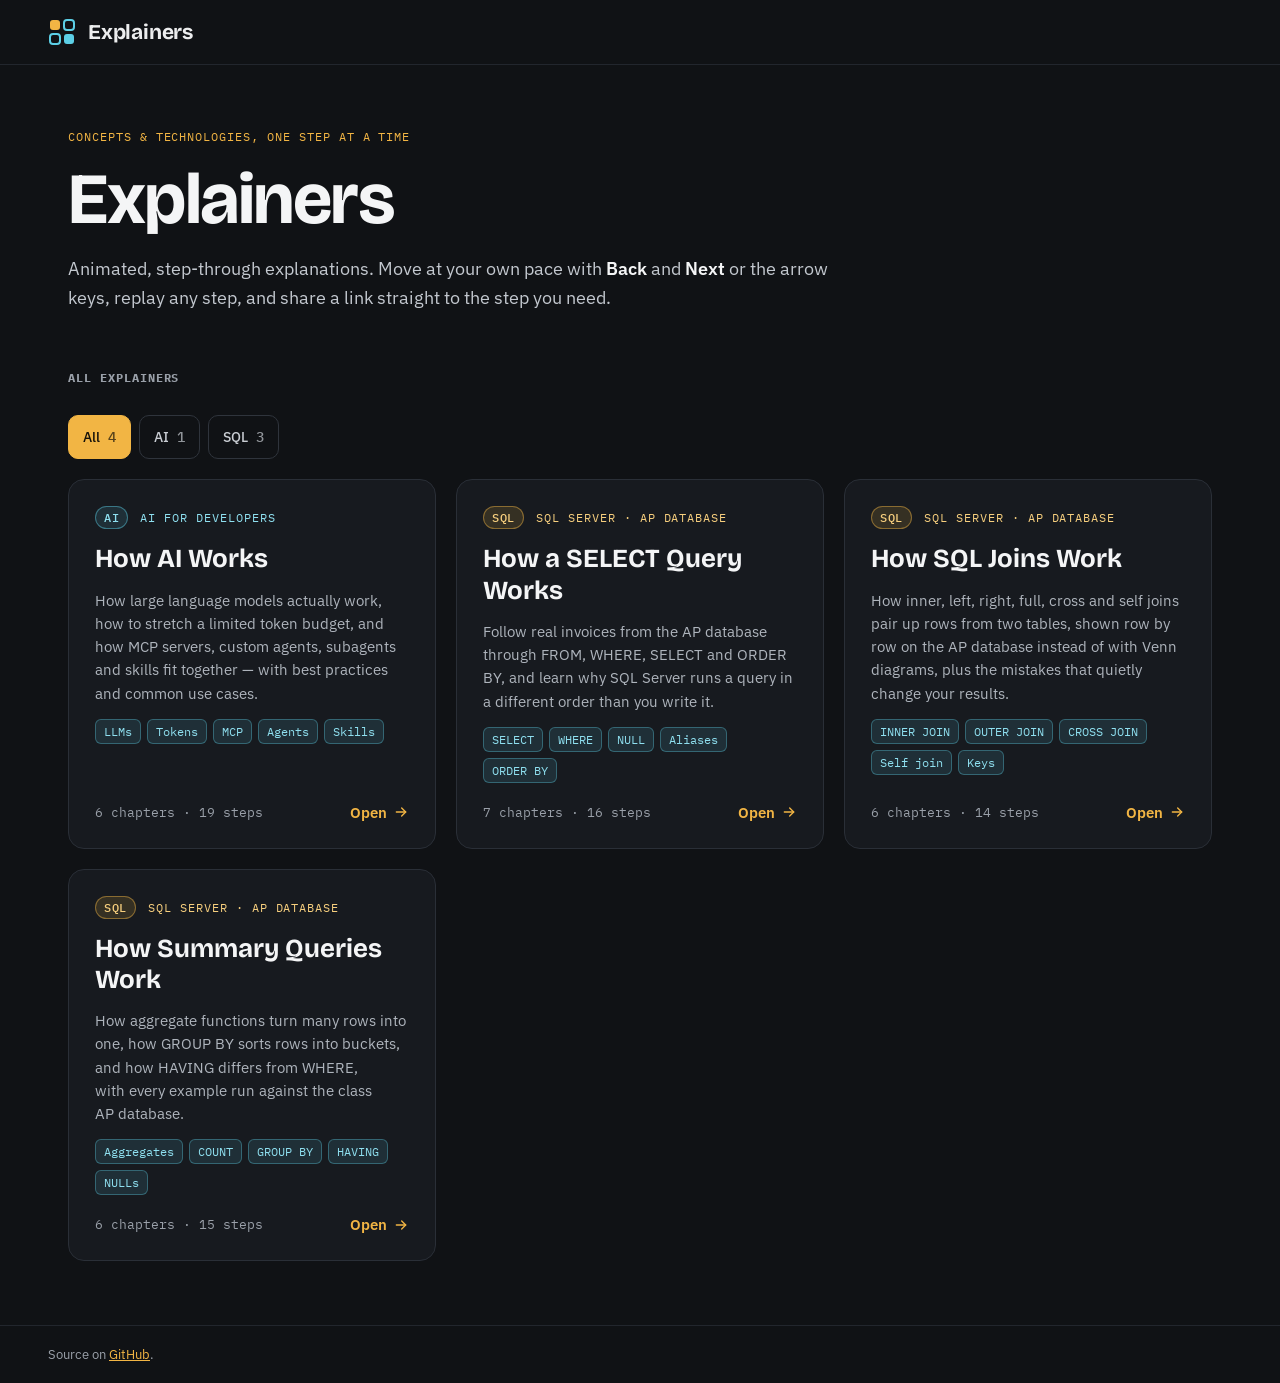
<file: index.html>
<!doctype html>
<html lang="en">
<head>
<meta charset="utf-8">
<meta name="viewport" content="width=device-width, initial-scale=1">
<title>Explainers</title>
<meta name="description" content="Step-through animated explainers for concepts and technologies.">
<link rel="preconnect" href="https://fonts.googleapis.com">
<link rel="preconnect" href="https://fonts.gstatic.com" crossorigin>
<link rel="stylesheet" href="https://fonts.googleapis.com/css2?family=Bricolage+Grotesque:opsz,wght@12..96,500;12..96,700&amp;family=IBM+Plex+Mono:wght@400;500&amp;family=IBM+Plex+Sans:wght@400;500;600&amp;display=swap">
<link rel="stylesheet" href="assets/explainer.css">
</head>
<body>
<div class="shell">

<header class="topbar">
<a class="brand" href="./">
<svg width="28" height="28" viewBox="0 0 28 28" aria-hidden="true" style="flex: 0 0 auto"><rect x="2" y="2" width="10" height="10" rx="3" fill="#F2B544"></rect><rect x="16" y="2" width="10" height="10" rx="3" fill="none" stroke="#5CCFE6" stroke-width="2"></rect><rect x="2" y="16" width="10" height="10" rx="3" fill="none" stroke="#5CCFE6" stroke-width="2"></rect><rect x="16" y="16" width="10" height="10" rx="3" fill="#5CCFE6"></rect></svg>
<span class="brand-name">Explainers</span>
</a>
</header>

<main class="stage" style="gap: 48px; padding-top: 64px">
<section class="hero rise">
<div class="lbl" style="color: #F2B544">Concepts &amp; technologies, one step at a time</div>
<h1 class="h2" style="font-size: clamp(40px, 6vw, 72px)">Explainers</h1>
<p class="p">Animated, step-through explanations. Move at your own pace with <b>Back</b> and <b>Next</b> or the arrow keys, replay any step, and share a link straight to the step you need.</p>
</section>

<section aria-labelledby="all-explainers" style="display: flex; flex-direction: column; gap: 20px">
<h2 id="all-explainers" class="lbl">All explainers</h2>

<!-- Topic filter (assets/catalog.js). Hidden until the script runs, so without JS every card shows.
     A topic with no explainers yet gets no button. Add a button here when you add a new topic. -->
<div class="filter" role="group" aria-label="Filter by topic" data-filter hidden>
<button type="button" class="tab" data-topic-filter="all" aria-pressed="true"><span data-label>All</span><span class="mono" style="opacity: 0.7" data-count></span></button>
<button type="button" class="tab" data-topic-filter="ai" aria-pressed="false"><span data-label>AI</span><span class="mono" style="opacity: 0.7" data-count></span></button>
<button type="button" class="tab" data-topic-filter="sql" aria-pressed="false"><span data-label>SQL</span><span class="mono" style="opacity: 0.7" data-count></span></button>
</div>
<p class="sr-only" aria-live="polite" data-filter-status></p>

<div class="catalog">

<!-- One card per explainer. Copy this <article> to add a new one; set data-topic and the badge to
     match a filter button above (topic-ai, topic-sql). -->
<article class="explainer-card rise" style="animation-delay: .1s" data-topic="ai">
<div class="card-head"><span class="topic topic-ai">AI</span><span class="lbl" style="color: #8FE0F0">AI for developers</span></div>
<h3 class="h3" style="font-size: 26px"><a href="how-ai-works/">How AI Works</a></h3>
<p class="small">How large language models actually work, how to stretch a limited token budget, and how MCP servers, custom agents, subagents and skills fit together — with best practices and common use cases.</p>
<div class="chips"><span class="chip">LLMs</span><span class="chip">Tokens</span><span class="chip">MCP</span><span class="chip">Agents</span><span class="chip">Skills</span></div>
<div class="card-foot"><span class="mono" style="font-size: 13px; color: #9AA0A9">6 chapters · 19 steps</span><span class="open" aria-hidden="true">Open <svg width="16" height="16" viewBox="0 0 24 24" fill="none" stroke="currentColor" stroke-width="2" stroke-linecap="round" stroke-linejoin="round"><path d="M5 12h14"></path><path d="M13 6l6 6-6 6"></path></svg></span></div>
</article>

<article class="explainer-card rise" style="animation-delay: .2s" data-topic="sql">
<div class="card-head"><span class="topic topic-sql">SQL</span><span class="lbl" style="color: #F7CF7E">SQL Server · AP database</span></div>
<h3 class="h3" style="font-size: 26px"><a href="sql-select-basics/">How a SELECT Query Works</a></h3>
<p class="small">Follow real invoices from the AP database through FROM, WHERE, SELECT and ORDER BY, and learn why SQL Server runs a query in a different order than you write it.</p>
<div class="chips"><span class="chip">SELECT</span><span class="chip">WHERE</span><span class="chip">NULL</span><span class="chip">Aliases</span><span class="chip">ORDER BY</span></div>
<div class="card-foot"><span class="mono" style="font-size: 13px; color: #9AA0A9">7 chapters · 16 steps</span><span class="open" aria-hidden="true">Open <svg width="16" height="16" viewBox="0 0 24 24" fill="none" stroke="currentColor" stroke-width="2" stroke-linecap="round" stroke-linejoin="round"><path d="M5 12h14"></path><path d="M13 6l6 6-6 6"></path></svg></span></div>
</article>

<article class="explainer-card rise" style="animation-delay: .3s" data-topic="sql">
<div class="card-head"><span class="topic topic-sql">SQL</span><span class="lbl" style="color: #F7CF7E">SQL Server · AP database</span></div>
<h3 class="h3" style="font-size: 26px"><a href="sql-joins/">How SQL Joins Work</a></h3>
<p class="small">How inner, left, right, full, cross and self joins pair up rows from two tables, shown row by row on the AP database instead of with Venn diagrams, plus the mistakes that quietly change your results.</p>
<div class="chips"><span class="chip">INNER JOIN</span><span class="chip">OUTER JOIN</span><span class="chip">CROSS JOIN</span><span class="chip">Self join</span><span class="chip">Keys</span></div>
<div class="card-foot"><span class="mono" style="font-size: 13px; color: #9AA0A9">6 chapters · 14 steps</span><span class="open" aria-hidden="true">Open <svg width="16" height="16" viewBox="0 0 24 24" fill="none" stroke="currentColor" stroke-width="2" stroke-linecap="round" stroke-linejoin="round"><path d="M5 12h14"></path><path d="M13 6l6 6-6 6"></path></svg></span></div>
</article>

<article class="explainer-card rise" style="animation-delay: .4s" data-topic="sql">
<div class="card-head"><span class="topic topic-sql">SQL</span><span class="lbl" style="color: #F7CF7E">SQL Server · AP database</span></div>
<h3 class="h3" style="font-size: 26px"><a href="sql-summary-queries/">How Summary Queries Work</a></h3>
<p class="small">How aggregate functions turn many rows into one, how GROUP BY sorts rows into buckets, and how HAVING differs from WHERE, with every example run against the class AP database.</p>
<div class="chips"><span class="chip">Aggregates</span><span class="chip">COUNT</span><span class="chip">GROUP BY</span><span class="chip">HAVING</span><span class="chip">NULLs</span></div>
<div class="card-foot"><span class="mono" style="font-size: 13px; color: #9AA0A9">6 chapters · 15 steps</span><span class="open" aria-hidden="true">Open <svg width="16" height="16" viewBox="0 0 24 24" fill="none" stroke="currentColor" stroke-width="2" stroke-linecap="round" stroke-linejoin="round"><path d="M5 12h14"></path><path d="M13 6l6 6-6 6"></path></svg></span></div>
</article>

</div>
</section>
</main>

<footer class="site-foot">Source on <a href="https://github.com/CPTC-CPW/Explainer-Videos">GitHub</a>.</footer>

</div>
<script src="assets/catalog.js"></script>
</body>
</html>
</file>
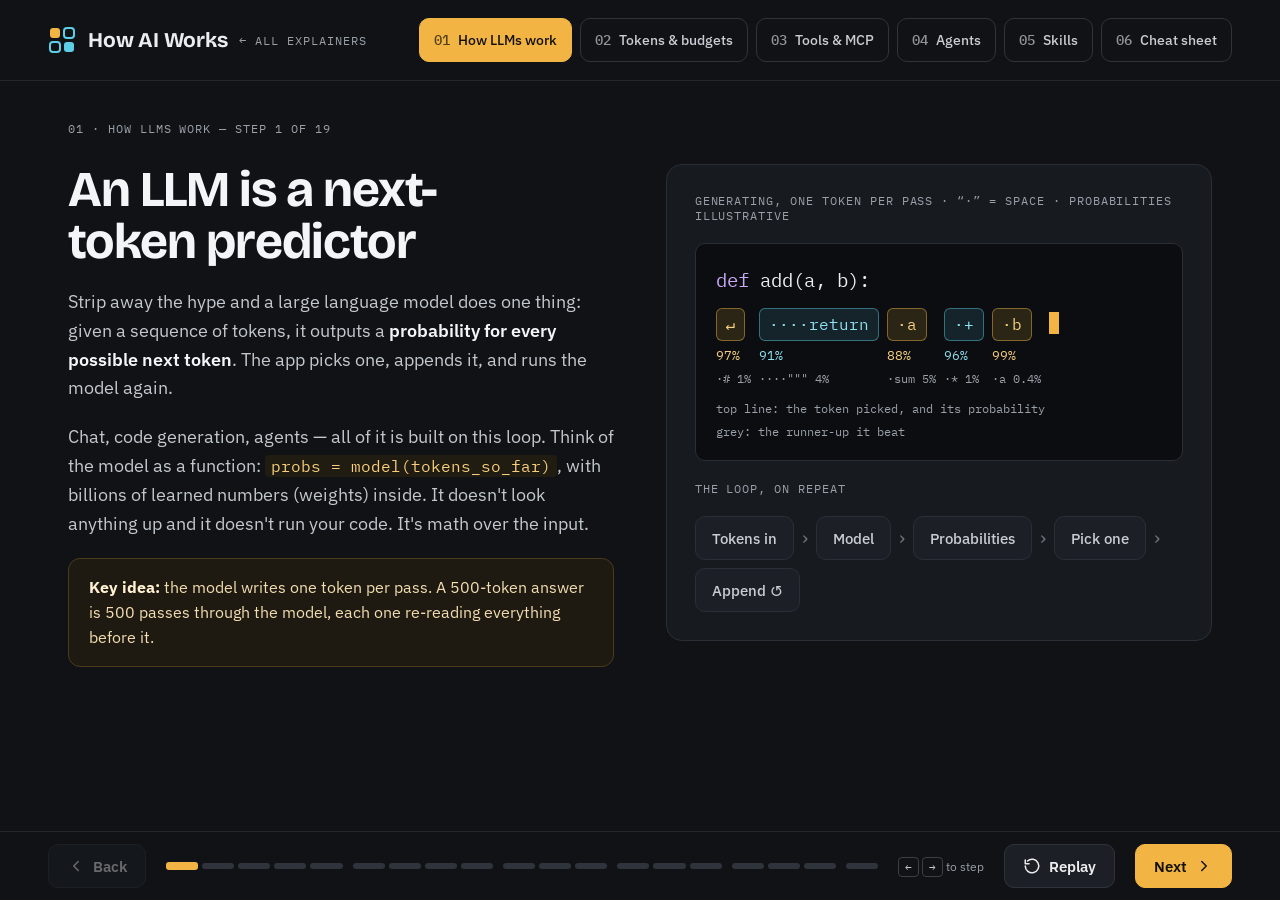
<file: how-ai-works/index.html>
<!doctype html>
<html lang="en">
<head>
<meta charset="utf-8">
<meta name="viewport" content="width=device-width, initial-scale=1">
<title>How AI Works · Explainers</title>
<meta name="description" content="A step-through animated explainer of how LLMs work, token budgets, MCP servers, custom agents, subagents and skills — for programming students.">
<link rel="preconnect" href="https://fonts.googleapis.com">
<link rel="preconnect" href="https://fonts.gstatic.com" crossorigin>
<link rel="stylesheet" href="https://fonts.googleapis.com/css2?family=Bricolage+Grotesque:opsz,wght@12..96,500;12..96,700&amp;family=IBM+Plex+Mono:wght@400;500&amp;family=IBM+Plex+Sans:wght@400;500;600&amp;display=swap">
<link rel="stylesheet" href="../assets/explainer.css">
<noscript><style>.step[hidden]{display:block;margin-bottom:64px}.controls,.chapters,.eyebrow{display:none}</style></noscript>
</head>
<body>
<a class="skip" href="#stage">Skip to content</a>
<div class="shell">

<header class="topbar">
<a class="brand" href="../" aria-label="All explainers">
<svg width="28" height="28" viewBox="0 0 28 28" aria-hidden="true" style="flex: 0 0 auto"><rect x="2" y="2" width="10" height="10" rx="3" fill="#F2B544"></rect><rect x="16" y="2" width="10" height="10" rx="3" fill="none" stroke="#5CCFE6" stroke-width="2"></rect><rect x="2" y="16" width="10" height="10" rx="3" fill="none" stroke="#5CCFE6" stroke-width="2"></rect><rect x="16" y="16" width="10" height="10" rx="3" fill="#5CCFE6"></rect></svg>
<span class="brand-name">How AI Works</span>
<span class="lbl">← all explainers</span>
</a>
<nav class="chapters" aria-label="Chapters" data-chapters></nav>
</header>

<main class="stage" id="stage" data-explainer>
<div class="lbl eyebrow" data-eyebrow aria-live="polite"></div>


<!-- 01 · The core loop -->
<section class="step" data-chapter="01" data-chapter-label="How LLMs work" data-title="The core loop" hidden>
<section class="split">
<div class="col rise">
<h2 class="h2">An LLM is a next-token predictor</h2>
<p class="p">Strip away the hype and a large language model does one thing: given a sequence of tokens, it outputs a <b>probability for every possible next token</b>. The app picks one, appends it, and runs the model again.</p>
<p class="p">Chat, code generation, agents — all of it is built on this loop. Think of the model as a function: <span class="ic">probs = model(tokens_so_far)</span>, with billions of learned numbers (weights) inside. It doesn't look anything up and it doesn't run your code. It's math over the input.</p>
<div class="key"><b>Key idea:</b> the model writes one token per pass. A 500-token answer is 500 passes through the model, each one re-reading everything before it.</div>
</div>
<div class="panel rise" style="animation-delay: .15s">
<div class="lbl">Generating, one token per pass · “·” = space · probabilities illustrative</div>
<div class="mono" style="font-size: 19px; line-height: 1.7; background: #0B0D10; border: 1px solid #2A2F37; border-radius: 10px; padding: 20px">
<div><span style="color: #C9A8F5">def</span> add(a, b):</div>
<div style="display: flex; flex-wrap: wrap; align-items: flex-start; gap: 10px 8px; margin-top: 12px">
<span class="pop" style="animation-delay: .6s; display: flex; flex-direction: column; align-items: flex-start; gap: 6px"><span class="tok tok-a">↵</span><span style="font-size: 13px; line-height: 1.35; color: #F7CF7E">97%</span><span style="font-size: 12px; line-height: 1.35; color: #9AA0A9">·# 1%</span></span>
<span class="pop" style="animation-delay: 1.2s; display: flex; flex-direction: column; align-items: flex-start; gap: 6px"><span class="tok tok-b">····return</span><span style="font-size: 13px; line-height: 1.35; color: #8FE0F0">91%</span><span style="font-size: 12px; line-height: 1.35; color: #9AA0A9">····""" 4%</span></span>
<span class="pop" style="animation-delay: 1.8s; display: flex; flex-direction: column; align-items: flex-start; gap: 6px"><span class="tok tok-a">·a</span><span style="font-size: 13px; line-height: 1.35; color: #F7CF7E">88%</span><span style="font-size: 12px; line-height: 1.35; color: #9AA0A9">·sum 5%</span></span>
<span class="pop" style="animation-delay: 2.4s; display: flex; flex-direction: column; align-items: flex-start; gap: 6px"><span class="tok tok-b">·+</span><span style="font-size: 13px; line-height: 1.35; color: #8FE0F0">96%</span><span style="font-size: 12px; line-height: 1.35; color: #9AA0A9">·* 1%</span></span>
<span class="pop" style="animation-delay: 3s; display: flex; flex-direction: column; align-items: flex-start; gap: 6px"><span class="tok tok-a">·b</span><span style="font-size: 13px; line-height: 1.35; color: #F7CF7E">99%</span><span style="font-size: 12px; line-height: 1.35; color: #9AA0A9">·a 0.4%</span></span>
<span class="caret" style="margin-top: 4px"></span>
</div>
<div style="display: flex; flex-wrap: wrap; gap: 6px 16px; margin-top: 14px; font-size: 12px; line-height: 1.4; color: #9AA0A9"><span>top line: the token picked, and its probability</span><span>grey: the runner-up it beat</span></div>
</div>
<div class="lbl">The loop, on repeat</div>
<div style="display: flex; flex-wrap: wrap; align-items: center; gap: 8px">
<div class="node cyc" style="animation-delay: 0s">Tokens in</div>
<span class="chev" aria-hidden="true">›</span>
<div class="node cyc" style="animation-delay: 1s">Model</div>
<span class="chev" aria-hidden="true">›</span>
<div class="node cyc" style="animation-delay: 2s">Probabilities</div>
<span class="chev" aria-hidden="true">›</span>
<div class="node cyc" style="animation-delay: 3s">Pick one</div>
<span class="chev" aria-hidden="true">›</span>
<div class="node cyc" style="animation-delay: 4s">Append ↺</div>
</div>
</div>
</section>
</section>

<!-- 02 · Tokens -->
<section class="step" data-chapter="01" data-chapter-label="How LLMs work" data-title="Tokens" hidden>
<section class="split">
<div class="col rise">
<h2 class="h2">Models read tokens, not words</h2>
<p class="p">Before the model sees anything, a <b>tokenizer</b> splits text into chunks from a fixed vocabulary — common words, word pieces, punctuation, whitespace runs. Each token becomes an integer ID, and that sequence of integers is the model's real input.</p>
<p class="p">Tokens are also the unit of <b>everything that matters to your budget</b>: price, rate limits, speed and the size of the context window are all counted in tokens.</p>
<p class="p">This is why models have famously miscounted the r's in <b>“strawberry”</b> — often answering two when there are three. The model never sees ten letters, just a few chunks like <span class="ic">str</span> <span class="ic">aw</span> <span class="ic">berry</span>, so spelling and letter-counting questions are surprisingly hard for it.</p>
<div class="key"><b>Rule of thumb:</b> about 4 characters of English ≈ 1 token, so 100 tokens ≈ 75 words. Code, long identifiers, deep indentation and non-English text usually cost more tokens per character. Exact splits depend on the model.</div>
</div>
<div class="panel rise" style="animation-delay: .15s">
<div class="lbl">Illustrative splits · every tokenizer differs</div>
<div style="display: flex; flex-direction: column; gap: 22px">
<div style="display: flex; flex-direction: column; gap: 10px">
<div class="mono" style="font-size: 15px; color: #9AA0A9">"Hello world"</div>
<div style="display: flex; flex-wrap: wrap; gap: 6px">
<span class="tok tok-a pop" style="animation-delay: .3s">Hello</span>
<span class="tok tok-b pop" style="animation-delay: .45s">·world</span>
<span class="mono" style="font-size: 14px; color: #9AA0A9; align-self: center; margin-left: 8px">2 tokens</span>
</div>
</div>
<div style="display: flex; flex-direction: column; gap: 10px">
<div class="mono" style="font-size: 15px; color: #9AA0A9">"unbelievably"</div>
<div style="display: flex; flex-wrap: wrap; gap: 6px">
<span class="tok tok-a pop" style="animation-delay: .8s">un</span>
<span class="tok tok-b pop" style="animation-delay: .95s">believ</span>
<span class="tok tok-a pop" style="animation-delay: 1.1s">ably</span>
<span class="mono" style="font-size: 14px; color: #9AA0A9; align-self: center; margin-left: 8px">3 tokens</span>
</div>
</div>
<div style="display: flex; flex-direction: column; gap: 10px">
<div class="mono" style="font-size: 15px; color: #9AA0A9">getUserById(42)</div>
<div style="display: flex; flex-wrap: wrap; gap: 6px">
<span class="tok tok-a pop" style="animation-delay: 1.4s">get</span>
<span class="tok tok-b pop" style="animation-delay: 1.5s">User</span>
<span class="tok tok-a pop" style="animation-delay: 1.6s">By</span>
<span class="tok tok-b pop" style="animation-delay: 1.7s">Id</span>
<span class="tok tok-a pop" style="animation-delay: 1.8s">(</span>
<span class="tok tok-b pop" style="animation-delay: 1.9s">42</span>
<span class="tok tok-a pop" style="animation-delay: 2s">)</span>
<span class="mono" style="font-size: 14px; color: #9AA0A9; align-self: center; margin-left: 8px">7 tokens</span>
</div>
</div>
<div style="display: flex; flex-direction: column; gap: 10px">
<div class="mono" style="font-size: 15px; color: #9AA0A9">"strawberry" — how many r's?</div>
<div style="display: flex; flex-wrap: wrap; gap: 6px">
<span class="tok tok-a pop" style="animation-delay: 2.3s">str</span>
<span class="tok tok-b pop" style="animation-delay: 2.4s">aw</span>
<span class="tok tok-a pop" style="animation-delay: 2.5s">berry</span>
<span class="mono" style="font-size: 14px; color: #9AA0A9; align-self: center; margin-left: 8px">3 tokens · the r's are hidden inside</span>
</div>
</div>
<div style="display: flex; flex-direction: column; gap: 10px">
<div class="lbl">What the model actually receives for getUserById(42)</div>
<div class="mono pop" style="animation-delay: 2.9s; font-size: 15px; color: #D6DAE0; background: #0B0D10; border: 1px solid #2A2F37; border-radius: 10px; padding: 14px 16px; overflow-x: auto; white-space: nowrap">[ 1093, 2742, 3923, 764, 7, 2983, 8 ]  <span style="color: #9AA0A9">← IDs illustrative</span></div>
</div>
</div>
</div>
</section>
</section>

<!-- 03 · Embeddings & attention -->
<section class="step" data-chapter="01" data-chapter-label="How LLMs work" data-title="Embeddings &amp; attention" hidden>
<section class="split">
<div class="col rise">
<h2 class="h2">Vectors, then attention</h2>
<p class="p">Each token ID is swapped for an <b>embedding</b>: a long vector of numbers (thousands of dimensions) learned during training, where similar meanings land near each other.</p>
<p class="p">Those vectors flow through a stack of <b>transformer layers</b>. In each layer, <b>attention</b> lets every token look back at every earlier token and pull in information from the ones that matter. That's how “it” knows it means “the server”.</p>
<div class="key"><b>Why you care:</b> the model can only attend to what's in its input. If the relevant file, error or decision isn't in the context, the model can't use it — and burying it under noise makes it harder to find.</div>
</div>
<div class="panel rise" style="animation-delay: .15s">
<div class="lbl">Token → vector</div>
<div class="mono" style="display: flex; flex-wrap: wrap; align-items: center; gap: 10px; font-size: 15px">
<span class="tok tok-b">·server</span>
<span class="chev" aria-hidden="true">→</span>
<span style="color: #D6DAE0; overflow-wrap: anywhere">[ 0.12, −0.83, 0.47, 0.05, … ]</span>
</div>
<div style="display: flex; flex-wrap: wrap; gap: 6px; padding-top: 4px">
<span class="tok tok-a">The</span><span class="tok tok-b">·server</span><span class="tok tok-a">·crashed</span><span class="tok tok-b">·because</span><span class="tok" style="background: #F2B544; color: #14110A; border: 1px solid #F2B544">·it</span><span class="tok tok-b">·ran</span><span class="tok tok-a">·out</span><span class="tok tok-b">·of</span><span class="tok tok-a">·memory</span>
</div>
<div class="lbl">Where “it” looks · illustrative weights from one attention head</div>
<div style="display: flex; flex-direction: column; gap: 10px">
<div class="row"><span class="mono" style="font-size: 14px">The</span><div class="track"><div class="fill grow" style="width: 4%; background: #5CCFE6; animation-delay: .4s"></div></div><span class="mono" style="font-size: 13px; color: #9AA0A9; text-align: right">4%</span></div>
<div class="row"><span class="mono" style="font-size: 14px; color: #F7CF7E">server</span><div class="track"><div class="fill grow" style="width: 58%; background: #F2B544; animation-delay: .5s"></div></div><span class="mono" style="font-size: 13px; color: #F7CF7E; text-align: right">58%</span></div>
<div class="row"><span class="mono" style="font-size: 14px">crashed</span><div class="track"><div class="fill grow" style="width: 16%; background: #5CCFE6; animation-delay: .6s"></div></div><span class="mono" style="font-size: 13px; color: #9AA0A9; text-align: right">16%</span></div>
<div class="row"><span class="mono" style="font-size: 14px">because</span><div class="track"><div class="fill grow" style="width: 5%; background: #5CCFE6; animation-delay: .7s"></div></div><span class="mono" style="font-size: 13px; color: #9AA0A9; text-align: right">5%</span></div>
<div class="row"><span class="mono" style="font-size: 14px">it (self)</span><div class="track"><div class="fill grow" style="width: 17%; background: #5CCFE6; animation-delay: .8s"></div></div><span class="mono" style="font-size: 13px; color: #9AA0A9; text-align: right">17%</span></div>
</div>
</div>
</section>
</section>

<!-- 04 · Sampling -->
<section class="step" data-chapter="01" data-chapter-label="How LLMs work" data-title="Picking the next token" hidden>
<section class="split">
<div class="col rise">
<h2 class="h2">Picking the next token</h2>
<p class="p">The last layer scores every token in the vocabulary, and those scores become a probability distribution. The app then <b>samples</b> one token from it.</p>
<p class="p"><b>Temperature</b> controls how adventurous that pick is. Near 0, the top token wins almost every time — more repeatable, good for code and extraction. Higher values flatten the odds — more variety, more surprises, more mistakes.</p>
<div class="key"><b>Consequence:</b> the model is optimised to be <i>plausible</i>, not verified. A confident-sounding API that doesn't exist is just a high-probability sequence. Always run and test what it writes.</div>
</div>
<div class="panel rise" style="animation-delay: .15s">
<div class="lbl">Prompt so far</div>
<div class="mono" style="font-size: 18px; color: #D6DAE0; background: #0B0D10; border: 1px solid #2A2F37; border-radius: 10px; padding: 16px 18px">const total = items.<span class="caret" style="vertical-align: middle"></span></div>
<div class="lbl">Next-token probabilities · illustrative</div>
<div style="display: flex; flex-direction: column; gap: 10px">
<div class="row"><span class="mono" style="font-size: 14px; color: #F7CF7E">reduce</span><div class="track"><div class="fill grow" style="width: 46%; background: #F2B544; animation-delay: .3s"></div></div><span class="mono" style="font-size: 13px; color: #F7CF7E; text-align: right">46%</span></div>
<div class="row"><span class="mono" style="font-size: 14px">map</span><div class="track"><div class="fill grow" style="width: 21%; background: #5CCFE6; animation-delay: .4s"></div></div><span class="mono" style="font-size: 13px; color: #9AA0A9; text-align: right">21%</span></div>
<div class="row"><span class="mono" style="font-size: 14px">length</span><div class="track"><div class="fill grow" style="width: 14%; background: #5CCFE6; animation-delay: .5s"></div></div><span class="mono" style="font-size: 13px; color: #9AA0A9; text-align: right">14%</span></div>
<div class="row"><span class="mono" style="font-size: 14px">filter</span><div class="track"><div class="fill grow" style="width: 9%; background: #5CCFE6; animation-delay: .6s"></div></div><span class="mono" style="font-size: 13px; color: #9AA0A9; text-align: right">9%</span></div>
<div class="row"><span class="mono" style="font-size: 14px">forEach</span><div class="track"><div class="fill grow" style="width: 6%; background: #5CCFE6; animation-delay: .7s"></div></div><span class="mono" style="font-size: 13px; color: #9AA0A9; text-align: right">6%</span></div>
<div class="row"><span class="mono" style="font-size: 14px">…others</span><div class="track"><div class="fill grow" style="width: 4%; background: #4A515B; animation-delay: .8s"></div></div><span class="mono" style="font-size: 13px; color: #9AA0A9; text-align: right">4%</span></div>
</div>
<div style="display: grid; grid-template-columns: repeat(auto-fit, minmax(min(200px, 100%), 1fr)); gap: 12px">
<div class="card pop" style="animation-delay: 1.3s"><span class="lbl">temperature ≈ 0</span><span class="small"><b>reduce</b>, nearly every run</span></div>
<div class="card pop" style="animation-delay: 1.5s"><span class="lbl">temperature ≈ 1</span><span class="small">usually <b>reduce</b>, sometimes <b>map</b> or <b>filter</b></span></div>
</div>
</div>
</section>
</section>

<!-- 05 · Stateless & context window -->
<section class="step" data-chapter="01" data-chapter-label="How LLMs work" data-title="Stateless &amp; the context window" hidden>
<section class="split">
<div class="col rise">
<h2 class="h2">No memory — just a context window</h2>
<p class="p">The model keeps nothing between calls. A chat only <i>seems</i> to remember because the app <b>re-sends the whole conversation every turn</b>: system prompt, every message, every file and tool result so far.</p>
<p class="p">All of it has to fit in the <b>context window</b>, a hard limit counted in tokens. When it fills up, older material must be dropped or summarised — and answers often get worse well before the limit, as the details that matter get buried.</p>
<p class="p">It also means <b>big context is expensive context</b>. Paste a whole file, a long log or a large data dump and you don't pay for it once — it's re-sent as input on every turn after that. A single 2,000-line log can easily be tens of thousands of tokens, multiplied by every message that follows.</p>
<div class="key"><b>Key idea:</b> every turn is a brand-new request carrying everything before it. That single fact explains most of the token advice in the next chapter.</div>
</div>
<div class="panel rise" style="animation-delay: .15s">
<div class="lbl">What actually gets sent</div>
<div style="display: grid; grid-template-columns: repeat(3, minmax(0, 1fr)); gap: 14px; align-items: end">
<div style="display: flex; flex-direction: column; gap: 6px">
<div class="mono pop" style="animation-delay: .3s; font-size: 13px; padding: 8px; border-radius: 6px; background: #2A2F37; color: #D6DAE0">system</div>
<div class="mono pop" style="animation-delay: .4s; font-size: 13px; padding: 8px; border-radius: 6px; background: #3A2F15; color: #F7CF7E">you · 1</div>
<div class="lbl" style="padding-top: 8px">Request 1</div>
<div class="track"><div class="fill grow" style="width: 12%; background: #F2B544; animation-delay: .6s"></div></div>
</div>
<div style="display: flex; flex-direction: column; gap: 6px">
<div class="mono pop" style="animation-delay: 1s; font-size: 13px; padding: 8px; border-radius: 6px; background: #2A2F37; color: #D6DAE0">system</div>
<div class="mono pop" style="animation-delay: 1.1s; font-size: 13px; padding: 8px; border-radius: 6px; background: #3A2F15; color: #F7CF7E">you · 1</div>
<div class="mono pop" style="animation-delay: 1.2s; font-size: 13px; padding: 8px; border-radius: 6px; background: #14343B; color: #8FE0F0">ai · 1</div>
<div class="mono pop" style="animation-delay: 1.3s; font-size: 13px; padding: 8px; border-radius: 6px; background: #3A2F15; color: #F7CF7E">you · 2</div>
<div class="lbl" style="padding-top: 8px">Request 2</div>
<div class="track"><div class="fill grow" style="width: 30%; background: #F2B544; animation-delay: 1.5s"></div></div>
</div>
<div style="display: flex; flex-direction: column; gap: 6px">
<div class="mono pop" style="animation-delay: 1.9s; font-size: 13px; padding: 8px; border-radius: 6px; background: #2A2F37; color: #D6DAE0">system</div>
<div class="mono pop" style="animation-delay: 2s; font-size: 13px; padding: 8px; border-radius: 6px; background: #3A2F15; color: #F7CF7E">you · 1</div>
<div class="mono pop" style="animation-delay: 2.1s; font-size: 13px; padding: 8px; border-radius: 6px; background: #14343B; color: #8FE0F0">ai · 1</div>
<div class="mono pop" style="animation-delay: 2.2s; font-size: 13px; padding: 8px; border-radius: 6px; background: #3A2F15; color: #F7CF7E">you · 2</div>
<div class="mono pop" style="animation-delay: 2.3s; font-size: 13px; padding: 8px; border-radius: 6px; background: #14343B; color: #8FE0F0">ai · 2</div>
<div class="mono pop" style="animation-delay: 2.4s; font-size: 13px; padding: 8px; border-radius: 6px; background: #3A2F15; color: #F7CF7E">you · 3</div>
<div class="lbl" style="padding-top: 8px">Request 3</div>
<div class="track"><div class="fill grow" style="width: 52%; background: #F2B544; animation-delay: 2.6s"></div></div>
</div>
</div>
<p class="small">Bars: share of the context window used. Same chat, three separate requests — each one longer than the last. Anything large you add early is carried in every request after it.</p>
</div>
</section>
</section>

<!-- 06 · What you pay for -->
<section class="step" data-chapter="02" data-chapter-label="Tokens &amp; budgets" data-title="What you pay for" hidden>
<section class="split">
<div class="col rise">
<h2 class="h2">What you actually pay for</h2>
<p class="p">Every request is billed as <b>input tokens</b> (everything sent) plus <b>output tokens</b> (everything generated). Output tokens usually cost several times more per token than input, and they are produced one pass at a time — so long answers are expensive <i>and</i> slow.</p>
<p class="p">In a coding assistant, the part you typed is often the smallest slice. Instructions, tool definitions, conversation history and file contents ride along on every request.</p>
<div class="key"><b>Check your tool:</b> most assistants can show token usage or context fill (in Claude Code, <span class="ic">/context</span> and <span class="ic">/cost</span>). Look before you guess.</div>
</div>
<div class="panel rise" style="animation-delay: .15s">
<div class="lbl">Anatomy of one coding-agent request · proportions illustrative</div>
<div style="display: flex; gap: 3px; height: 56px; border-radius: 10px; overflow: hidden">
<div class="grow" style="flex: 8 1 0; background: #5B6470; animation-delay: .2s"></div>
<div class="grow" style="flex: 14 1 0; background: #2F7F93; animation-delay: .35s"></div>
<div class="grow" style="flex: 32 1 0; background: #1E4D5A; animation-delay: .5s"></div>
<div class="grow" style="flex: 30 1 0; background: #7A5A20; animation-delay: .65s"></div>
<div class="grow" style="flex: 3 1 0; background: #F2B544; animation-delay: .8s"></div>
<div style="flex: 0 0 10px; background: #101215"></div>
<div class="grow" style="flex: 13 1 0; background: repeating-linear-gradient(135deg, #5CCFE6 0 6px, #2F7F93 6px 12px); animation-delay: 1s"></div>
</div>
<div style="display: grid; grid-template-columns: repeat(auto-fit, minmax(min(240px, 100%), 1fr)); gap: 14px 20px">
<div class="li pop" style="animation-delay: .3s"><span style="flex: 0 0 14px; height: 14px; border-radius: 3px; margin-top: 5px; background: #5B6470"></span><span><b>System prompt &amp; rules</b> — the app's instructions plus your CLAUDE.md / rules files</span></div>
<div class="li pop" style="animation-delay: .45s"><span style="flex: 0 0 14px; height: 14px; border-radius: 3px; margin-top: 5px; background: #2F7F93"></span><span><b>Tool definitions</b> — every built-in and MCP tool's name, description and schema</span></div>
<div class="li pop" style="animation-delay: .6s"><span style="flex: 0 0 14px; height: 14px; border-radius: 3px; margin-top: 5px; background: #1E4D5A; border: 1px solid #5CCFE6; box-sizing: border-box"></span><span><b>Conversation history</b> — every earlier message, re-sent</span></div>
<div class="li pop" style="animation-delay: .75s"><span style="flex: 0 0 14px; height: 14px; border-radius: 3px; margin-top: 5px; background: #7A5A20"></span><span><b>Files &amp; tool results</b> — code read, command output, logs</span></div>
<div class="li pop" style="animation-delay: .9s"><span style="flex: 0 0 14px; height: 14px; border-radius: 3px; margin-top: 5px; background: #F2B544"></span><span><b>Your message</b> — often the smallest part</span></div>
<div class="li pop" style="animation-delay: 1.05s"><span style="flex: 0 0 14px; height: 14px; border-radius: 3px; margin-top: 5px; background: repeating-linear-gradient(135deg, #5CCFE6 0 3px, #2F7F93 3px 6px)"></span><span><b>Output</b> — billed separately, at a higher rate per token</span></div>
</div>
</div>
</section>
</section>

<!-- 07 · Long chats compound -->
<section class="step" data-chapter="02" data-chapter-label="Tokens &amp; budgets" data-title="Long chats compound" hidden>
<section class="split">
<div class="col rise">
<h2 class="h2">Long chats compound</h2>
<p class="p">Because history is re-sent, turn 30 of a conversation pays again for turns 1 to 29. The cost of each turn grows with the chat, so the <b>total cost grows much faster than the number of turns</b>.</p>
<p class="p">Long, wandering sessions are also worse at the work: stale plans, abandoned approaches and old file versions compete for the model's attention with what's true now.</p>
<div class="key"><b>Habit:</b> one task, one session. When you switch tasks, clear or start fresh (in Claude Code, <span class="ic">/clear</span>). If you must continue, summarise first (<span class="ic">/compact</span>).</div>
</div>
<div class="panel rise" style="animation-delay: .15s">
<div class="lbl">Input tokens per turn · same ten turns of work · illustrative</div>
<div style="display: grid; grid-template-columns: repeat(auto-fit, minmax(min(220px, 100%), 1fr)); gap: 28px">
<div style="display: flex; flex-direction: column; gap: 12px">
<div style="display: flex; align-items: flex-end; gap: 6px; height: 170px; border-bottom: 1px solid #3A3F47">
<div class="growy" style="flex: 1 1 0; height: 16px; background: #E07A5F; border-radius: 3px 3px 0 0; animation-delay: .2s"></div>
<div class="growy" style="flex: 1 1 0; height: 32px; background: #E07A5F; border-radius: 3px 3px 0 0; animation-delay: .28s"></div>
<div class="growy" style="flex: 1 1 0; height: 48px; background: #E07A5F; border-radius: 3px 3px 0 0; animation-delay: .36s"></div>
<div class="growy" style="flex: 1 1 0; height: 64px; background: #E07A5F; border-radius: 3px 3px 0 0; animation-delay: .44s"></div>
<div class="growy" style="flex: 1 1 0; height: 80px; background: #E07A5F; border-radius: 3px 3px 0 0; animation-delay: .52s"></div>
<div class="growy" style="flex: 1 1 0; height: 96px; background: #E07A5F; border-radius: 3px 3px 0 0; animation-delay: .6s"></div>
<div class="growy" style="flex: 1 1 0; height: 112px; background: #E07A5F; border-radius: 3px 3px 0 0; animation-delay: .68s"></div>
<div class="growy" style="flex: 1 1 0; height: 128px; background: #E07A5F; border-radius: 3px 3px 0 0; animation-delay: .76s"></div>
<div class="growy" style="flex: 1 1 0; height: 144px; background: #E07A5F; border-radius: 3px 3px 0 0; animation-delay: .84s"></div>
<div class="growy" style="flex: 1 1 0; height: 160px; background: #E07A5F; border-radius: 3px 3px 0 0; animation-delay: .92s"></div>
</div>
<div class="h3" style="font-size: 18px">One endless session</div>
<p class="small">Total sent: <b>55 units</b></p>
</div>
<div style="display: flex; flex-direction: column; gap: 12px">
<div style="display: flex; align-items: flex-end; gap: 6px; height: 170px; border-bottom: 1px solid #3A3F47">
<div class="growy" style="flex: 1 1 0; height: 16px; background: #5CCFE6; border-radius: 3px 3px 0 0; animation-delay: 1.1s"></div>
<div class="growy" style="flex: 1 1 0; height: 32px; background: #5CCFE6; border-radius: 3px 3px 0 0; animation-delay: 1.18s"></div>
<div class="growy" style="flex: 1 1 0; height: 48px; background: #5CCFE6; border-radius: 3px 3px 0 0; animation-delay: 1.26s"></div>
<div class="growy" style="flex: 1 1 0; height: 16px; background: #5CCFE6; border-radius: 3px 3px 0 0; animation-delay: 1.34s"></div>
<div class="growy" style="flex: 1 1 0; height: 32px; background: #5CCFE6; border-radius: 3px 3px 0 0; animation-delay: 1.42s"></div>
<div class="growy" style="flex: 1 1 0; height: 48px; background: #5CCFE6; border-radius: 3px 3px 0 0; animation-delay: 1.5s"></div>
<div class="growy" style="flex: 1 1 0; height: 16px; background: #5CCFE6; border-radius: 3px 3px 0 0; animation-delay: 1.58s"></div>
<div class="growy" style="flex: 1 1 0; height: 32px; background: #5CCFE6; border-radius: 3px 3px 0 0; animation-delay: 1.66s"></div>
<div class="growy" style="flex: 1 1 0; height: 48px; background: #5CCFE6; border-radius: 3px 3px 0 0; animation-delay: 1.74s"></div>
<div class="growy" style="flex: 1 1 0; height: 16px; background: #5CCFE6; border-radius: 3px 3px 0 0; animation-delay: 1.82s"></div>
</div>
<div class="h3" style="font-size: 18px">Fresh session per task</div>
<p class="small">Total sent: <b>19 units</b> — about a third</p>
</div>
</div>
<p class="small">Model: each turn adds one unit of new content; the work splits into independent tasks of up to three turns. Real numbers vary, but the shape doesn't.</p>
</div>
</section>
</section>

<!-- 08 · Lean prompts -->
<section class="step" data-chapter="02" data-chapter-label="Tokens &amp; budgets" data-title="Point, don’t paste" hidden>
<section style="display: flex; flex-direction: column; gap: 28px">
<div class="col rise" style="max-width: 820px">
<h2 class="h2">Point, don't paste</h2>
<p class="p">The cheapest token is the one you never send. A precise request costs less <b>and</b> gets a better answer, because the model isn't hunting for the signal in a pile of noise.</p>
</div>
<div style="display: grid; grid-template-columns: repeat(auto-fit, minmax(min(420px, 100%), 1fr)); gap: 20px">
<div class="panel rise" style="animation-delay: .15s">
<div style="display: flex; align-items: center; justify-content: space-between; gap: 12px"><span class="lbl" style="color: #F0A08A">Wasteful</span><span class="mono" style="font-size: 13px; color: #9AA0A9">input size</span></div>
<div class="track" style="height: 16px"><div class="fill grow" style="width: 96%; background: #E07A5F; animation-delay: .5s"></div></div>
<pre class="code" style="white-space: pre-wrap">Here's my project. [pastes 14 files]
And the log: [pastes 3,000 lines]
Something's broken in checkout. Fix it
and show me all the updated files.</pre>
<ul class="list">
<li class="li"><span class="dot" style="background: #E07A5F"></span><span>Whole files the model doesn't need</span></li>
<li class="li"><span class="dot" style="background: #E07A5F"></span><span>A full log for a single error</span></li>
<li class="li"><span class="dot" style="background: #E07A5F"></span><span>No symptom, no location, no way to verify</span></li>
<li class="li"><span class="dot" style="background: #E07A5F"></span><span>“Show all files” multiplies expensive output</span></li>
</ul>
</div>
<div class="panel rise" style="animation-delay: .3s">
<div style="display: flex; align-items: center; justify-content: space-between; gap: 12px"><span class="lbl" style="color: #8FE0F0">Lean</span><span class="mono" style="font-size: 13px; color: #9AA0A9">input size</span></div>
<div class="track" style="height: 16px"><div class="fill grow" style="width: 14%; background: #5CCFE6; animation-delay: .7s"></div></div>
<pre class="code" style="white-space: pre-wrap">In src/cart/total.ts, calculateTotal()
returns NaN when items is empty.
Failing test: cart.test.ts:42
Error (relevant lines only): [8 lines]
Suggest a minimal fix as a diff.</pre>
<ul class="list">
<li class="li"><span class="dot dot-b"></span><span>Names the file and function — the agent reads just that</span></li>
<li class="li"><span class="dot dot-b"></span><span>States the symptom and how to reproduce it</span></li>
<li class="li"><span class="dot dot-b"></span><span>Only the error lines that matter</span></li>
<li class="li"><span class="dot dot-b"></span><span>Asks for a diff: small output, easy to review</span></li>
</ul>
</div>
</div>
</section>
</section>

<!-- 09 · Token-saving habits -->
<section class="step" data-chapter="02" data-chapter-label="Tokens &amp; budgets" data-title="Token-saving habits" hidden>
<section style="display: flex; flex-direction: column; gap: 28px">
<div class="col rise" style="max-width: 820px">
<h2 class="h2">Eight habits for a limited budget</h2>
<p class="p">None of these make you slower. Most of them make the answers better too.</p>
</div>
<div style="display: grid; grid-template-columns: repeat(auto-fit, minmax(min(260px, 100%), 1fr)); gap: 16px">
<div class="card rise" style="animation-delay: .1s"><span class="mono" style="font-size: 13px; color: #F2B544">01</span><span class="h3" style="font-size: 18px">One task, one session</span><span class="small">Clear or start fresh when you switch tasks. Old context is paid for on every turn.</span></div>
<div class="card rise" style="animation-delay: .18s"><span class="mono" style="font-size: 13px; color: #F2B544">02</span><span class="h3" style="font-size: 18px">Point, don't paste</span><span class="small">Give file paths, function names and line numbers. Paste only the log lines that matter.</span></div>
<div class="card rise" style="animation-delay: .26s"><span class="mono" style="font-size: 13px; color: #F2B544">03</span><span class="h3" style="font-size: 18px">Ask for diffs, not files</span><span class="small">Output is the expensive side. “Only the changed lines” and “be brief” both save real money.</span></div>
<div class="card rise" style="animation-delay: .34s"><span class="mono" style="font-size: 13px; color: #F2B544">04</span><span class="h3" style="font-size: 18px">Compact long sessions</span><span class="small">When you must continue, summarise the state into a short note and carry on from that.</span></div>
<div class="card rise" style="animation-delay: .42s"><span class="mono" style="font-size: 13px; color: #F2B544">05</span><span class="h3" style="font-size: 18px">Right-size the model</span><span class="small">Small, fast models for renames, boilerplate and search. Large models for design and hard bugs.</span></div>
<div class="card rise" style="animation-delay: .5s"><span class="mono" style="font-size: 13px; color: #F2B544">06</span><span class="h3" style="font-size: 18px">Keep always-on context lean</span><span class="small">Short CLAUDE.md / rules files. Disconnect MCP servers you aren't using in this project.</span></div>
<div class="card rise" style="animation-delay: .58s"><span class="mono" style="font-size: 13px; color: #F2B544">07</span><span class="h3" style="font-size: 18px">Let caching work</span><span class="small">Prompt caching discounts a repeated prefix. Keep stable content (instructions, docs) first and unchanged.</span></div>
<div class="card rise" style="animation-delay: .66s"><span class="mono" style="font-size: 13px; color: #F2B544">08</span><span class="h3" style="font-size: 18px">Stop runaway loops</span><span class="small">If an agent keeps retrying the same failing fix, interrupt, add the missing fact, re-scope.</span></div>
</div>
</section>
</section>

<!-- 10 · Tool use -->
<section class="step" data-chapter="03" data-chapter-label="Tools &amp; MCP" data-title="Tool use" hidden>
<section class="split">
<div class="col rise">
<h2 class="h2">Tool use: how a text model gets hands</h2>
<p class="p">A model can only produce text. <b>Tool use</b> works by describing tools to it — a name, a description and a JSON schema for the inputs. The model can then reply with a <b>structured tool call</b> instead of prose.</p>
<p class="p">Your application (the <b>host</b>) runs the call, then sends the result back as part of the next request. The model never executes anything itself; the host decides what actually happens.</p>
<div class="key"><b>Budget note:</b> tool definitions are part of the input on every request, and every tool result lands in the context. More tools and bigger results mean more tokens.</div>
</div>
<div class="panel rise" style="animation-delay: .15s">
<div class="lbl">One round trip</div>
<div style="display: flex; flex-direction: column; gap: 12px">
<div class="pop" style="animation-delay: .3s; display: grid; grid-template-columns: 96px minmax(0, 1fr); gap: 14px; align-items: start"><span class="lbl" style="padding-top: 12px; color: #F7CF7E">1 · You</span><div class="card" style="padding: 12px 14px"><span class="small">Which version of React does this project use?</span></div></div>
<div class="pop" style="animation-delay: .9s; display: grid; grid-template-columns: 96px minmax(0, 1fr); gap: 14px; align-items: start"><span class="lbl" style="padding-top: 12px; color: #8FE0F0">2 · Model</span><pre class="code" style="padding: 12px 14px; font-size: 13px">tool_use: read_file
input: { "path": "package.json" }</pre></div>
<div class="pop" style="animation-delay: 1.5s; display: grid; grid-template-columns: 96px minmax(0, 1fr); gap: 14px; align-items: start"><span class="lbl" style="padding-top: 12px">3 · Host</span><div class="card" style="padding: 12px 14px"><span class="small">Checks permissions, runs <span class="ic">read_file</span> on your machine</span></div></div>
<div class="pop" style="animation-delay: 2.1s; display: grid; grid-template-columns: 96px minmax(0, 1fr); gap: 14px; align-items: start"><span class="lbl" style="padding-top: 12px">4 · Host</span><pre class="code" style="padding: 12px 14px; font-size: 13px">tool_result:
"dependencies": { "react": "^18.3.1", … }</pre></div>
<div class="pop" style="animation-delay: 2.7s; display: grid; grid-template-columns: 96px minmax(0, 1fr); gap: 14px; align-items: start"><span class="lbl" style="padding-top: 12px; color: #8FE0F0">5 · Model</span><div class="card" style="padding: 12px 14px"><span class="small">This project uses React 18 (^18.3.1).</span></div></div>
</div>
</div>
</section>
</section>

<!-- 11 · What MCP is -->
<section class="step" data-chapter="03" data-chapter-label="Tools &amp; MCP" data-title="What MCP is" hidden>
<section class="split">
<div class="col rise">
<h2 class="h2">MCP: one standard plug for tools</h2>
<p class="p">The <b>Model Context Protocol</b> is an open standard for connecting AI apps to outside systems. Instead of every app writing a custom integration for every service, a service ships one <b>MCP server</b> and any MCP-capable host can use it — like USB for AI tools.</p>
<p class="p">A server can expose three kinds of things:</p>
<ul class="list">
<li class="li"><span class="dot"></span><span><b>Tools</b> — actions the model can call: <span class="ic">create_issue</span>, <span class="ic">query</span></span></li>
<li class="li"><span class="dot"></span><span><b>Resources</b> — data the app can read into context: files, schemas, records</span></li>
<li class="li"><span class="dot"></span><span><b>Prompts</b> — reusable templates the server offers to the user</span></li>
</ul>
<p class="small">Servers run locally as a subprocess (stdio) or remotely over HTTP. The host's MCP client speaks JSON-RPC to each one.</p>
</div>
<div class="panel rise" style="animation-delay: .15s">
<div class="lbl">Host ⇄ servers</div>
<div style="display: flex; flex-wrap: wrap; align-items: stretch; gap: 0">
<div style="flex: 1 1 180px; display: flex; flex-direction: column; justify-content: center; gap: 10px; padding: 18px; border-radius: 12px; border: 1px solid #F2B544; background: #1E1A12; box-sizing: border-box">
<span class="lbl" style="color: #F7CF7E">Host app</span>
<span class="h3" style="font-size: 18px">Claude Code, an IDE, a chat app</span>
<span class="node" style="min-height: 36px; font-size: 14px">LLM</span>
<span class="node" style="min-height: 36px; font-size: 14px; border-color: #5CCFE6; color: #8FE0F0">MCP client</span>
</div>
<div style="flex: 2 1 260px; display: flex; flex-direction: column; gap: 10px; min-width: 0">
<div class="pop" style="animation-delay: .3s; display: flex; align-items: center; gap: 0"><div class="wire" style="flex: 0 0 56px"></div><div class="card" style="flex: 1 1 auto; padding: 10px 14px; gap: 2px"><b style="font-size: 15px">GitHub</b><span class="mono" style="font-size: 12px; color: #9AA0A9">list_prs · create_issue</span></div></div>
<div class="pop" style="animation-delay: .45s; display: flex; align-items: center; gap: 0"><div class="wire" style="flex: 0 0 56px"></div><div class="card" style="flex: 1 1 auto; padding: 10px 14px; gap: 2px"><b style="font-size: 15px">Postgres</b><span class="mono" style="font-size: 12px; color: #9AA0A9">list_tables · query</span></div></div>
<div class="pop" style="animation-delay: .6s; display: flex; align-items: center; gap: 0"><div class="wire" style="flex: 0 0 56px"></div><div class="card" style="flex: 1 1 auto; padding: 10px 14px; gap: 2px"><b style="font-size: 15px">Playwright (browser)</b><span class="mono" style="font-size: 12px; color: #9AA0A9">navigate · click · screenshot</span></div></div>
<div class="pop" style="animation-delay: .75s; display: flex; align-items: center; gap: 0"><div class="wire" style="flex: 0 0 56px"></div><div class="card" style="flex: 1 1 auto; padding: 10px 14px; gap: 2px"><b style="font-size: 15px">Sentry</b><span class="mono" style="font-size: 12px; color: #9AA0A9">get_issue · search_events</span></div></div>
<div class="pop" style="animation-delay: .9s; display: flex; align-items: center; gap: 0"><div class="wire" style="flex: 0 0 56px"></div><div class="card" style="flex: 1 1 auto; padding: 10px 14px; gap: 2px; border-style: dashed"><b style="font-size: 15px">Your own server</b><span class="mono" style="font-size: 12px; color: #9AA0A9">wrap any internal API</span></div></div>
</div>
</div>
<p class="small">Server names are examples; tool names are representative. Check each server's docs for its real tool list.</p>
</div>
</section>
</section>

<!-- 12 · MCP in practice -->
<section class="step" data-chapter="03" data-chapter-label="Tools &amp; MCP" data-title="MCP in practice" hidden>
<section style="display: flex; flex-direction: column; gap: 28px">
<div class="col rise" style="max-width: 820px">
<h2 class="h2">MCP in practice</h2>
<p class="p">Reach for MCP when the model needs <b>live data or actions in another system</b>. If a command-line tool already does the job (<span class="ic">git</span>, <span class="ic">gh</span>, <span class="ic">psql</span>), the agent can often just run it — no server needed.</p>
</div>
<div class="split">
<div class="panel rise" style="animation-delay: .1s">
<span class="lbl" style="color: #8FE0F0">Common use cases</span>
<ul class="list">
<li class="li"><span class="dot dot-b"></span><span><b>Issue tracker</b> — read the ticket, implement it, link the PR and update the status</span></li>
<li class="li"><span class="dot dot-b"></span><span><b>Database, read-only</b> — inspect the schema and sample rows so generated queries actually match</span></li>
<li class="li"><span class="dot dot-b"></span><span><b>Browser automation</b> — open your app, click through the flow, screenshot to verify a UI fix</span></li>
<li class="li"><span class="dot dot-b"></span><span><b>Current docs</b> — fetch today's library docs instead of relying on what the model learned in training</span></li>
<li class="li"><span class="dot dot-b"></span><span><b>Observability</b> — pull the real stack trace from your error tracker into the debugging session</span></li>
</ul>
</div>
<div class="panel rise" style="animation-delay: .2s">
<span class="lbl" style="color: #F7CF7E">Best practices</span>
<ul class="list">
<li class="li"><span class="dot"></span><span><b>Enable per project, not globally.</b> Each connected server's tool definitions take context on every request.</span></li>
<li class="li"><span class="dot"></span><span><b>Least privilege.</b> Read-only DB users, narrowly scoped tokens, never production writes from a dev session.</span></li>
<li class="li"><span class="dot"></span><span><b>Install only servers you trust.</b> A local server runs code on your machine and sees what you send it.</span></li>
<li class="li"><span class="dot"></span><span><b>Treat tool output as untrusted.</b> Web pages, tickets and emails can contain prompt-injection text.</span></li>
<li class="li"><span class="dot"></span><span><b>Keep results small.</b> Filter, paginate and select columns instead of dumping whole tables.</span></li>
<li class="li"><span class="dot"></span><span><b>Secrets stay in config.</b> Use environment variables or the host's secret store — never paste keys into prompts.</span></li>
</ul>
</div>
</div>
</section>
</section>

<!-- 13 · Agents are loops -->
<section class="step" data-chapter="04" data-chapter-label="Agents" data-title="Agents are loops" hidden>
<section class="split">
<div class="col rise">
<h2 class="h2">An agent is a model in a loop</h2>
<p class="p"><b>Agent = model + tools + a goal, running in a loop.</b> It plans a step, calls a tool, reads the result, and decides what's next — until the goal is met or it needs you. A coding assistant that edits files and runs your tests is an agent.</p>
<p class="p">There's no new magic here: it's the tool-use round trip from before, repeated, with the model choosing the next tool each time.</p>
<div class="key"><b>Budget note:</b> every lap is another model call that re-reads the whole growing context. Clear goals and a way to check success (tests, a build, a linter) end the loop sooner.</div>
</div>
<div class="panel rise" style="animation-delay: .15s">
<div style="display: grid; grid-template-columns: repeat(3, minmax(0, 1fr)); grid-template-rows: repeat(3, auto); gap: 10px; align-items: center; justify-items: center; max-width: 440px; width: 100%; margin: 0 auto">
<span class="chev" aria-hidden="true" style="font-size: 26px">↗</span>
<div class="node cyc4" style="animation-delay: 0s; width: 100%">Plan</div>
<span class="chev" aria-hidden="true" style="font-size: 26px">↘</span>
<div class="node cyc4" style="animation-delay: 3s; width: 100%">Decide</div>
<div style="width: 100%; min-height: 64px; display: flex; align-items: center; justify-content: center; text-align: center; border-radius: 50%; border: 1px dashed #4A515B; color: #9AA0A9; font-size: 13px; padding: 8px; box-sizing: border-box">goal</div>
<div class="node cyc4" style="animation-delay: 1s; width: 100%">Act</div>
<span class="chev" aria-hidden="true" style="font-size: 26px">↖</span>
<div class="node cyc4" style="animation-delay: 2s; width: 100%">Observe</div>
<span class="chev" aria-hidden="true" style="font-size: 26px">↙</span>
</div>
<div class="lbl">Example trace · “fix the NaN in calculateTotal”</div>
<div class="code" style="display: flex; flex-direction: column; gap: 4px; white-space: normal">
<span class="pop" style="animation-delay: .4s"><span style="color: #8FE0F0">▸</span> read src/cart/total.ts</span>
<span class="pop" style="animation-delay: 1s"><span style="color: #8FE0F0">▸</span> run npm test cart <span style="color: #F0A08A">→ 1 failing</span></span>
<span class="pop" style="animation-delay: 1.6s"><span style="color: #8FE0F0">▸</span> edit total.ts <span style="color: #9AA0A9">(+3 −1)</span></span>
<span class="pop" style="animation-delay: 2.2s"><span style="color: #8FE0F0">▸</span> run npm test cart <span style="color: #8FE0F0">→ all passing</span></span>
<span class="pop" style="animation-delay: 2.8s"><span style="color: #F2B544">✓</span> done — reply with a summary and the diff</span>
</div>
</div>
</section>
</section>

<!-- 14 · Custom agents -->
<section class="step" data-chapter="04" data-chapter-label="Agents" data-title="Custom agents vs subagents" hidden>
<section class="split">
<div class="col rise">
<h2 class="h2">Custom agents vs subagents</h2>
<p class="p">Both start as the same thing: a <b>markdown file</b> holding a description, the tools it may use, optionally a model, and its instructions. What differs is <b>who invokes it — and whose context it uses</b>.</p>
<ul class="list">
<li class="li"><span class="dot"></span><span><b>Custom agent</b> — <i>you</i> pick it from the agent picker and it takes over your chat. It works inside your conversation, so everything it reads fills <b>your</b> context window.</span></li>
<li class="li"><span class="dot dot-b"></span><span><b>Subagent</b> — <i>another agent</i> hands it a task. It runs in its <b>own fresh context</b> and sends back only a summary.</span></li>
</ul>
<pre class="code"><span style="color: #9AA0A9"># .github/agents/reviewer.agent.md  (Copilot · VS Code)</span>
---
description: Reviews changes for bugs, security
  and missing tests.
tools: ['search', 'usages']
user-invocable: true            <span style="color: #9AA0A9"># show in picker</span>
disable-model-invocation: false <span style="color: #9AA0A9"># allow as subagent</span>
---
You are a senior reviewer. Reply with at most
5 findings, most severe first, with file:line.</pre>
<pre class="code"><span style="color: #9AA0A9"># .claude/agents/code-reviewer.md  (Claude Code)</span>
---
name: code-reviewer
description: Reviews a diff for bugs, security and
  missing tests. Use after any code change.
tools: Read, Grep, Glob
---
You are a senior reviewer. …</pre>
<p class="small">In VS Code, one <span class="ic">.agent.md</span> file can work both ways; the two flags above control which. Claude Code's agent files are used mainly as subagents. Field and tool names vary by tool and version — Visual Studio's Copilot may differ, so check its docs.</p>
</div>
<div class="panel rise" style="animation-delay: .15s">
<div style="display: grid; grid-template-columns: repeat(auto-fit, minmax(min(220px, 100%), 1fr)); gap: 20px">
<div style="display: flex; flex-direction: column; gap: 12px; min-width: 0">
<span class="lbl" style="color: #F7CF7E">Selected by you · custom agent</span>
<div class="node pop" style="animation-delay: .3s; justify-content: space-between; border-color: #F2B544; color: #FBE3B0"><span class="mono" style="font-size: 13px">agent: reviewer</span><span aria-hidden="true">▾</span></div>
<div class="card" style="gap: 6px">
<span class="lbl" style="font-size: 11px">Your conversation</span>
<div class="mono pop" style="animation-delay: .5s; font-size: 12px; padding: 6px 8px; border-radius: 6px; background: #3A2F15; color: #F7CF7E">your messages</div>
<div class="mono pop" style="animation-delay: .65s; font-size: 12px; padding: 6px 8px; border-radius: 6px; background: #2A2F37; color: #D6DAE0">reviewer instructions</div>
<div class="mono pop" style="animation-delay: .8s; font-size: 12px; padding: 6px 8px; border-radius: 6px; background: #3D2A20; color: #F0A08A">12 files it read</div>
<div class="mono pop" style="animation-delay: .95s; font-size: 12px; padding: 6px 8px; border-radius: 6px; background: #3D2A20; color: #F0A08A">full test output</div>
<span class="lbl" style="font-size: 11px; padding-top: 6px">your context</span>
<div class="track" style="height: 8px"><div class="fill grow" style="width: 82%; background: #E07A5F; animation-delay: 1.1s"></div></div>
</div>
<p class="small">Changes how <b>your</b> chat behaves. Doesn't protect your context.</p>
</div>
<div style="display: flex; flex-direction: column; gap: 12px; min-width: 0">
<span class="lbl" style="color: #8FE0F0">Called by an agent · subagent</span>
<div class="card pop" style="animation-delay: .3s; gap: 6px; border-color: #F2B544; background: #1E1A12">
<span class="lbl" style="font-size: 11px; color: #F7CF7E">Main agent · your context</span>
<div class="track" style="height: 8px"><div class="fill grow" style="width: 22%; background: #F2B544; animation-delay: .5s"></div></div>
</div>
<div style="display: flex; align-items: center; gap: 10px; padding-left: 16px"><div class="wirey" style="height: 40px"></div><span class="mono" style="font-size: 12px; color: #9AA0A9">delegates ↓ · summary ↑</span></div>
<div class="card pop" style="animation-delay: .8s; gap: 6px">
<b style="font-size: 15px; color: #F4F5F6">reviewer</b>
<span class="mono" style="font-size: 12px; color: #9AA0A9">reads 12 files, runs tests</span>
<span class="lbl" style="font-size: 11px">own context</span>
<div class="track" style="height: 8px"><div class="fill grow" style="width: 78%; background: #5CCFE6; animation-delay: 1.1s"></div></div>
</div>
<p class="small">The heavy reading fills <b>its</b> context. Only the conclusions come back to you.</p>
</div>
</div>
<div class="key"><b>Rule of thumb:</b> use a custom agent to change how <i>you</i> work; use a subagent to keep noisy work <i>out</i> of your context.</div>
</div>
</section>
</section>

<!-- 15 · Agents in practice -->
<section class="step" data-chapter="04" data-chapter-label="Agents" data-title="Agents in practice" hidden>
<section style="display: flex; flex-direction: column; gap: 28px">
<div class="col rise" style="max-width: 820px">
<h2 class="h2">Custom agents &amp; subagents in practice</h2>
<p class="p">Switch to a <b>custom agent</b> when you want a different way of working. Delegate to a <b>subagent</b> when a job is <b>self-contained, noisy, or parallel</b> — and you only need its conclusion, not every file it read on the way.</p>
</div>
<div class="split">
<div class="panel rise" style="animation-delay: .1s">
<span class="lbl" style="color: #8FE0F0">Common use cases</span>
<ul class="list">
<li class="li"><span class="dot dot-b"></span><span><b>Planner</b> (custom agent) — a read-only mode you switch to for designing an approach before any code is written</span></li>
<li class="li"><span class="dot dot-b"></span><span><b>Code reviewer</b> — read-only, runs after changes, reports the top findings</span></li>
<li class="li"><span class="dot dot-b"></span><span><b>Test runner</b> — runs the suite, reports only the failures and likely causes</span></li>
<li class="li"><span class="dot dot-b"></span><span><b>Codebase explorer</b> — “where is auth handled?” → a short list of files and functions</span></li>
<li class="li"><span class="dot dot-b"></span><span><b>Docs &amp; changelog writer</b> — turns a diff into release notes in your house style</span></li>
<li class="li"><span class="dot dot-b"></span><span><b>Parallel investigations</b> — several independent questions answered at once</span></li>
</ul>
</div>
<div class="panel rise" style="animation-delay: .2s">
<span class="lbl" style="color: #F7CF7E">Best practices</span>
<ul class="list">
<li class="li"><span class="dot"></span><span><b>Pick the right mode.</b> A custom agent changes how <i>you</i> work; a subagent keeps noisy work <i>out</i> of your context.</span></li>
<li class="li"><span class="dot"></span><span><b>One job per agent.</b> Its description is how the main agent decides when to delegate — make it specific.</span></li>
<li class="li"><span class="dot"></span><span><b>Fewest tools that work.</b> A reviewer doesn't need write access; a researcher doesn't need a shell.</span></li>
<li class="li"><span class="dot"></span><span><b>Ask for short, structured returns.</b> “Max 5 findings, file:line each” keeps the summary from flooding your context.</span></li>
<li class="li"><span class="dot"></span><span><b>Match model to task.</b> A smaller model is often enough for search and summarising.</span></li>
<li class="li"><span class="dot"></span><span><b>Don't over-delegate.</b> Starting an agent has overhead; a two-line edit is cheaper done inline.</span></li>
<li class="li"><span class="dot"></span><span><b>Verify the result.</b> Agents can be confidently wrong — read the diff and rerun the tests.</span></li>
<li class="li"><span class="dot"></span><span><b>Commit agent files to the repo</b> so the whole team shares and improves them.</span></li>
</ul>
</div>
</div>
</section>
</section>

<!-- 16 · What a skill is -->
<section class="step" data-chapter="05" data-chapter-label="Skills" data-title="What a skill is" hidden>
<section class="split">
<div class="col rise">
<h2 class="h2">Skills: know-how loaded on demand</h2>
<p class="p">A <b>skill</b> is a folder holding a <span class="ic">SKILL.md</span> file of instructions, plus optional scripts and reference files. It teaches the model one specific procedure — your release checklist, how your team writes migrations, your report format.</p>
<p class="p">The trick is <b>progressive disclosure</b>. Up front, only each skill's name and one-line description sit in context. When a task matches, the model reads the full SKILL.md. Extra files are opened only if that step needs them. You can install many skills and pay for few.</p>
<pre class="code"><span style="color: #9AA0A9">.claude/skills/db-migration/</span>
├─ SKILL.md
├─ reference/conventions.md
└─ scripts/new_migration.sh</pre>
</div>
<div class="panel rise" style="animation-delay: .15s">
<div class="lbl">Three levels of loading</div>
<div class="card pop" style="animation-delay: .3s">
<div style="display: flex; justify-content: space-between; gap: 12px; flex-wrap: wrap"><b style="color: #F4F5F6">1 · Name + description</b><span class="mono" style="font-size: 12px; color: #8FE0F0">always in context · tiny</span></div>
<div style="display: flex; flex-wrap: wrap; gap: 6px">
<span class="tok tok-b" style="font-size: 13px">db-migration</span><span class="tok tok-b" style="font-size: 13px">release-notes</span><span class="tok tok-b" style="font-size: 13px">api-endpoint</span><span class="tok tok-b" style="font-size: 13px">a11y-audit</span><span class="tok tok-b" style="font-size: 13px">pr-description</span>
</div>
</div>
<div class="card pop" style="animation-delay: 1s; border-color: #F2B544">
<div style="display: flex; justify-content: space-between; gap: 12px; flex-wrap: wrap"><b style="color: #F4F5F6">2 · SKILL.md body</b><span class="mono" style="font-size: 12px; color: #F7CF7E">loaded when a task matches</span></div>
<pre class="code" style="font-size: 13px; padding: 12px 14px">---
name: db-migration
description: Create a reversible Postgres migration
  using team conventions. Use when the user asks
  to change the database schema.
---
1. Run scripts/new_migration.sh &lt;name&gt;
2. Write up() and down(); follow reference/…</pre>
</div>
<div class="card pop" style="animation-delay: 1.7s">
<div style="display: flex; justify-content: space-between; gap: 12px; flex-wrap: wrap"><b style="color: #F4F5F6">3 · Scripts &amp; references</b><span class="mono" style="font-size: 12px; color: #9AA0A9">read or run only if needed</span></div>
<span class="small">A script runs without its code ever entering the context — only its output does.</span>
</div>
</div>
</section>
</section>

<!-- 17 · Which one when -->
<section class="step" data-chapter="05" data-chapter-label="Skills" data-title="Rules, skills, MCP or agents?" hidden>
<section style="display: flex; flex-direction: column; gap: 28px">
<div class="col rise" style="max-width: 860px">
<h2 class="h2">Rules, skills, MCP or agents?</h2>
<p class="p">They solve different problems and work well together. Ask what the model is missing: <b>knowledge</b>, <b>a procedure</b>, <b>access</b>, or <b>room to work</b>.</p>
</div>
<div class="panel rise" style="animation-delay: .15s; padding: 8px 8px 0">
<div style="overflow-x: auto">
<table style="width: 100%; min-width: 760px; border-collapse: collapse">
<thead><tr><th style="width: 18%">Mechanism</th><th style="width: 24%">What it is</th><th style="width: 24%">In context when</th><th>Use it for</th></tr></thead>
<tbody>
<tr class="pop" style="animation-delay: .3s"><td><b>Project rules</b><br><span class="mono" style="font-size: 12px; color: #9AA0A9">CLAUDE.md, rules files</span></td><td>Always-on facts and conventions</td><td>Every request — keep it short</td><td>Build and test commands, code style, “never edit /legacy”</td></tr>
<tr class="pop" style="animation-delay: .5s"><td><b>Skill</b><br><span class="mono" style="font-size: 12px; color: #9AA0A9">SKILL.md + files</span></td><td>A packaged procedure, with optional scripts</td><td>Description always; body only when a task matches</td><td>Repeatable workflows: migrations, release notes, report formats</td></tr>
<tr class="pop" style="animation-delay: .7s"><td><b>MCP server</b><br><span class="mono" style="font-size: 12px; color: #9AA0A9">tools, resources</span></td><td>A connection to an outside system</td><td>Tool definitions every request; data when called</td><td>Live data and actions: tickets, databases, browsers, error trackers</td></tr>
<tr class="pop" style="animation-delay: .9s"><td><b>Custom agent</b><br><span class="mono" style="font-size: 12px; color: #9AA0A9">.agent.md, picked by you</span></td><td>A role for your own chat: instructions plus a tool set</td><td>While selected — and everything it reads lands in your context</td><td>Switching how you work: planner, reviewer, docs writer</td></tr>
<tr class="pop" style="animation-delay: 1.1s"><td style="border-bottom: 0"><b>Subagent</b><br><span class="mono" style="font-size: 12px; color: #9AA0A9">called by another agent</span></td><td style="border-bottom: 0">A delegated worker with its own context</td><td style="border-bottom: 0">Only its summary returns to you</td><td style="border-bottom: 0">Noisy or parallel work: reviews, test runs, exploration</td></tr>
</tbody>
</table>
</div>
</div>
<div style="display: grid; grid-template-columns: repeat(auto-fit, minmax(min(240px, 100%), 1fr)); gap: 12px">
<div class="card rise" style="animation-delay: 1.1s"><span class="lbl">Need to know something?</span><b style="color: #F4F5F6">Rules, or a skill</b></div>
<div class="card rise" style="animation-delay: 1.2s"><span class="lbl">Need to reach something?</span><b style="color: #F4F5F6">An MCP server</b></div>
<div class="card rise" style="animation-delay: 1.3s"><span class="lbl">Need a different way of working?</span><b style="color: #F4F5F6">A custom agent</b></div>
<div class="card rise" style="animation-delay: 1.4s"><span class="lbl">Need to offload work?</span><b style="color: #F4F5F6">A subagent</b></div>
</div>
</section>
</section>

<!-- 18 · Skills in practice -->
<section class="step" data-chapter="05" data-chapter-label="Skills" data-title="Skills in practice" hidden>
<section style="display: flex; flex-direction: column; gap: 28px">
<div class="col rise" style="max-width: 820px">
<h2 class="h2">Skills in practice</h2>
<p class="p">Write a skill when you notice yourself <b>explaining the same procedure to the AI twice</b>. Write it once, and the model picks it up whenever the task comes around.</p>
</div>
<div class="split">
<div class="panel rise" style="animation-delay: .1s">
<span class="lbl" style="color: #8FE0F0">Common use cases</span>
<ul class="list">
<li class="li"><span class="dot dot-b"></span><span><b>Team conventions</b> — commit messages, PR descriptions, branch naming</span></li>
<li class="li"><span class="dot dot-b"></span><span><b>Scaffolding</b> — a new endpoint, component or service that follows the house pattern</span></li>
<li class="li"><span class="dot dot-b"></span><span><b>Checklists</b> — release steps, security review, accessibility audit</span></li>
<li class="li"><span class="dot dot-b"></span><span><b>Documents &amp; data</b> — your report format, spreadsheet layouts, API docs style</span></li>
<li class="li"><span class="dot dot-b"></span><span><b>Repetitive transforms</b> — migrating calls to a new API version across a codebase</span></li>
</ul>
</div>
<div class="panel rise" style="animation-delay: .2s">
<span class="lbl" style="color: #F7CF7E">Best practices</span>
<ul class="list">
<li class="li"><span class="dot"></span><span><b>Write the description as a trigger.</b> Say what it does <i>and</i> when to use it — it's all the model sees up front.</span></li>
<li class="li"><span class="dot"></span><span><b>Keep SKILL.md focused.</b> Move long references into separate files it links to, so they load only when needed.</span></li>
<li class="li"><span class="dot"></span><span><b>Script the deterministic steps.</b> Running a script is cheaper and more reliable than having the model regenerate the same code.</span></li>
<li class="li"><span class="dot"></span><span><b>Show one good example</b> of the output you expect.</span></li>
<li class="li"><span class="dot"></span><span><b>Test the trigger.</b> Try prompts that should use it and prompts that shouldn't.</span></li>
<li class="li"><span class="dot"></span><span><b>Commit project skills to the repo</b> so the team shares and versions them.</span></li>
<li class="li"><span class="dot"></span><span><b>Only install skills you trust.</b> They can ship executable scripts.</span></li>
</ul>
</div>
</div>
</section>
</section>

<!-- 19 · Cheat sheet -->
<section class="step" data-chapter="06" data-chapter-label="Cheat sheet" data-title="Cheat sheet" hidden>
<section style="display: flex; flex-direction: column; gap: 28px">
<div class="col rise" style="max-width: 820px">
<h2 class="h2">Cheat sheet</h2>
<p class="p">Everything on one screen. If you remember one sentence: <b>every request re-sends the context, so keep the context small, relevant and current.</b></p>
</div>
<div style="display: grid; grid-template-columns: repeat(auto-fit, minmax(min(250px, 100%), 1fr)); gap: 16px">
<div class="card rise" style="animation-delay: .1s; padding: 22px; gap: 12px"><span class="mono" style="font-size: 13px; color: #F2B544">01 · How LLMs work</span><ul class="list" style="gap: 8px"><li class="li" style="font-size: 15px"><span class="dot"></span><span>Predicts one token at a time, in a loop</span></li><li class="li" style="font-size: 15px"><span class="dot"></span><span>Plausible, not verified — test the output</span></li><li class="li" style="font-size: 15px"><span class="dot"></span><span>No memory; only the context window</span></li></ul></div>
<div class="card rise" style="animation-delay: .2s; padding: 22px; gap: 12px"><span class="mono" style="font-size: 13px; color: #F2B544">02 · Tokens</span><ul class="list" style="gap: 8px"><li class="li" style="font-size: 15px"><span class="dot"></span><span>≈ 4 characters of English per token</span></li><li class="li" style="font-size: 15px"><span class="dot"></span><span>One task, one session; compact when long</span></li><li class="li" style="font-size: 15px"><span class="dot"></span><span>Point, don't paste; ask for diffs</span></li></ul></div>
<div class="card rise" style="animation-delay: .3s; padding: 22px; gap: 12px"><span class="mono" style="font-size: 13px; color: #F2B544">03 · MCP</span><ul class="list" style="gap: 8px"><li class="li" style="font-size: 15px"><span class="dot"></span><span>Standard plug to outside systems</span></li><li class="li" style="font-size: 15px"><span class="dot"></span><span>Enable per project; tool defs cost tokens</span></li><li class="li" style="font-size: 15px"><span class="dot"></span><span>Least privilege; outputs are untrusted</span></li></ul></div>
<div class="card rise" style="animation-delay: .4s; padding: 22px; gap: 12px"><span class="mono" style="font-size: 13px; color: #F2B544">04 · Agents</span><ul class="list" style="gap: 8px"><li class="li" style="font-size: 15px"><span class="dot"></span><span>Model + tools + goal, in a loop</span></li><li class="li" style="font-size: 15px"><span class="dot"></span><span>Custom agent = your chat's role; subagent = separate context</span></li><li class="li" style="font-size: 15px"><span class="dot"></span><span>One job, fewest tools, short returns</span></li></ul></div>
<div class="card rise" style="animation-delay: .5s; padding: 22px; gap: 12px"><span class="mono" style="font-size: 13px; color: #F2B544">05 · Skills</span><ul class="list" style="gap: 8px"><li class="li" style="font-size: 15px"><span class="dot"></span><span>Procedures loaded only when relevant</span></li><li class="li" style="font-size: 15px"><span class="dot"></span><span>The description is the trigger</span></li><li class="li" style="font-size: 15px"><span class="dot"></span><span>Script the deterministic parts</span></li></ul></div>
</div>
</section>
</section>


</main>

<footer class="controls">
<button type="button" class="navbtn" data-prev aria-label="Previous step"><svg width="18" height="18" viewBox="0 0 24 24" fill="none" stroke="currentColor" stroke-width="2" stroke-linecap="round" stroke-linejoin="round" aria-hidden="true"><path d="M15 18l-6-6 6-6"></path></svg><span>Back</span></button>
<div class="segments" role="group" aria-label="Steps" data-segments></div>
<span class="hint"><kbd>←</kbd> <kbd>→</kbd> to step</span>
<button type="button" class="navbtn" data-replay aria-label="Replay this step's animation"><svg width="18" height="18" viewBox="0 0 24 24" fill="none" stroke="currentColor" stroke-width="2" stroke-linecap="round" stroke-linejoin="round" aria-hidden="true"><path d="M3 12a9 9 0 1 0 3-6.7"></path><path d="M3 4v5h5"></path></svg><span>Replay</span></button>
<button type="button" class="navbtn primary" data-next><span data-next-label>Next</span><svg width="18" height="18" viewBox="0 0 24 24" fill="none" stroke="currentColor" stroke-width="2" stroke-linecap="round" stroke-linejoin="round" aria-hidden="true"><path d="M9 18l6-6-6-6"></path></svg></button>
</footer>

</div>
<script src="../assets/explainer.js"></script>
</body>
</html>
</file>
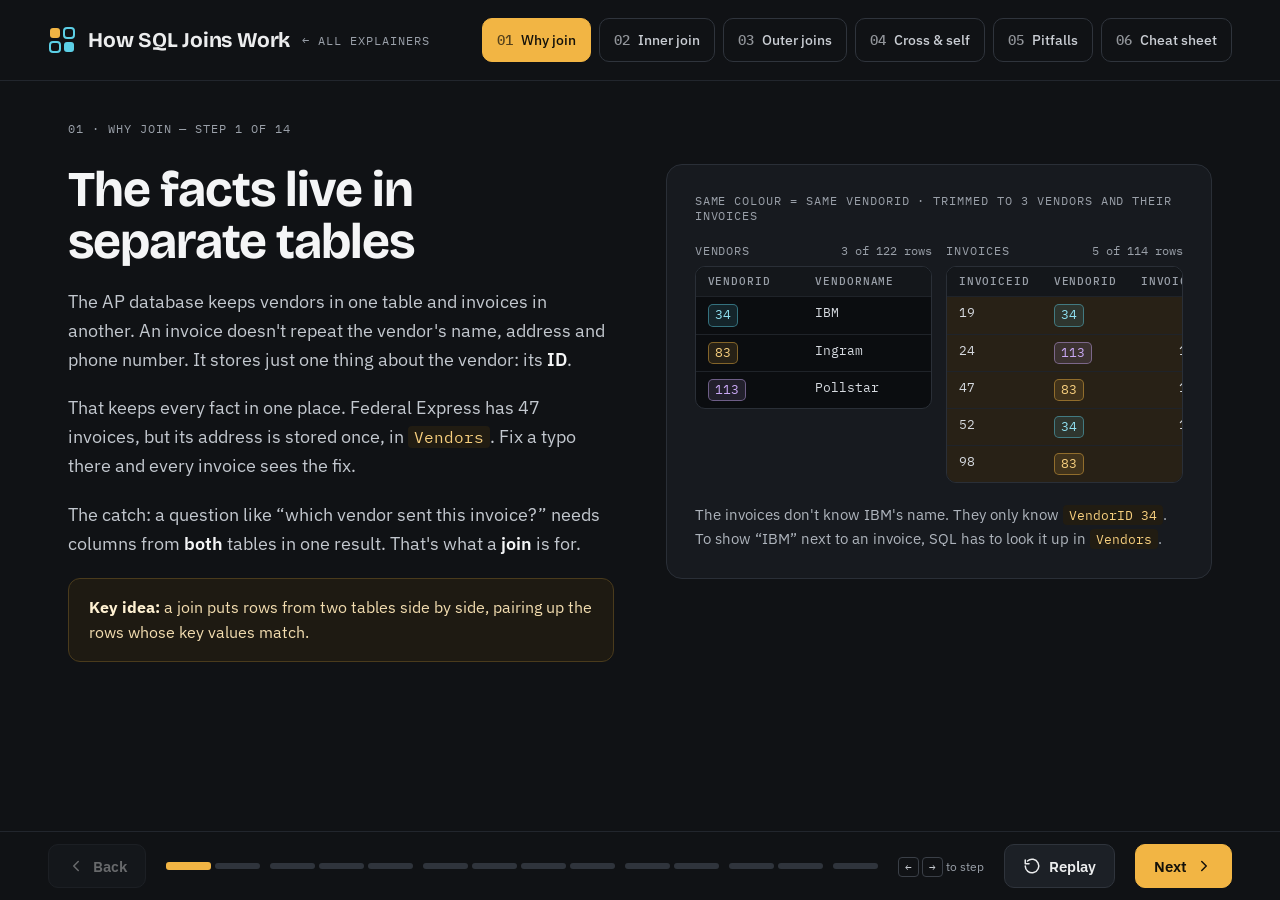
<file: sql-joins/index.html>
<!doctype html>
<html lang="en">
<head>
<meta charset="utf-8">
<meta name="viewport" content="width=device-width, initial-scale=1">
<title>How SQL Joins Work · Explainers</title>
<meta name="description" content="A step-through animated explainer of SQL joins — inner, left, right, full, cross and self joins — using the AP database, for programming students.">
<link rel="preconnect" href="https://fonts.googleapis.com">
<link rel="preconnect" href="https://fonts.gstatic.com" crossorigin>
<link rel="stylesheet" href="https://fonts.googleapis.com/css2?family=Bricolage+Grotesque:opsz,wght@12..96,500;12..96,700&amp;family=IBM+Plex+Mono:wght@400;500&amp;family=IBM+Plex+Sans:wght@400;500;600&amp;display=swap">
<link rel="stylesheet" href="../assets/explainer.css">
<style>
/* Two source tables side by side; stacks on narrow screens. */
.pair{display:grid;grid-template-columns:repeat(auto-fit,minmax(min(220px,100%),1fr));gap:14px;align-items:start}
.pair>div{display:flex;flex-direction:column;gap:8px;min-width:0}
/* Cheat-sheet mini diagrams: one line per result row. */
.mini{display:flex;flex-direction:column;gap:5px;font-family:'IBM Plex Mono',ui-monospace,monospace;font-size:13px}
.mini div{display:flex;align-items:center;gap:6px}
.mini .null{color:#6B727C;font-style:italic;min-width:2.2em;text-align:center}
</style>
<noscript><style>.step[hidden]{display:block;margin-bottom:64px}.controls,.chapters,.eyebrow{display:none}</style></noscript>
</head>
<body>
<a class="skip" href="#stage">Skip to content</a>
<div class="shell">

<header class="topbar">
<a class="brand" href="../" aria-label="All explainers">
<svg width="28" height="28" viewBox="0 0 28 28" aria-hidden="true" style="flex: 0 0 auto"><rect x="2" y="2" width="10" height="10" rx="3" fill="#F2B544"></rect><rect x="16" y="2" width="10" height="10" rx="3" fill="none" stroke="#5CCFE6" stroke-width="2"></rect><rect x="2" y="16" width="10" height="10" rx="3" fill="none" stroke="#5CCFE6" stroke-width="2"></rect><rect x="16" y="16" width="10" height="10" rx="3" fill="#5CCFE6"></rect></svg>
<span class="brand-name">How SQL Joins Work</span>
<span class="lbl">← all explainers</span>
</a>
<nav class="chapters" aria-label="Chapters" data-chapters></nav>
</header>

<main class="stage" id="stage" data-explainer>
<div class="lbl eyebrow" data-eyebrow aria-live="polite"></div>


<!-- 01 · Data lives in separate tables -->
<section class="step" data-chapter="01" data-chapter-label="Why join" data-title="Data lives in separate tables" hidden>
<section class="split">
<div class="col rise">
<h2 class="h2">The facts live in separate tables</h2>
<p class="p">The AP database keeps vendors in one table and invoices in another. An invoice doesn't repeat the vendor's name, address and phone number. It stores just one thing about the vendor: its <b>ID</b>.</p>
<p class="p">That keeps every fact in one place. Federal Express has 47 invoices, but its address is stored once, in <span class="ic">Vendors</span>. Fix a typo there and every invoice sees the fix.</p>
<p class="p">The catch: a question like “which vendor sent this invoice?” needs columns from <b>both</b> tables in one result. That's what a <b>join</b> is for.</p>
<div class="key"><b>Key idea:</b> a join puts rows from two tables side by side, pairing up the rows whose key values match.</div>
</div>
<div class="panel rise" style="animation-delay: .15s">
<div class="lbl">Same colour = same VendorID · trimmed to 3 vendors and their invoices</div>
<div class="pair">
<div>
<div class="tbl-cap"><span class="lbl">Vendors</span><span class="mono" style="font-size: 12px; color: #9AA0A9">3 of 122 rows</span></div>
<div class="tbl-wrap"><table class="tbl">
<thead><tr><th>VendorID</th><th>VendorName</th></tr></thead>
<tbody>
<tr><td><span class="k k1">34</span></td><td>IBM</td></tr>
<tr><td><span class="k k2">83</span></td><td>Ingram</td></tr>
<tr><td><span class="k k3">113</span></td><td>Pollstar</td></tr>
</tbody>
</table></div>
</div>
<div>
<div class="tbl-cap"><span class="lbl">Invoices</span><span class="mono" style="font-size: 12px; color: #9AA0A9">5 of 114 rows</span></div>
<div class="tbl-wrap"><table class="tbl">
<thead><tr><th>InvoiceID</th><th>VendorID</th><th class="r">InvoiceTotal</th></tr></thead>
<tbody>
<tr class="hit" style="animation-delay: .6s"><td>19</td><td><span class="k k1">34</span></td><td class="r">116.54</td></tr>
<tr class="hit" style="animation-delay: .75s"><td>24</td><td><span class="k k3">113</span></td><td class="r">1750.00</td></tr>
<tr class="hit" style="animation-delay: .9s"><td>47</td><td><span class="k k2">83</span></td><td class="r">1575.00</td></tr>
<tr class="hit" style="animation-delay: 1.05s"><td>52</td><td><span class="k k1">34</span></td><td class="r">1083.58</td></tr>
<tr class="hit" style="animation-delay: 1.2s"><td>98</td><td><span class="k k2">83</span></td><td class="r">579.42</td></tr>
</tbody>
</table></div>
</div>
</div>
<p class="small">The invoices don't know IBM's name. They only know <span class="ic">VendorID 34</span>. To show “IBM” next to an invoice, SQL has to look it up in <span class="ic">Vendors</span>.</p>
</div>
</section>
</section>

<!-- 02 · Keys connect the tables -->
<section class="step" data-chapter="01" data-chapter-label="Why join" data-title="Keys connect the tables" hidden>
<section class="split">
<div class="col rise">
<h2 class="h2">Keys connect the tables</h2>
<p class="p">A <b>primary key</b> identifies each row: no two vendors share a <span class="ic">VendorID</span>. A <b>foreign key</b> is a column that points at another table's primary key: <span class="ic">Invoices.VendorID</span> says which vendor sent the invoice.</p>
<p class="p">This is a <b>one-to-many</b> relationship. One vendor can have zero, one or many invoices, but each invoice has exactly one vendor.</p>
<p class="p">The AP script adds a foreign key constraint (<span class="ic">FK_Invoices_Vendors</span>), so SQL Server refuses an invoice whose VendorID isn't in Vendors.</p>
<div class="key"><b>Joins follow keys.</b> Almost every join you write pairs a foreign key with the primary key it points at: <span class="ic">ON v.VendorID = i.VendorID</span>.</div>
</div>
<div class="panel rise" style="animation-delay: .15s">
<div class="lbl">The relationship</div>
<div style="display: grid; grid-template-columns: minmax(0, 1fr) auto minmax(0, 1fr); gap: 10px; align-items: center">
<div class="card pop" style="animation-delay: .3s; gap: 6px">
<span class="lbl" style="color: #8FE0F0">Vendors</span>
<span class="mono" style="font-size: 14px"><b style="color: #F7CF7E">VendorID</b> <span style="color: #9AA0A9">PK</span></span>
<span class="mono" style="font-size: 14px; color: #AEB4BC">VendorName</span>
<span class="mono" style="font-size: 14px; color: #AEB4BC">VendorCity</span>
<span class="mono" style="font-size: 14px; color: #6B727C">…</span>
</div>
<div class="mono pop" style="animation-delay: .6s; display: flex; flex-direction: column; align-items: center; gap: 4px; font-size: 13px; color: #9AA0A9"><span>1</span><span style="color: #F2B544; font-size: 18px">⟶</span><span>many</span></div>
<div class="card pop" style="animation-delay: .9s; gap: 6px">
<span class="lbl" style="color: #F7CF7E">Invoices</span>
<span class="mono" style="font-size: 14px; color: #AEB4BC">InvoiceID <span style="color: #9AA0A9">PK</span></span>
<span class="mono" style="font-size: 14px"><b style="color: #F7CF7E">VendorID</b> <span style="color: #9AA0A9">FK</span></span>
<span class="mono" style="font-size: 14px; color: #AEB4BC">InvoiceTotal</span>
<span class="mono" style="font-size: 14px; color: #6B727C">…</span>
</div>
</div>
<div class="lbl">In the AP data</div>
<div style="display: grid; grid-template-columns: repeat(auto-fit, minmax(min(140px, 100%), 1fr)); gap: 10px">
<div class="card rise" style="animation-delay: 1.1s"><span class="h3">122</span><span class="small">vendors</span></div>
<div class="card rise" style="animation-delay: 1.2s"><span class="h3">114</span><span class="small">invoices</span></div>
<div class="card rise" style="animation-delay: 1.3s"><span class="h3">34</span><span class="small">vendors with at least one invoice</span></div>
<div class="card rise" style="animation-delay: 1.4s"><span class="h3">88</span><span class="small">vendors with no invoices</span></div>
<div class="card rise" style="animation-delay: 1.5s"><span class="h3">47</span><span class="small">invoices from Federal Express alone</span></div>
<div class="card rise" style="animation-delay: 1.6s"><span class="h3">0</span><span class="small">invoices whose vendor is missing</span></div>
</div>
</div>
</section>
</section>

<!-- 03 · INNER JOIN -->
<section class="step" data-chapter="02" data-chapter-label="Inner join" data-title="Pairing rows" hidden>
<section class="split">
<div class="col rise">
<h2 class="h2">INNER JOIN keeps the pairs</h2>
<p class="p">For each vendor, SQL Server finds every invoice with the <b>same VendorID</b> and outputs one row per pair, with the vendor's columns and the invoice's columns side by side.</p>
<ul class="list">
<li class="li"><span class="dot"></span><span><b>IBM appears twice</b>, because it has two invoices. The vendor side repeats once per match.</span></li>
<li class="li"><span class="dot"></span><span><b>Office Depot disappears.</b> It has no invoices, so there's nothing to pair it with.</span></li>
<li class="li"><span class="dot"></span><span>On the whole database this returns <b>114 rows</b>, one per invoice, since every invoice has exactly one vendor.</span></li>
</ul>
<div class="key"><b>Rule:</b> an inner join only returns rows that found a partner on <i>both</i> sides. Anything unmatched is dropped silently.</div>
</div>
<div class="panel rise" style="animation-delay: .15s">
<pre class="sql"><span class="kw">SELECT</span> v.VendorID, v.VendorName,
       i.InvoiceNumber, i.InvoiceTotal
<span class="kw">FROM</span> Vendors v
    <span class="hl"><span class="kw">JOIN</span> Invoices i <span class="kw">ON</span> v.VendorID = i.VendorID</span>
<span class="kw">ORDER BY</span> v.VendorID, i.InvoiceID;</pre>
<div class="lbl">Trimmed to 4 vendors and their invoices</div>
<div class="pair">
<div>
<span class="lbl">Vendors (left)</span>
<div class="tbl-wrap"><table class="tbl">
<thead><tr><th>VendorID</th><th>VendorName</th></tr></thead>
<tbody>
<tr><td><span class="k k1">34</span></td><td class="ca">IBM</td></tr>
<tr><td><span class="k k2">83</span></td><td class="ca">Ingram</td></tr>
<tr class="out" style="animation-delay: 1s"><td><span class="k k0">112</span></td><td class="ca">Office Depot</td></tr>
<tr><td><span class="k k3">113</span></td><td class="ca">Pollstar</td></tr>
</tbody>
</table></div>
</div>
<div>
<span class="lbl">Invoices (right)</span>
<div class="tbl-wrap"><table class="tbl">
<thead><tr><th>VendorID</th><th>InvoiceNumber</th><th class="r">InvoiceTotal</th></tr></thead>
<tbody>
<tr><td><span class="k k1">34</span></td><td class="cb">QP58872</td><td class="r cb">116.54</td></tr>
<tr><td><span class="k k3">113</span></td><td class="cb">77290</td><td class="r cb">1750.00</td></tr>
<tr><td><span class="k k2">83</span></td><td class="cb">31359783</td><td class="r cb">1575.00</td></tr>
<tr><td><span class="k k1">34</span></td><td class="cb">Q545443</td><td class="r cb">1083.58</td></tr>
<tr><td><span class="k k2">83</span></td><td class="cb">31361833</td><td class="r cb">579.42</td></tr>
</tbody>
</table></div>
</div>
</div>
<div class="tbl-cap"><span class="lbl">Result</span><span class="mono" style="font-size: 12px; color: #9AA0A9">these vendors' 5 of 114 rows</span></div>
<div class="tbl-wrap"><table class="tbl">
<thead><tr><th>VendorID</th><th>VendorName</th><th>InvoiceNumber</th><th class="r">InvoiceTotal</th></tr></thead>
<tbody>
<tr class="hit" style="animation-delay: 1.4s"><td><span class="k k1">34</span></td><td class="ca">IBM</td><td class="cb">QP58872</td><td class="r cb">116.54</td></tr>
<tr class="hit" style="animation-delay: 1.6s"><td><span class="k k1">34</span></td><td class="ca">IBM</td><td class="cb">Q545443</td><td class="r cb">1083.58</td></tr>
<tr class="hit" style="animation-delay: 1.8s"><td><span class="k k2">83</span></td><td class="ca">Ingram</td><td class="cb">31359783</td><td class="r cb">1575.00</td></tr>
<tr class="hit" style="animation-delay: 2s"><td><span class="k k2">83</span></td><td class="ca">Ingram</td><td class="cb">31361833</td><td class="r cb">579.42</td></tr>
<tr class="hit" style="animation-delay: 2.2s"><td><span class="k k3">113</span></td><td class="ca">Pollstar</td><td class="cb">77290</td><td class="r cb">1750.00</td></tr>
</tbody>
</table></div>
<p class="small"><span style="color: #8FE0F0">Blue</span> values come from Vendors, <span style="color: #F7CF7E">amber</span> from Invoices.</p>
</div>
</section>
</section>

<!-- 04 · Writing an inner join -->
<section class="step" data-chapter="02" data-chapter-label="Inner join" data-title="Writing a join" hidden>
<section class="split">
<div class="col rise">
<h2 class="h2">Writing a join</h2>
<p class="p">A join goes in the <span class="ic">FROM</span> clause. Name the first table, then <span class="ic">JOIN</span> the second and say how rows pair up with <span class="ic">ON</span>.</p>
<p class="p"><span class="ic">JOIN</span> and <span class="ic">INNER JOIN</span> mean exactly the same thing. Write <span class="ic">INNER</span> if it helps you read it.</p>
<p class="p"><b>Table aliases</b> (<span class="ic">v</span>, <span class="ic">i</span>) are short names for the tables. Once a table has an alias, use the alias everywhere in that query.</p>
<div class="key"><b>Qualify shared column names.</b> Both tables have a <span class="ic">VendorID</span>, so a bare <span class="ic">VendorID</span> is ambiguous and SQL Server stops with an error. Write <span class="ic">v.VendorID</span> or <span class="ic">i.VendorID</span>.</div>
</div>
<div class="panel rise" style="animation-delay: .15s">
<div class="lbl">Anatomy</div>
<pre class="sql"><span class="kw">SELECT</span> v.VendorName, i.InvoiceNumber, i.InvoiceTotal
<span class="kw">FROM</span> Vendors <span class="hl">v</span>
    <span class="kw">INNER JOIN</span> Invoices <span class="hl">i</span>
        <span class="kw">ON</span> <span class="hl">v.VendorID = i.VendorID</span>;</pre>
<ul class="list">
<li class="li pop" style="animation-delay: .4s"><span class="dot dot-b"></span><span><span class="ic">FROM Vendors v</span> — the first, or <b>left</b>, table, with alias <span class="ic">v</span></span></li>
<li class="li pop" style="animation-delay: .6s"><span class="dot dot-b"></span><span><span class="ic">INNER JOIN Invoices i</span> — the second, or <b>right</b>, table, with alias <span class="ic">i</span></span></li>
<li class="li pop" style="animation-delay: .8s"><span class="dot dot-b"></span><span><span class="ic">ON v.VendorID = i.VendorID</span> — the <b>join condition</b>: which rows count as a pair</span></li>
</ul>
<div class="lbl">Forget to qualify a shared column</div>
<pre class="sql pop" style="animation-delay: 1.1s"><span class="kw">SELECT</span> <span class="hl">VendorID</span>, VendorName, InvoiceNumber
<span class="kw">FROM</span> Vendors
    <span class="kw">JOIN</span> Invoices <span class="kw">ON</span> Vendors.VendorID = Invoices.VendorID;</pre>
<div class="code pop" style="animation-delay: 1.4s; color: #F5A8B8; white-space: pre-wrap">Msg 209, Level 16, State 1, Line 1
Ambiguous column name 'VendorID'.</div>
</div>
</section>
</section>

<!-- 05 · More than two tables -->
<section class="step" data-chapter="02" data-chapter-label="Inner join" data-title="Joining more than two tables" hidden>
<section class="split">
<div class="col rise">
<h2 class="h2">Chaining more tables</h2>
<p class="p">Each extra <span class="ic">JOIN</span> brings in one more table, paired on its own key. Here we follow one invoice all the way from the vendor to the general-ledger account each line item was charged to.</p>
<p class="p">Invoice <span class="ic">I77271-O01</span> from Wells Fargo Bank has four line items, so the result has four rows. The vendor and invoice columns <b>repeat once per line item</b>.</p>
<p class="p">Run without the <span class="ic">WHERE</span>, it returns <b>118 rows</b>, one for every line item in the database.</p>
<div class="key"><b>Read it as a path:</b> Vendors → Invoices → InvoiceLineItems → GLAccounts. Each <span class="ic">ON</span> links the new table to one already in the query.</div>
</div>
<div class="panel rise" style="animation-delay: .15s">
<pre class="sql"><span class="kw">SELECT</span> v.VendorName, i.InvoiceNumber,
       li.InvoiceLineItemAmount, g.AccountDescription
<span class="kw">FROM</span> Vendors v
    <span class="kw">JOIN</span> Invoices i <span class="kw">ON</span> v.VendorID = i.VendorID
    <span class="kw">JOIN</span> InvoiceLineItems li <span class="kw">ON</span> i.InvoiceID = li.InvoiceID
    <span class="kw">JOIN</span> GLAccounts g <span class="kw">ON</span> li.AccountNo = g.AccountNo
<span class="kw">WHERE</span> i.InvoiceID = <span class="num">12</span>
<span class="kw">ORDER BY</span> li.InvoiceSequence;</pre>
<div class="lbl">The path for invoice 12</div>
<div style="display: flex; flex-wrap: wrap; align-items: center; gap: 8px">
<div class="node pop" style="animation-delay: .4s; flex-direction: column; gap: 2px"><span class="lbl">Vendors</span><span class="mono" style="font-size: 13px">96 · Wells Fargo Bank</span></div>
<span class="chev" aria-hidden="true">›</span>
<div class="node pop" style="animation-delay: .7s; flex-direction: column; gap: 2px"><span class="lbl">Invoices</span><span class="mono" style="font-size: 13px">12 · I77271-O01</span></div>
<span class="chev" aria-hidden="true">›</span>
<div class="node pop" style="animation-delay: 1s; flex-direction: column; gap: 2px"><span class="lbl">InvoiceLineItems</span><span class="mono" style="font-size: 13px">4 rows</span></div>
<span class="chev" aria-hidden="true">›</span>
<div class="node pop" style="animation-delay: 1.3s; flex-direction: column; gap: 2px"><span class="lbl">GLAccounts</span><span class="mono" style="font-size: 13px">540 · 570 · 580</span></div>
</div>
<div class="tbl-cap"><span class="lbl">Result</span><span class="mono" style="font-size: 12px; color: #9AA0A9">4 rows</span></div>
<div class="tbl-wrap"><table class="tbl">
<thead><tr><th>VendorName</th><th>InvoiceNumber</th><th class="r">InvoiceLineItemAmount</th><th>AccountDescription</th></tr></thead>
<tbody>
<tr class="hit" style="animation-delay: 1.6s"><td>Wells Fargo Bank</td><td>I77271-O01</td><td class="r">50.00</td><td>Meals</td></tr>
<tr class="hit" style="animation-delay: 1.8s"><td>Wells Fargo Bank</td><td>I77271-O01</td><td class="r">75.60</td><td>Office Supplies</td></tr>
<tr class="hit" style="animation-delay: 2s"><td>Wells Fargo Bank</td><td>I77271-O01</td><td class="r">58.40</td><td>Office Supplies</td></tr>
<tr class="hit" style="animation-delay: 2.2s"><td>Wells Fargo Bank</td><td>I77271-O01</td><td class="r">478.00</td><td>Direct Mail Advertising</td></tr>
</tbody>
</table></div>
<p class="small">The four amounts add up to the invoice's total of 662.00.</p>
</div>
</section>
</section>

<!-- 06 · LEFT JOIN -->
<section class="step" data-chapter="03" data-chapter-label="Outer joins" data-title="LEFT JOIN" hidden>
<section class="split">
<div class="col rise">
<h2 class="h2">LEFT JOIN keeps every left row</h2>
<p class="p">An <b>outer join</b> also keeps rows that found no partner. A <span class="ic">LEFT JOIN</span> keeps <b>every row from the left table</b>, the one named first.</p>
<p class="p">Office Depot has no invoices, but it stays in the result. SQL Server fills the invoice columns with <span class="ic">NULL</span>, meaning “no value here”.</p>
<p class="p">On the whole database this returns <b>202 rows</b>: the 114 matched pairs plus the 88 vendors with no invoices, one row each.</p>
<div class="key"><b>Use it when</b> the question is about <i>all</i> of something: “list every vendor, with their invoices if they have any.”</div>
</div>
<div class="panel rise" style="animation-delay: .15s">
<pre class="sql"><span class="kw">SELECT</span> v.VendorID, v.VendorName,
       i.InvoiceNumber, i.InvoiceTotal
<span class="kw">FROM</span> Vendors v
    <span class="hl"><span class="kw">LEFT JOIN</span></span> Invoices i <span class="kw">ON</span> v.VendorID = i.VendorID
<span class="kw">ORDER BY</span> v.VendorID, i.InvoiceID;</pre>
<div class="lbl">Same 4 vendors and their invoices</div>
<div class="pair">
<div>
<span class="lbl">Vendors (left · all kept)</span>
<div class="tbl-wrap"><table class="tbl">
<thead><tr><th>VendorID</th><th>VendorName</th></tr></thead>
<tbody>
<tr><td><span class="k k1">34</span></td><td class="ca">IBM</td></tr>
<tr><td><span class="k k2">83</span></td><td class="ca">Ingram</td></tr>
<tr class="hitb" style="animation-delay: 1s"><td><span class="k k0">112</span></td><td class="ca">Office Depot</td></tr>
<tr><td><span class="k k3">113</span></td><td class="ca">Pollstar</td></tr>
</tbody>
</table></div>
</div>
<div>
<span class="lbl">Invoices (right)</span>
<div class="tbl-wrap"><table class="tbl">
<thead><tr><th>VendorID</th><th>InvoiceNumber</th><th class="r">InvoiceTotal</th></tr></thead>
<tbody>
<tr><td><span class="k k1">34</span></td><td class="cb">QP58872</td><td class="r cb">116.54</td></tr>
<tr><td><span class="k k3">113</span></td><td class="cb">77290</td><td class="r cb">1750.00</td></tr>
<tr><td><span class="k k2">83</span></td><td class="cb">31359783</td><td class="r cb">1575.00</td></tr>
<tr><td><span class="k k1">34</span></td><td class="cb">Q545443</td><td class="r cb">1083.58</td></tr>
<tr><td><span class="k k2">83</span></td><td class="cb">31361833</td><td class="r cb">579.42</td></tr>
</tbody>
</table></div>
</div>
</div>
<div class="tbl-cap"><span class="lbl">Result</span><span class="mono" style="font-size: 12px; color: #9AA0A9">these vendors' 6 of 202 rows</span></div>
<div class="tbl-wrap"><table class="tbl">
<thead><tr><th>VendorID</th><th>VendorName</th><th>InvoiceNumber</th><th class="r">InvoiceTotal</th></tr></thead>
<tbody>
<tr class="hit" style="animation-delay: 1.4s"><td><span class="k k1">34</span></td><td class="ca">IBM</td><td class="cb">QP58872</td><td class="r cb">116.54</td></tr>
<tr class="hit" style="animation-delay: 1.55s"><td><span class="k k1">34</span></td><td class="ca">IBM</td><td class="cb">Q545443</td><td class="r cb">1083.58</td></tr>
<tr class="hit" style="animation-delay: 1.7s"><td><span class="k k2">83</span></td><td class="ca">Ingram</td><td class="cb">31359783</td><td class="r cb">1575.00</td></tr>
<tr class="hit" style="animation-delay: 1.85s"><td><span class="k k2">83</span></td><td class="ca">Ingram</td><td class="cb">31361833</td><td class="r cb">579.42</td></tr>
<tr class="hitb" style="animation-delay: 2.1s"><td><span class="k k0">112</span></td><td class="ca">Office Depot</td><td class="null">NULL</td><td class="r null">NULL</td></tr>
<tr class="hit" style="animation-delay: 2.3s"><td><span class="k k3">113</span></td><td class="ca">Pollstar</td><td class="cb">77290</td><td class="r cb">1750.00</td></tr>
</tbody>
</table></div>
</div>
</section>
</section>

<!-- 07 · Finding what's missing -->
<section class="step" data-chapter="03" data-chapter-label="Outer joins" data-title="Finding what's missing" hidden>
<section class="split">
<div class="col rise">
<h2 class="h2">Finding what's missing</h2>
<p class="p">The <span class="ic">NULL</span>s a left join adds are useful on their own. Keep only the rows where the right side is <span class="ic">NULL</span>, and you get the left rows that have <b>no match at all</b>.</p>
<p class="p">That answers “which vendors have never sent us an invoice?” In AP it's <b>88 vendors</b>.</p>
<p class="p">Test the right table's <b>key</b> (<span class="ic">i.InvoiceID</span>). It can only be <span class="ic">NULL</span> when there was no match. A column like <span class="ic">PaymentDate</span> is also <span class="ic">NULL</span> on the 11 unpaid invoices, so testing it would mix two different questions.</p>
<div class="key"><b>Pattern:</b> <span class="ic">LEFT JOIN … WHERE right.Key IS NULL</span> finds rows in one table with nothing in the other. Remember <span class="ic">IS NULL</span>, never <span class="ic">= NULL</span>.</div>
</div>
<div class="panel rise" style="animation-delay: .15s">
<pre class="sql"><span class="kw">SELECT</span> v.VendorID, v.VendorName
<span class="kw">FROM</span> Vendors v
    <span class="kw">LEFT JOIN</span> Invoices i <span class="kw">ON</span> v.VendorID = i.VendorID
<span class="hl"><span class="kw">WHERE</span> i.InvoiceID <span class="kw">IS NULL</span></span>
<span class="kw">ORDER BY</span> v.VendorID;</pre>
<div class="tbl-cap"><span class="lbl">On our 4 vendors: the left-join result, filtered</span></div>
<div class="tbl-wrap"><table class="tbl">
<thead><tr><th>VendorID</th><th>VendorName</th><th>InvoiceID</th></tr></thead>
<tbody>
<tr class="out" style="animation-delay: .8s"><td><span class="k k1">34</span></td><td class="ca">IBM</td><td class="cb">19</td></tr>
<tr class="out" style="animation-delay: .9s"><td><span class="k k1">34</span></td><td class="ca">IBM</td><td class="cb">52</td></tr>
<tr class="out" style="animation-delay: 1s"><td><span class="k k2">83</span></td><td class="ca">Ingram</td><td class="cb">47</td></tr>
<tr class="out" style="animation-delay: 1.1s"><td><span class="k k2">83</span></td><td class="ca">Ingram</td><td class="cb">98</td></tr>
<tr class="hitb" style="animation-delay: 1.3s"><td><span class="k k0">112</span></td><td class="ca">Office Depot</td><td class="null">NULL</td></tr>
<tr class="out" style="animation-delay: 1.2s"><td><span class="k k3">113</span></td><td class="ca">Pollstar</td><td class="cb">24</td></tr>
</tbody>
</table></div>
<div class="tbl-cap"><span class="lbl">On all of AP</span><span class="mono" style="font-size: 12px; color: #9AA0A9">first 5 of 88 rows</span></div>
<div class="tbl-wrap rise" style="animation-delay: 1.6s"><table class="tbl">
<thead><tr><th>VendorID</th><th>VendorName</th></tr></thead>
<tbody>
<tr><td>1</td><td>US Postal Service</td></tr>
<tr><td>2</td><td>National Information Data Ctr</td></tr>
<tr><td>3</td><td>Register of Copyrights</td></tr>
<tr><td>4</td><td>Jobtrak</td></tr>
<tr><td>5</td><td>Newbrige Book Clubs</td></tr>
</tbody>
</table></div>
</div>
</section>
</section>

<!-- 08 · RIGHT JOIN -->
<section class="step" data-chapter="03" data-chapter-label="Outer joins" data-title="RIGHT JOIN" hidden>
<section class="split">
<div class="col rise">
<h2 class="h2">RIGHT JOIN is the mirror image</h2>
<p class="p">A <span class="ic">RIGHT JOIN</span> keeps <b>every row from the right table</b>, the one named second, and fills the left side with <span class="ic">NULL</span> where there's no match.</p>
<p class="p">The <span class="ic">ContactUpdates</span> table lists new contact names for some vendors. Joining it to Vendors shows each update next to the contact on file. One update, for VendorID 28, matches no vendor, so its vendor columns are <span class="ic">NULL</span>.</p>
<div class="key" style="background: #10232A; border-color: #1E4D5A; color: #CDEFF6"><b style="color: #E6FAFF">Demo data:</b> the VendorID 28 row isn't in the class AP script. We added it so this step has an unmatched row on the right; the original data can't produce one. To follow along, run <a href="../sql/ap-explainer-extras.sql">ap-explainer-extras.sql</a> on your AP database.</div>
<p class="p">Most people rarely write <span class="ic">RIGHT JOIN</span>. Swap the two tables and use <span class="ic">LEFT JOIN</span> instead: same rows, and every query reads the same way — “keep everything from the table I named first.”</p>
</div>
<div class="panel rise" style="animation-delay: .15s">
<pre class="sql"><span class="kw">SELECT</span> c.VendorID, c.LastName, v.VendorName
<span class="kw">FROM</span> Vendors v
    <span class="hl"><span class="kw">RIGHT JOIN</span></span> ContactUpdates c <span class="kw">ON</span> v.VendorID = c.VendorID
<span class="kw">ORDER BY</span> c.VendorID;</pre>
<div class="tbl-cap"><span class="lbl">Result · every ContactUpdates row kept</span><span class="mono" style="font-size: 12px; color: #9AA0A9">all 9 rows</span></div>
<div class="tbl-wrap"><table class="tbl">
<thead><tr><th>VendorID</th><th>LastName</th><th>VendorName</th></tr></thead>
<tbody>
<tr class="hit" style="animation-delay: .5s"><td class="cb">5</td><td class="cb">Davison</td><td class="ca">Newbrige Book Clubs</td></tr>
<tr class="hit" style="animation-delay: .6s"><td class="cb">12</td><td class="cb">Mayteh</td><td class="ca">City Of Fresno</td></tr>
<tr class="hit" style="animation-delay: .7s"><td class="cb">17</td><td class="cb">Onandonga</td><td class="ca">Blanchard &amp; Johnson Associates</td></tr>
<tr class="hitb" style="animation-delay: 1.2s"><td class="cb">28</td><td class="cb">Whitfield</td><td class="null">NULL</td></tr>
<tr class="hit" style="animation-delay: .8s"><td class="cb">44</td><td class="cb">Antavius</td><td class="ca">Courier Companies, Inc</td></tr>
<tr class="hit" style="animation-delay: .9s"><td class="cb">76</td><td class="cb">Bradlee</td><td class="ca">Simon Direct Inc</td></tr>
<tr class="hit" style="animation-delay: 1s"><td class="cb">94</td><td class="cb">Suscipe</td><td class="ca">Abbey Office Furnishings</td></tr>
<tr class="hit" style="animation-delay: 1.1s"><td class="cb">101</td><td class="cb">O'Sullivan</td><td class="ca">California Business Machines</td></tr>
<tr class="hit" style="animation-delay: 1.15s"><td class="cb">123</td><td class="cb">Bucket</td><td class="ca">Federal Express Corporation</td></tr>
</tbody>
</table></div>
<div class="lbl">The same 9 rows, written as a LEFT JOIN</div>
<pre class="sql pop" style="animation-delay: 1.5s"><span class="kw">SELECT</span> c.VendorID, c.LastName, v.VendorName
<span class="kw">FROM</span> ContactUpdates c
    <span class="hl"><span class="kw">LEFT JOIN</span></span> Vendors v <span class="kw">ON</span> v.VendorID = c.VendorID
<span class="kw">ORDER BY</span> c.VendorID;</pre>
</div>
</section>
</section>

<!-- 09 · FULL OUTER JOIN -->
<section class="step" data-chapter="03" data-chapter-label="Outer joins" data-title="FULL OUTER JOIN" hidden>
<section class="split">
<div class="col rise">
<h2 class="h2">FULL JOIN keeps both sides</h2>
<p class="p">A <span class="ic">FULL OUTER JOIN</span> (or just <span class="ic">FULL JOIN</span>) keeps <b>every row from both tables</b>. Matches pair up as usual; unmatched rows from either side get <span class="ic">NULL</span>s on the other.</p>
<p class="p">It's the tool for <b>comparing two lists</b>: what's in both, what's only in the first, and what's only in the second.</p>
<p class="p">On the whole database this returns <b>123 rows</b>: 8 vendors with an update, 114 vendors without one, and the 1 update with no vendor.</p>
<div class="key" style="background: #10232A; border-color: #1E4D5A; color: #CDEFF6"><b style="color: #E6FAFF">Demo data:</b> the unmatched right-hand row (VendorID 28) was added for this explainer by <a href="../sql/ap-explainer-extras.sql">ap-explainer-extras.sql</a>. Without it, every contact update matches a vendor.</div>
</div>
<div class="panel rise" style="animation-delay: .15s">
<pre class="sql"><span class="kw">SELECT</span> v.VendorID, v.VendorName,
       c.VendorID <span class="kw">AS</span> UpdateID, c.LastName
<span class="kw">FROM</span> Vendors v
    <span class="hl"><span class="kw">FULL JOIN</span></span> ContactUpdates c <span class="kw">ON</span> v.VendorID = c.VendorID;</pre>
<div class="lbl">Trimmed to VendorIDs 4, 5, 12 and 28</div>
<div class="pair">
<div>
<span class="lbl">Vendors (left)</span>
<div class="tbl-wrap"><table class="tbl">
<thead><tr><th>VendorID</th><th>VendorName</th></tr></thead>
<tbody>
<tr><td><span class="k k0">4</span></td><td class="ca">Jobtrak</td></tr>
<tr><td><span class="k k1">5</span></td><td class="ca">Newbrige Book Clubs</td></tr>
<tr><td><span class="k k2">12</span></td><td class="ca">City Of Fresno</td></tr>
</tbody>
</table></div>
</div>
<div>
<span class="lbl">ContactUpdates (right)</span>
<div class="tbl-wrap"><table class="tbl">
<thead><tr><th>VendorID</th><th>LastName</th></tr></thead>
<tbody>
<tr><td><span class="k k1">5</span></td><td class="cb">Davison</td></tr>
<tr><td><span class="k k2">12</span></td><td class="cb">Mayteh</td></tr>
<tr><td><span class="k k0">28</span></td><td class="cb">Whitfield</td></tr>
</tbody>
</table></div>
</div>
</div>
<div class="tbl-cap"><span class="lbl">Result</span><span class="mono" style="font-size: 12px; color: #9AA0A9">these 4 of 123 rows</span></div>
<div class="tbl-wrap"><table class="tbl">
<thead><tr><th>VendorID</th><th>VendorName</th><th>UpdateID</th><th>LastName</th></tr></thead>
<tbody>
<tr class="hitb" style="animation-delay: 1.8s"><td><span class="k k0">4</span></td><td class="ca">Jobtrak</td><td class="null">NULL</td><td class="null">NULL</td></tr>
<tr class="hit" style="animation-delay: 1.2s"><td><span class="k k1">5</span></td><td class="ca">Newbrige Book Clubs</td><td class="cb">5</td><td class="cb">Davison</td></tr>
<tr class="hit" style="animation-delay: 1.4s"><td><span class="k k2">12</span></td><td class="ca">City Of Fresno</td><td class="cb">12</td><td class="cb">Mayteh</td></tr>
<tr class="hitb" style="animation-delay: 2.1s"><td class="null">NULL</td><td class="null">NULL</td><td><span class="k k0">28</span></td><td class="cb">Whitfield</td></tr>
</tbody>
</table></div>
<p class="small">Shown in VendorID order for readability. Without an <span class="ic">ORDER BY</span>, SQL Server can return the rows in any order.</p>
</div>
</section>
</section>

<!-- 10 · CROSS JOIN -->
<section class="step" data-chapter="04" data-chapter-label="Cross &amp; self" data-title="CROSS JOIN" hidden>
<section class="split">
<div class="col rise">
<h2 class="h2">CROSS JOIN: every combination</h2>
<p class="p">A <span class="ic">CROSS JOIN</span> has no <span class="ic">ON</span>. It pairs <b>every row</b> of the first table with <b>every row</b> of the second, so the row count multiplies.</p>
<p class="p">3 vendors × 5 payment terms = <b>15 rows</b>. Across all 122 vendors it's 122 × 5 = <b>610 rows</b>.</p>
<p class="p">That's useful when you really want every combination, like building a grid of vendors and terms to fill in or compare. It's rarely what you want by accident.</p>
<div class="key"><b>Watch the size:</b> the result has <i>rows in A × rows in B</i>. Cross two tables of a few thousand rows each and you get millions.</div>
</div>
<div class="panel rise" style="animation-delay: .15s">
<pre class="sql"><span class="kw">SELECT</span> v.VendorName, t.TermsDescription
<span class="kw">FROM</span> Vendors v
    <span class="hl"><span class="kw">CROSS JOIN</span></span> Terms t
<span class="kw">ORDER BY</span> v.VendorID, t.TermsID;</pre>
<div class="tbl-cap"><span class="lbl">Each cell is one result row · trimmed to 3 vendors</span><span class="mono" style="font-size: 12px; color: #9AA0A9">15 of 610 rows</span></div>
<div class="tbl-wrap"><table class="tbl">
<thead><tr><th>VendorName</th><th>Net 10</th><th>Net 20</th><th>Net 30</th><th>Net 60</th><th>Net 90</th></tr></thead>
<tbody>
<tr><td class="ca">IBM</td><td class="hit" style="animation-delay: .5s">✓</td><td class="hit" style="animation-delay: .6s">✓</td><td class="hit" style="animation-delay: .7s">✓</td><td class="hit" style="animation-delay: .8s">✓</td><td class="hit" style="animation-delay: .9s">✓</td></tr>
<tr><td class="ca">Ingram</td><td class="hit" style="animation-delay: 1s">✓</td><td class="hit" style="animation-delay: 1.1s">✓</td><td class="hit" style="animation-delay: 1.2s">✓</td><td class="hit" style="animation-delay: 1.3s">✓</td><td class="hit" style="animation-delay: 1.4s">✓</td></tr>
<tr><td class="ca">Pollstar</td><td class="hit" style="animation-delay: 1.5s">✓</td><td class="hit" style="animation-delay: 1.6s">✓</td><td class="hit" style="animation-delay: 1.7s">✓</td><td class="hit" style="animation-delay: 1.8s">✓</td><td class="hit" style="animation-delay: 1.9s">✓</td></tr>
</tbody>
</table></div>
<div class="tbl-cap"><span class="lbl">First rows of the actual result</span></div>
<div class="tbl-wrap rise" style="animation-delay: 2.2s"><table class="tbl">
<thead><tr><th>VendorName</th><th>TermsDescription</th></tr></thead>
<tbody>
<tr><td class="ca">IBM</td><td class="cb">Net due 10 days</td></tr>
<tr><td class="ca">IBM</td><td class="cb">Net due 20 days</td></tr>
<tr><td class="ca">IBM</td><td class="cb">Net due 30 days</td></tr>
<tr><td class="ca">IBM</td><td class="cb">Net due 60 days</td></tr>
<tr><td class="ca">IBM</td><td class="cb">Net due 90 days</td></tr>
<tr><td class="ca">Ingram</td><td class="cb">Net due 10 days</td></tr>
<tr><td class="null" colspan="2">… 9 more rows for Ingram and Pollstar</td></tr>
</tbody>
</table></div>
</div>
</section>
</section>

<!-- 11 · Self join -->
<section class="step" data-chapter="04" data-chapter-label="Cross &amp; self" data-title="Self join" hidden>
<section class="split">
<div class="col rise">
<h2 class="h2">A self join: one table, twice</h2>
<p class="p">Sometimes the rows you want to pair are in the <b>same table</b>. Which vendors are in the same city as another vendor? Join <span class="ic">Vendors</span> to itself.</p>
<p class="p">The two copies need <b>different aliases</b> (<span class="ic">v1</span>, <span class="ic">v2</span>) so SQL Server knows which copy each column comes from.</p>
<p class="p">Without <span class="ic">v1.VendorID &lt;&gt; v2.VendorID</span>, every vendor would also match itself, since it's in its own city.</p>
<div class="key"><b>Pairs go both ways:</b> Compuserve–Micro Center and Micro Center–Compuserve are two rows. Across all vendors this returns <b>1,758 rows</b>, because cities with many vendors pair each one with every other.</div>
</div>
<div class="panel rise" style="animation-delay: .15s">
<pre class="sql"><span class="kw">SELECT</span> v1.VendorName, v1.VendorCity,
       v2.VendorName <span class="kw">AS</span> SameCityAs
<span class="kw">FROM</span> Vendors <span class="hl">v1</span>
    <span class="kw">JOIN</span> Vendors <span class="hl">v2</span>
        <span class="kw">ON</span> v1.VendorCity = v2.VendorCity
       <span class="kw">AND</span> v1.VendorState = v2.VendorState
       <span class="kw">AND</span> v1.VendorID &lt;&gt; v2.VendorID
<span class="kw">ORDER BY</span> v1.VendorCity, v1.VendorName;</pre>
<div class="tbl-cap"><span class="lbl">Vendors · trimmed to 5 Ohio vendors · colour = city</span></div>
<div class="tbl-wrap"><table class="tbl">
<thead><tr><th>VendorID</th><th>VendorName</th><th>VendorCity</th></tr></thead>
<tbody>
<tr><td>22</td><td>Micro Center</td><td><span class="k k1">Columbus</span></td></tr>
<tr><td>33</td><td>Nielson</td><td><span class="k k2">Cincinnati</span></td></tr>
<tr><td>85</td><td>Champion Printing Company</td><td><span class="k k2">Cincinnati</span></td></tr>
<tr class="out" style="animation-delay: 1s"><td>88</td><td>Edward Data Services</td><td><span class="k k0">Cleves</span></td></tr>
<tr><td>97</td><td>Compuserve</td><td><span class="k k1">Columbus</span></td></tr>
</tbody>
</table></div>
<div class="tbl-cap"><span class="lbl">Result</span><span class="mono" style="font-size: 12px; color: #9AA0A9">these vendors' 4 of 1,758 rows</span></div>
<div class="tbl-wrap"><table class="tbl">
<thead><tr><th>VendorName</th><th>VendorCity</th><th>SameCityAs</th></tr></thead>
<tbody>
<tr class="hit" style="animation-delay: 1.4s"><td class="ca">Champion Printing Company</td><td><span class="k k2">Cincinnati</span></td><td class="cb">Nielson</td></tr>
<tr class="hit" style="animation-delay: 1.6s"><td class="ca">Nielson</td><td><span class="k k2">Cincinnati</span></td><td class="cb">Champion Printing Company</td></tr>
<tr class="hit" style="animation-delay: 1.8s"><td class="ca">Compuserve</td><td><span class="k k1">Columbus</span></td><td class="cb">Micro Center</td></tr>
<tr class="hit" style="animation-delay: 2s"><td class="ca">Micro Center</td><td><span class="k k1">Columbus</span></td><td class="cb">Compuserve</td></tr>
</tbody>
</table></div>
<p class="small">Edward Data Services is the only vendor in Cleves, so it has no partner and drops out. Blue values come from copy <span class="ic">v1</span>, amber from copy <span class="ic">v2</span>.</p>
</div>
</section>
</section>

<!-- 12 · ON vs WHERE -->
<section class="step" data-chapter="05" data-chapter-label="Pitfalls" data-title="ON vs WHERE in outer joins" hidden>
<section style="display: flex; flex-direction: column; gap: 28px">
<div class="col rise" style="max-width: 860px">
<h2 class="h2">ON or WHERE? It matters for outer joins</h2>
<p class="p">Goal: list <b>every vendor</b>, with any invoices over $1,500. Putting the invoice condition in <span class="ic">WHERE</span> looks natural, but <span class="ic">WHERE</span> runs <i>after</i> the join. Vendors with no big invoice have <span class="ic">NULL</span> there, <span class="ic">NULL &gt; 1500</span> isn't true, and those rows are thrown away. Your left join has quietly become an inner join.</p>
<p class="p">Put the condition in <span class="ic">ON</span> instead. It then decides <b>which invoices count as a match</b>, and the left join still keeps every vendor.</p>
</div>
<div class="split">
<div class="panel rise" style="animation-delay: .15s">
<span class="lbl" style="color: #F5A8B8">Condition in WHERE · vendors lost</span>
<pre class="sql"><span class="kw">SELECT</span> v.VendorID, v.VendorName,
       i.InvoiceNumber, i.InvoiceTotal
<span class="kw">FROM</span> Vendors v
    <span class="kw">LEFT JOIN</span> Invoices i <span class="kw">ON</span> v.VendorID = i.VendorID
<span class="hl"><span class="kw">WHERE</span> i.InvoiceTotal &gt; <span class="num">1500</span></span>
<span class="kw">ORDER BY</span> v.VendorID;</pre>
<div class="tbl-cap"><span class="lbl">Result · our 4 vendors</span><span class="mono" style="font-size: 12px; color: #9AA0A9">2 rows · 24 on all of AP</span></div>
<div class="tbl-wrap"><table class="tbl">
<thead><tr><th>VendorID</th><th>VendorName</th><th>InvoiceNumber</th><th class="r">InvoiceTotal</th></tr></thead>
<tbody>
<tr class="hit" style="animation-delay: .6s"><td><span class="k k2">83</span></td><td class="ca">Ingram</td><td class="cb">31359783</td><td class="r cb">1575.00</td></tr>
<tr class="hit" style="animation-delay: .8s"><td><span class="k k3">113</span></td><td class="ca">Pollstar</td><td class="cb">77290</td><td class="r cb">1750.00</td></tr>
</tbody>
</table></div>
<p class="small">IBM and Office Depot are gone, even though this is a left join.</p>
</div>
<div class="panel rise" style="animation-delay: .3s">
<span class="lbl" style="color: #A8E6A1">Condition in ON · every vendor kept</span>
<pre class="sql"><span class="kw">SELECT</span> v.VendorID, v.VendorName,
       i.InvoiceNumber, i.InvoiceTotal
<span class="kw">FROM</span> Vendors v
    <span class="kw">LEFT JOIN</span> Invoices i <span class="kw">ON</span> v.VendorID = i.VendorID
                      <span class="hl"><span class="kw">AND</span> i.InvoiceTotal &gt; <span class="num">1500</span></span>
<span class="kw">ORDER BY</span> v.VendorID;</pre>
<div class="tbl-cap"><span class="lbl">Result · our 4 vendors</span><span class="mono" style="font-size: 12px; color: #9AA0A9">4 rows · 134 on all of AP</span></div>
<div class="tbl-wrap"><table class="tbl">
<thead><tr><th>VendorID</th><th>VendorName</th><th>InvoiceNumber</th><th class="r">InvoiceTotal</th></tr></thead>
<tbody>
<tr class="hitb" style="animation-delay: .9s"><td><span class="k k1">34</span></td><td class="ca">IBM</td><td class="null">NULL</td><td class="r null">NULL</td></tr>
<tr class="hit" style="animation-delay: 1s"><td><span class="k k2">83</span></td><td class="ca">Ingram</td><td class="cb">31359783</td><td class="r cb">1575.00</td></tr>
<tr class="hitb" style="animation-delay: 1.1s"><td><span class="k k0">112</span></td><td class="ca">Office Depot</td><td class="null">NULL</td><td class="r null">NULL</td></tr>
<tr class="hit" style="animation-delay: 1.2s"><td><span class="k k3">113</span></td><td class="ca">Pollstar</td><td class="cb">77290</td><td class="r cb">1750.00</td></tr>
</tbody>
</table></div>
<p class="small">IBM's invoices are all under $1,500, so it's kept with <span class="ic">NULL</span>s, just like Office Depot.</p>
</div>
</div>
<div class="key rise" style="animation-delay: .5s; max-width: 860px"><b>Rule of thumb:</b> in a <span class="ic">LEFT JOIN</span>, conditions on the <i>right</i> table belong in <span class="ic">ON</span>. Conditions on the left table can go in <span class="ic">WHERE</span>. (For an inner join the two placements give the same rows.)</div>
</section>
</section>

<!-- 13 · Old comma syntax -->
<section class="step" data-chapter="05" data-chapter-label="Pitfalls" data-title="The old comma syntax" hidden>
<section class="split">
<div class="col rise">
<h2 class="h2">The old comma syntax</h2>
<p class="p">You'll see joins written the old way: list the tables with commas in <span class="ic">FROM</span> and put the join condition in <span class="ic">WHERE</span>. It returns the same <b>114 rows</b> as an inner join.</p>
<p class="p">The danger is forgetting the condition. Without it, the comma version is a <b>cross join</b>: every vendor paired with every invoice, 122 × 114 = <b>13,908 rows</b>, and no error.</p>
<p class="p">With <span class="ic">JOIN</span>, SQL Server won't let you forget: a <span class="ic">JOIN</span> with no <span class="ic">ON</span> is a syntax error.</p>
<div class="key"><b>Prefer explicit JOIN … ON.</b> The pairing rule sits right next to the table it belongs to, filters stay in <span class="ic">WHERE</span>, and outer joins are only possible this way.</div>
</div>
<div class="panel rise" style="animation-delay: .15s">
<div class="lbl">Old style · 114 rows</div>
<pre class="sql"><span class="kw">SELECT</span> v.VendorName, i.InvoiceNumber
<span class="kw">FROM</span> Vendors v<span class="hl">,</span> Invoices i
<span class="kw">WHERE</span> v.VendorID = i.VendorID;</pre>
<div class="lbl">Old style, condition forgotten · 13,908 rows</div>
<pre class="sql"><span class="kw">SELECT</span> v.VendorName, i.InvoiceNumber
<span class="kw">FROM</span> Vendors v<span class="hl">,</span> Invoices i;</pre>
<div class="lbl">Rows returned</div>
<div style="display: flex; flex-direction: column; gap: 10px">
<div class="row" style="grid-template-columns: 110px minmax(0, 1fr) 64px"><span class="mono" style="font-size: 14px">with WHERE</span><div class="track"><div class="fill grow" style="width: 0.82%; min-width: 4px; background: #5CCFE6; animation-delay: .4s"></div></div><span class="mono" style="font-size: 13px; color: #9AA0A9; text-align: right">114</span></div>
<div class="row" style="grid-template-columns: 110px minmax(0, 1fr) 64px"><span class="mono" style="font-size: 14px; color: #F5A8B8">no WHERE</span><div class="track"><div class="fill grow" style="width: 100%; background: #F5A8B8; animation-delay: .6s"></div></div><span class="mono" style="font-size: 13px; color: #F5A8B8; text-align: right">13,908</span></div>
</div>
<div class="lbl">Modern style, ON forgotten</div>
<pre class="sql"><span class="kw">SELECT</span> v.VendorName
<span class="kw">FROM</span> Vendors v
    <span class="kw">JOIN</span> Invoices i<span class="hl">;</span></pre>
<div class="code pop" style="animation-delay: 1s; color: #F5A8B8; white-space: pre-wrap">Msg 102, Level 15, State 1, Line 3
Incorrect syntax near ';'.</div>
</div>
</section>
</section>

<!-- 14 · Cheat sheet -->
<section class="step" data-chapter="06" data-chapter-label="Cheat sheet" data-title="Cheat sheet" hidden>
<section style="display: flex; flex-direction: column; gap: 28px">
<div class="col rise" style="max-width: 860px">
<h2 class="h2">Cheat sheet</h2>
<p class="p">Each card joins a left table with keys <span class="k k1">A</span> <span class="k k2">B</span> <span class="k k3">C</span> to a right table with keys <span class="k k1">A</span> <span class="k k1">A</span> <span class="k k4">D</span>. Abstract keys, not AP data. If you remember one sentence: <b>a join pairs rows whose keys match; the join type decides what happens to rows with no partner.</b></p>
</div>
<div style="display: grid; grid-template-columns: repeat(auto-fit, minmax(min(250px, 100%), 1fr)); gap: 16px">
<div class="card rise" style="animation-delay: .1s; padding: 22px; gap: 12px"><span class="mono" style="font-size: 13px; color: #F2B544">INNER JOIN · 2 rows</span><span class="small">Only matched pairs.</span>
<div class="mini"><div><span class="k k1">A</span>—<span class="k k1">A</span></div><div><span class="k k1">A</span>—<span class="k k1">A</span></div></div></div>
<div class="card rise" style="animation-delay: .2s; padding: 22px; gap: 12px"><span class="mono" style="font-size: 13px; color: #F2B544">LEFT JOIN · 4 rows</span><span class="small">Every left row; NULLs where no match.</span>
<div class="mini"><div><span class="k k1">A</span>—<span class="k k1">A</span></div><div><span class="k k1">A</span>—<span class="k k1">A</span></div><div><span class="k k2">B</span>—<span class="null">NULL</span></div><div><span class="k k3">C</span>—<span class="null">NULL</span></div></div></div>
<div class="card rise" style="animation-delay: .3s; padding: 22px; gap: 12px"><span class="mono" style="font-size: 13px; color: #F2B544">RIGHT JOIN · 3 rows</span><span class="small">Every right row. Usually rewritten as a LEFT JOIN.</span>
<div class="mini"><div><span class="k k1">A</span>—<span class="k k1">A</span></div><div><span class="k k1">A</span>—<span class="k k1">A</span></div><div><span class="null">NULL</span>—<span class="k k4">D</span></div></div></div>
<div class="card rise" style="animation-delay: .4s; padding: 22px; gap: 12px"><span class="mono" style="font-size: 13px; color: #F2B544">FULL JOIN · 5 rows</span><span class="small">Every row from both sides.</span>
<div class="mini"><div><span class="k k1">A</span>—<span class="k k1">A</span></div><div><span class="k k1">A</span>—<span class="k k1">A</span></div><div><span class="k k2">B</span>—<span class="null">NULL</span></div><div><span class="k k3">C</span>—<span class="null">NULL</span></div><div><span class="null">NULL</span>—<span class="k k4">D</span></div></div></div>
<div class="card rise" style="animation-delay: .5s; padding: 22px; gap: 12px"><span class="mono" style="font-size: 13px; color: #F2B544">CROSS JOIN · 9 rows</span><span class="small">Every combination, no ON: 3 × 3.</span>
<div class="mini"><div><span class="k k1">A</span><span class="k k2">B</span><span class="k k3">C</span> × <span class="k k1">A</span><span class="k k1">A</span><span class="k k4">D</span></div></div></div>
<div class="card rise" style="animation-delay: .6s; padding: 22px; gap: 12px"><span class="mono" style="font-size: 13px; color: #F2B544">Self join</span><span class="small">One table under two aliases, e.g. vendors in the same city.</span>
<div class="mini"><div><span class="mono" style="color: #8FE0F0">Vendors v1</span>—<span class="mono" style="color: #F7CF7E">Vendors v2</span></div></div></div>
</div>
<div style="display: grid; grid-template-columns: repeat(auto-fit, minmax(min(250px, 100%), 1fr)); gap: 16px">
<div class="card rise" style="animation-delay: .7s; padding: 22px; gap: 12px"><span class="mono" style="font-size: 13px; color: #F2B544">Writing joins</span><ul class="list" style="gap: 8px"><li class="li" style="font-size: 15px"><span class="dot"></span><span>Join on keys: FK = PK</span></li><li class="li" style="font-size: 15px"><span class="dot"></span><span>Alias tables; qualify shared columns</span></li><li class="li" style="font-size: 15px"><span class="dot"></span><span>Prefer JOIN … ON over commas</span></li></ul></div>
<div class="card rise" style="animation-delay: .8s; padding: 22px; gap: 12px"><span class="mono" style="font-size: 13px; color: #F2B544">Outer-join habits</span><ul class="list" style="gap: 8px"><li class="li" style="font-size: 15px"><span class="dot"></span><span>Find missing rows: LEFT JOIN … WHERE right.Key IS NULL</span></li><li class="li" style="font-size: 15px"><span class="dot"></span><span>Right-table conditions go in ON</span></li></ul></div>
<div class="card rise" style="animation-delay: .9s; padding: 22px; gap: 12px"><span class="mono" style="font-size: 13px; color: #F2B544">Check your row count</span><ul class="list" style="gap: 8px"><li class="li" style="font-size: 15px"><span class="dot"></span><span>One-to-many repeats the “one” side</span></li><li class="li" style="font-size: 15px"><span class="dot"></span><span>A surprise huge count usually means a missing join condition</span></li></ul></div>
</div>
</section>
</section>


</main>

<footer class="controls">
<button type="button" class="navbtn" data-prev aria-label="Previous step"><svg width="18" height="18" viewBox="0 0 24 24" fill="none" stroke="currentColor" stroke-width="2" stroke-linecap="round" stroke-linejoin="round" aria-hidden="true"><path d="M15 18l-6-6 6-6"></path></svg><span>Back</span></button>
<div class="segments" role="group" aria-label="Steps" data-segments></div>
<span class="hint"><kbd>←</kbd> <kbd>→</kbd> to step</span>
<button type="button" class="navbtn" data-replay aria-label="Replay this step's animation"><svg width="18" height="18" viewBox="0 0 24 24" fill="none" stroke="currentColor" stroke-width="2" stroke-linecap="round" stroke-linejoin="round" aria-hidden="true"><path d="M3 12a9 9 0 1 0 3-6.7"></path><path d="M3 4v5h5"></path></svg><span>Replay</span></button>
<button type="button" class="navbtn primary" data-next><span data-next-label>Next</span><svg width="18" height="18" viewBox="0 0 24 24" fill="none" stroke="currentColor" stroke-width="2" stroke-linecap="round" stroke-linejoin="round" aria-hidden="true"><path d="M9 18l6-6-6-6"></path></svg></button>
</footer>

</div>
<script src="../assets/explainer.js"></script>
</body>
</html>
</file>
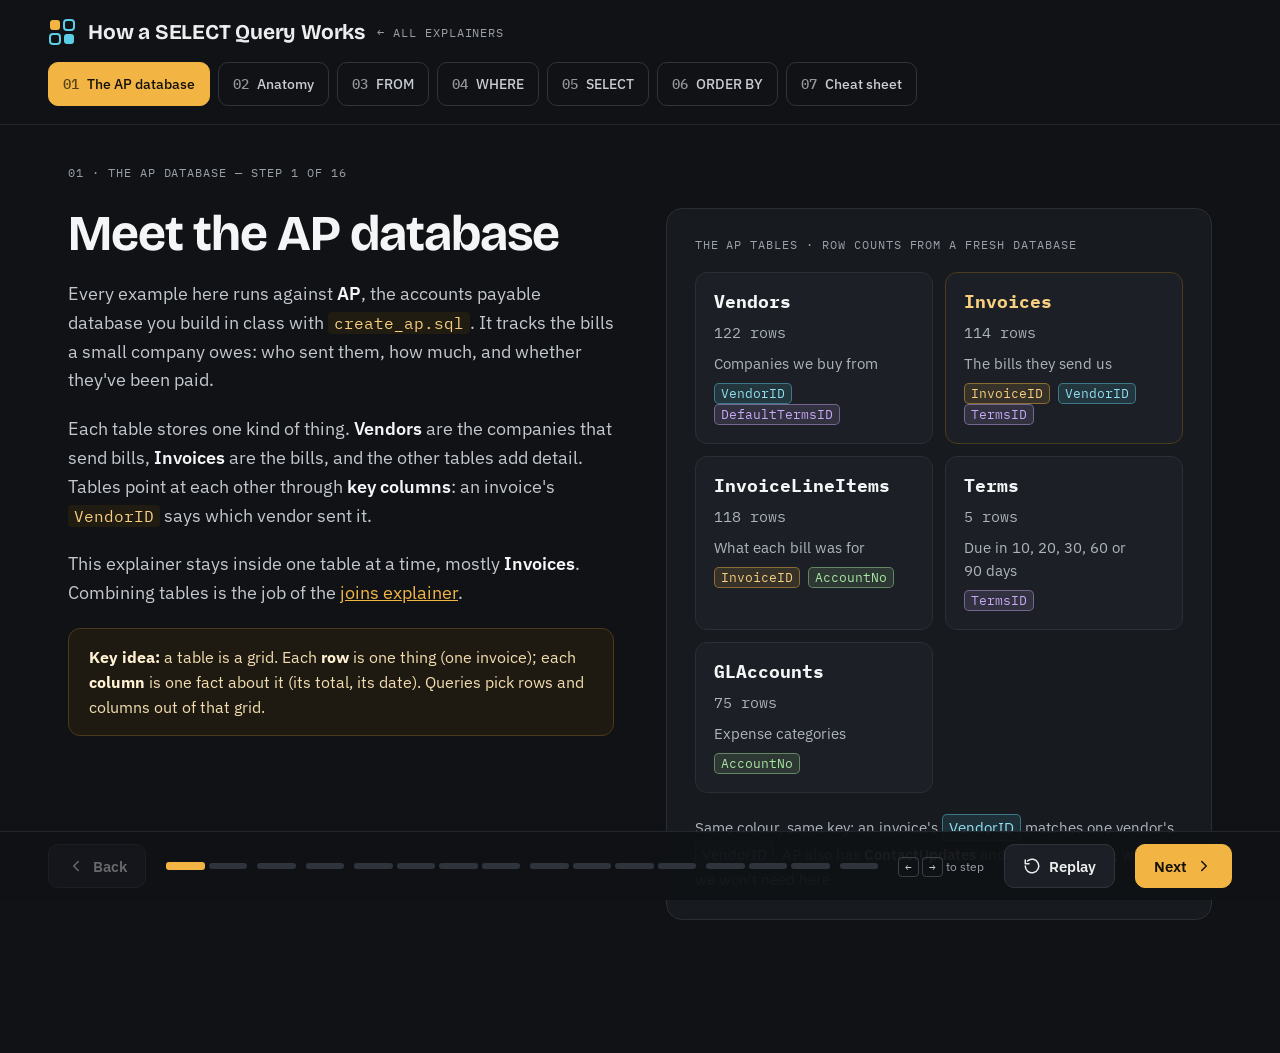
<file: sql-select-basics/index.html>
<!doctype html>
<html lang="en">
<head>
<meta charset="utf-8">
<meta name="viewport" content="width=device-width, initial-scale=1">
<title>How a SELECT Query Works · Explainers</title>
<meta name="description" content="A step-through animated explainer of how a basic SQL SELECT query works, clause by clause, using the AP database — for SQL Server students.">
<link rel="preconnect" href="https://fonts.googleapis.com">
<link rel="preconnect" href="https://fonts.gstatic.com" crossorigin>
<link rel="stylesheet" href="https://fonts.googleapis.com/css2?family=Bricolage+Grotesque:opsz,wght@12..96,500;12..96,700&amp;family=IBM+Plex+Mono:wght@400;500&amp;family=IBM+Plex+Sans:wght@400;500;600&amp;display=swap">
<link rel="stylesheet" href="../assets/explainer.css">
<noscript><style>.step[hidden]{display:block;margin-bottom:64px}.controls,.chapters,.eyebrow{display:none}</style></noscript>
</head>
<body>
<a class="skip" href="#stage">Skip to content</a>
<div class="shell">

<header class="topbar">
<a class="brand" href="../" aria-label="All explainers">
<svg width="28" height="28" viewBox="0 0 28 28" aria-hidden="true" style="flex: 0 0 auto"><rect x="2" y="2" width="10" height="10" rx="3" fill="#F2B544"></rect><rect x="16" y="2" width="10" height="10" rx="3" fill="none" stroke="#5CCFE6" stroke-width="2"></rect><rect x="2" y="16" width="10" height="10" rx="3" fill="none" stroke="#5CCFE6" stroke-width="2"></rect><rect x="16" y="16" width="10" height="10" rx="3" fill="#5CCFE6"></rect></svg>
<span class="brand-name">How a SELECT Query Works</span>
<span class="lbl">← all explainers</span>
</a>
<nav class="chapters" aria-label="Chapters" data-chapters></nav>
</header>

<main class="stage" id="stage" data-explainer>
<div class="lbl eyebrow" data-eyebrow aria-live="polite"></div>


<!-- 01 · Meet the AP database -->
<section class="step" data-chapter="01" data-chapter-label="The AP database" data-title="Meet the AP database" hidden>
<section class="split">
<div class="col rise">
<h2 class="h2">Meet the AP database</h2>
<p class="p">Every example here runs against <b>AP</b>, the accounts payable database you build in class with <span class="ic">create_ap.sql</span>. It tracks the bills a small company owes: who sent them, how much, and whether they've been paid.</p>
<p class="p">Each table stores one kind of thing. <b>Vendors</b> are the companies that send bills, <b>Invoices</b> are the bills, and the other tables add detail. Tables point at each other through <b>key columns</b>: an invoice's <span class="ic">VendorID</span> says which vendor sent it.</p>
<p class="p">This explainer stays inside one table at a time, mostly <b>Invoices</b>. Combining tables is the job of the <a href="../sql-joins/">joins explainer</a>.</p>
<div class="key"><b>Key idea:</b> a table is a grid. Each <b>row</b> is one thing (one invoice); each <b>column</b> is one fact about it (its total, its date). Queries pick rows and columns out of that grid.</div>
</div>
<div class="panel rise" style="animation-delay: .15s">
<div class="lbl">The AP tables · row counts from a fresh database</div>
<div style="display: grid; grid-template-columns: repeat(auto-fit, minmax(min(200px, 100%), 1fr)); gap: 12px">
<div class="card pop" style="animation-delay: .3s"><span class="h3 mono" style="font-size: 18px">Vendors</span><span class="mono small">122 rows</span><span class="small">Companies we buy from</span><span class="mono" style="font-size: 13px"><span class="k k1">VendorID</span> <span class="k k3">DefaultTermsID</span></span></div>
<div class="card pop" style="animation-delay: .45s; border-color: #4A3B1C"><span class="h3 mono" style="font-size: 18px; color: #F7CF7E">Invoices</span><span class="mono small">114 rows</span><span class="small">The bills they send us</span><span class="mono" style="font-size: 13px"><span class="k k2">InvoiceID</span> <span class="k k1">VendorID</span> <span class="k k3">TermsID</span></span></div>
<div class="card pop" style="animation-delay: .6s"><span class="h3 mono" style="font-size: 18px">InvoiceLineItems</span><span class="mono small">118 rows</span><span class="small">What each bill was for</span><span class="mono" style="font-size: 13px"><span class="k k2">InvoiceID</span> <span class="k k4">AccountNo</span></span></div>
<div class="card pop" style="animation-delay: .75s"><span class="h3 mono" style="font-size: 18px">Terms</span><span class="mono small">5 rows</span><span class="small">Due in 10, 20, 30, 60 or 90 days</span><span class="mono" style="font-size: 13px"><span class="k k3">TermsID</span></span></div>
<div class="card pop" style="animation-delay: .9s"><span class="h3 mono" style="font-size: 18px">GLAccounts</span><span class="mono small">75 rows</span><span class="small">Expense categories</span><span class="mono" style="font-size: 13px"><span class="k k4">AccountNo</span></span></div>
</div>
<p class="small">Same colour, same key: an invoice's <span class="k k1">VendorID</span> matches one vendor's <span class="k k1">VendorID</span>. AP also has <b>ContactUpdates</b> and <b>InvoiceArchive</b>, which we won't need here.</p>
</div>
</section>
</section>

<!-- 02 · A query asks a question -->
<section class="step" data-chapter="01" data-chapter-label="The AP database" data-title="A query asks a question" hidden>
<section class="split">
<div class="col rise">
<h2 class="h2">A query asks a question</h2>
<p class="p">A <span class="ic">SELECT</span> statement is a question you ask the database: <i>“which invoices haven't been paid yet?”</i> SQL Server reads the table, works out the answer and hands it back as a <b>result set</b>.</p>
<p class="p">The result set is itself a little table, with rows and columns. It only exists for that moment: SSMS shows it in the Results grid, and that's it.</p>
<div class="key"><b>Good to know:</b> <span class="ic">SELECT</span> only <b>reads</b>. It never adds, changes or deletes data, so you can experiment freely. Run it a hundred times and the Invoices table still has 114 rows.</div>
</div>
<div class="panel rise" style="animation-delay: .15s">
<div class="lbl">Question in, table out</div>
<div style="display: flex; flex-wrap: wrap; align-items: center; gap: 8px">
<div class="node cyc" style="animation-delay: 0s">Invoices · 114 rows</div>
<span class="chev" aria-hidden="true">›</span>
<div class="node cyc" style="animation-delay: 1.25s">Your query</div>
<span class="chev" aria-hidden="true">›</span>
<div class="node cyc" style="animation-delay: 2.5s">SQL Server</div>
<span class="chev" aria-hidden="true">›</span>
<div class="node cyc" style="animation-delay: 3.75s">Result set · 11 rows</div>
</div>
<pre class="sql pop" style="animation-delay: .4s"><span class="kw">SELECT</span> InvoiceNumber, InvoiceDate, InvoiceTotal
<span class="kw">FROM</span> Invoices
<span class="kw">WHERE</span> PaymentDate <span class="kw">IS NULL</span>
<span class="kw">ORDER BY</span> InvoiceTotal <span class="kw">DESC</span>;</pre>
<div class="tbl-cap"><span class="lbl">Result set · first 4 of 11 rows</span></div>
<div class="tbl-wrap">
<table class="tbl">
<thead><tr><th>InvoiceNumber</th><th>InvoiceDate</th><th class="r">InvoiceTotal</th></tr></thead>
<tbody>
<tr class="hit" style="animation-delay: .9s"><td>P-0608</td><td>2023-01-23</td><td class="r">20551.18</td></tr>
<tr class="hit" style="animation-delay: 1.05s"><td>0-2436</td><td>2023-01-31</td><td class="r">10976.06</td></tr>
<tr class="hit" style="animation-delay: 1.2s"><td>31361833</td><td>2023-01-21</td><td class="r">579.42</td></tr>
<tr class="hit" style="animation-delay: 1.35s"><td>9982771</td><td>2023-01-24</td><td class="r">503.20</td></tr>
</tbody>
</table>
</div>
<p class="small">By the end of this explainer you'll be able to read every line of that query, and say why each one is where it is.</p>
</div>
</section>
</section>

<!-- 03 · Written order vs run order -->
<section class="step" data-chapter="02" data-chapter-label="Anatomy" data-title="Written order vs run order" hidden>
<section class="split">
<div class="col rise">
<h2 class="h2">You write it in one order. SQL Server runs it in another.</h2>
<p class="p">A <span class="ic">SELECT</span> is built from <b>clauses</b>, each starting with a keyword. They must be written in a fixed order, and <span class="ic">SELECT</span> comes first, even though it isn't what happens first.</p>
<p class="p">SQL Server first finds the table (<span class="ic">FROM</span>), then throws away rows that don't match (<span class="ic">WHERE</span>), then builds the columns you asked for (<span class="ic">SELECT</span>), and only then sorts what's left (<span class="ic">ORDER BY</span>).</p>
<p class="p">Only <span class="ic">SELECT</span> and <span class="ic">FROM</span> are required. <span class="ic">GROUP BY</span> and <span class="ic">HAVING</span> belong to <a href="../sql-summary-queries/">summary queries</a>; we'll skip them here.</p>
<div class="key"><b>Key idea:</b> keep the <b>run order</b> in your head: <b>FROM → WHERE → SELECT → ORDER BY</b>. It explains most of the “why doesn't this work?” moments in SQL. Each of the next chapters is one stop on that line.</div>
</div>
<div class="panel rise" style="animation-delay: .15s">
<div class="lbl">The order you write the clauses</div>
<pre class="sql"><span class="num">1</span>  <span class="kw">SELECT</span>    <span class="cm">-- which columns</span>
<span class="num">2</span>  <span class="kw">FROM</span>      <span class="cm">-- which table</span>
<span class="num">3</span>  <span class="kw">WHERE</span>     <span class="cm">-- which rows</span>
<span class="dim"><span class="num">4</span>  <span class="kw">GROUP BY</span>  <span class="cm">-- summary queries</span>
<span class="num">5</span>  <span class="kw">HAVING</span>    <span class="cm">-- summary queries</span></span>
<span class="num">6</span>  <span class="kw">ORDER BY</span>  <span class="cm">-- what order</span></pre>
<div class="lbl">The order SQL Server runs them</div>
<div class="strip">
<span class="node cyc4" style="animation-delay: 0s">1 · FROM</span>
<span class="chev" aria-hidden="true">›</span>
<span class="node cyc4" style="animation-delay: 1s">2 · WHERE</span>
<span class="chev" aria-hidden="true">›</span>
<span class="node cyc4" style="animation-delay: 2s">3 · SELECT</span>
<span class="chev" aria-hidden="true">›</span>
<span class="node cyc4" style="animation-delay: 3s">4 · ORDER BY</span>
</div>
<div style="display: grid; grid-template-columns: repeat(auto-fit, minmax(min(200px, 100%), 1fr)); gap: 12px">
<div class="card pop" style="animation-delay: .4s"><span class="lbl">FROM</span><span class="small">Start with every row of the table</span></div>
<div class="card pop" style="animation-delay: .55s"><span class="lbl">WHERE</span><span class="small">Keep only the rows that match</span></div>
<div class="card pop" style="animation-delay: .7s"><span class="lbl">SELECT</span><span class="small">Pick and calculate the columns</span></div>
<div class="card pop" style="animation-delay: .85s"><span class="lbl">ORDER BY</span><span class="small">Sort the finished rows</span></div>
</div>
</div>
</section>
</section>

<!-- 04 · FROM -->
<section class="step" data-chapter="03" data-chapter-label="FROM" data-title="FROM picks the table" hidden>
<section class="split">
<div class="col rise">
<h2 class="h2">FROM: start with the whole table</h2>
<p class="p">Everything starts with <span class="ic">FROM</span>. It names the table to read, and at this point <b>every row</b> is still in play: all 114 invoices.</p>
<p class="p">The shortest useful query is <span class="ic">SELECT * FROM Invoices</span>. The <span class="ic">*</span> means “every column”, so you get all 10 columns of all 114 rows. It's handy for a quick look at a table you don't know yet.</p>
<p class="p">Rows come back in <b>no promised order</b>. They often look sorted by the key, but SQL Server doesn't guarantee it unless you ask with <span class="ic">ORDER BY</span>.</p>
<div class="key"><b>Habit:</b> use <span class="ic">*</span> to explore, then list the columns you actually need. Named columns are easier to read and keep working if someone adds a column to the table later.</div>
</div>
<div class="panel rise" style="animation-delay: .15s">
<div class="strip" aria-label="Run order, this step is FROM"><span class="node on">FROM</span><span class="chev" aria-hidden="true">›</span><span class="node off">WHERE</span><span class="chev" aria-hidden="true">›</span><span class="node off">SELECT</span><span class="chev" aria-hidden="true">›</span><span class="node off">ORDER BY</span></div>
<pre class="sql"><span class="dim"><span class="kw">SELECT</span> *</span>
<span class="hl"><span class="kw">FROM</span> Invoices</span>;</pre>
<div class="tbl-cap"><span class="lbl">8 of 114 rows · all 10 columns</span><span class="mono small">scroll →</span></div>
<div class="tbl-wrap">
<table class="tbl">
<thead><tr><th class="r">InvoiceID</th><th class="r">VendorID</th><th>InvoiceNumber</th><th>InvoiceDate</th><th class="r">InvoiceTotal</th><th class="r">PaymentTotal</th><th class="r">CreditTotal</th><th class="r">TermsID</th><th>InvoiceDueDate</th><th>PaymentDate</th></tr></thead>
<tbody>
<tr class="hit" style="animation-delay: .3s"><td class="r">1</td><td class="r">122</td><td>989319-457</td><td>2022-10-08</td><td class="r">3813.33</td><td class="r">3813.33</td><td class="r">0.00</td><td class="r">3</td><td>2022-11-08</td><td>2022-11-07</td></tr>
<tr class="hit" style="animation-delay: .4s"><td class="r">2</td><td class="r">123</td><td>263253241</td><td>2022-10-10</td><td class="r">40.20</td><td class="r">40.20</td><td class="r">0.00</td><td class="r">3</td><td>2022-11-10</td><td>2022-11-14</td></tr>
<tr class="hit" style="animation-delay: .5s"><td class="r">9</td><td class="r">121</td><td>97/488</td><td>2022-10-24</td><td class="r">601.95</td><td class="r">601.95</td><td class="r">0.00</td><td class="r">3</td><td>2022-11-24</td><td>2022-11-21</td></tr>
<tr class="hit" style="animation-delay: .6s"><td class="r">15</td><td class="r">48</td><td>P02-88D77S7</td><td>2022-11-03</td><td class="r">856.92</td><td class="r">856.92</td><td class="r">0.00</td><td class="r">3</td><td>2022-12-02</td><td>2022-11-30</td></tr>
<tr class="hit" style="animation-delay: .7s"><td class="r">78</td><td class="r">121</td><td>97/522</td><td>2022-12-28</td><td class="r">1962.13</td><td class="r">1762.13</td><td class="r">200.00</td><td class="r">3</td><td>2023-01-28</td><td>2023-01-30</td></tr>
<tr class="hit" style="animation-delay: .8s"><td class="r">89</td><td class="r">72</td><td>39104</td><td>2023-01-10</td><td class="r">85.31</td><td class="r">0.00</td><td class="r">0.00</td><td class="r">3</td><td>2023-02-09</td><td class="null">NULL</td></tr>
<tr class="hit" style="animation-delay: .9s"><td class="r">102</td><td class="r">110</td><td>P-0608</td><td>2023-01-23</td><td class="r">20551.18</td><td class="r">0.00</td><td class="r">1200.00</td><td class="r">3</td><td>2023-02-22</td><td class="null">NULL</td></tr>
<tr class="hit" style="animation-delay: 1s"><td class="r">112</td><td class="r">110</td><td>0-2436</td><td>2023-01-31</td><td class="r">10976.06</td><td class="r">0.00</td><td class="r">0.00</td><td class="r">3</td><td>2023-03-01</td><td class="null">NULL</td></tr>
</tbody>
</table>
</div>
<p class="small">We'll follow these same 8 invoices through every clause. They're real rows, picked so each clause visibly changes something.</p>
</div>
</section>
</section>

<!-- 05 · WHERE -->
<section class="step" data-chapter="04" data-chapter-label="WHERE" data-title="WHERE filters rows" hidden>
<section class="split">
<div class="col rise">
<h2 class="h2">WHERE: keep only the rows that match</h2>
<p class="p"><span class="ic">WHERE</span> runs second. It checks a <b>condition</b> against each row, one at a time. If the condition is true for that row, the row stays. If not, it's gone for the rest of the query.</p>
<p class="p">Here the condition is <span class="ic">InvoiceTotal &gt; 1000</span>. Of our 8 sample invoices, 4 pass. Across the whole table, <b>27 of 114</b> do.</p>
<p class="p">The comparison operators are <span class="ic">=</span> <span class="ic">&lt;&gt;</span> <span class="ic">&lt;</span> <span class="ic">&gt;</span> <span class="ic">&lt;=</span> <span class="ic">&gt;=</span>. Text and dates go in single quotes: <span class="ic">VendorState = 'CA'</span>, <span class="ic">InvoiceDate &gt;= '2023-01-01'</span>. Numbers don't.</p>
<div class="key"><b>Key idea:</b> <span class="ic">WHERE</span> decides <b>which rows</b>, never which columns. It can test any column in the table, even one you don't end up showing.</div>
</div>
<div class="panel rise" style="animation-delay: .15s">
<div class="strip" aria-label="Run order, this step is WHERE"><span class="node">FROM</span><span class="chev" aria-hidden="true">›</span><span class="node on">WHERE</span><span class="chev" aria-hidden="true">›</span><span class="node off">SELECT</span><span class="chev" aria-hidden="true">›</span><span class="node off">ORDER BY</span></div>
<pre class="sql"><span class="dim"><span class="kw">SELECT</span> *</span>
<span class="kw">FROM</span> Invoices
<span class="hl"><span class="kw">WHERE</span> InvoiceTotal &gt; <span class="num">1000</span></span>;</pre>
<div class="tbl-cap"><span class="lbl">The 8 sample rows · 4 columns shown</span><span class="mono small">full table: 27 of 114 rows</span></div>
<div class="tbl-wrap">
<table class="tbl">
<thead><tr><th class="r">InvoiceID</th><th class="r">VendorID</th><th>InvoiceNumber</th><th class="r">InvoiceTotal</th></tr></thead>
<tbody>
<tr class="hit" style="animation-delay: .6s"><td class="r">1</td><td class="r">122</td><td>989319-457</td><td class="r">3813.33</td></tr>
<tr class="out" style="animation-delay: .8s"><td class="r">2</td><td class="r">123</td><td>263253241</td><td class="r">40.20</td></tr>
<tr class="out" style="animation-delay: 1s"><td class="r">9</td><td class="r">121</td><td>97/488</td><td class="r">601.95</td></tr>
<tr class="out" style="animation-delay: 1.2s"><td class="r">15</td><td class="r">48</td><td>P02-88D77S7</td><td class="r">856.92</td></tr>
<tr class="hit" style="animation-delay: 1.4s"><td class="r">78</td><td class="r">121</td><td>97/522</td><td class="r">1962.13</td></tr>
<tr class="out" style="animation-delay: 1.6s"><td class="r">89</td><td class="r">72</td><td>39104</td><td class="r">85.31</td></tr>
<tr class="hit" style="animation-delay: 1.8s"><td class="r">102</td><td class="r">110</td><td>P-0608</td><td class="r">20551.18</td></tr>
<tr class="hit" style="animation-delay: 2s"><td class="r">112</td><td class="r">110</td><td>0-2436</td><td class="r">10976.06</td></tr>
</tbody>
</table>
</div>
<p class="small">Highlighted rows pass the test and move on to <span class="ic">SELECT</span>. Faded rows are dropped.</p>
</div>
</section>
</section>

<!-- 06 · AND, OR, NOT -->
<section class="step" data-chapter="04" data-chapter-label="WHERE" data-title="AND, OR and parentheses" hidden>
<section class="split">
<div class="col rise">
<h2 class="h2">AND, OR, NOT — and why parentheses matter</h2>
<p class="p">Combine conditions with <span class="ic">AND</span> (both must be true) and <span class="ic">OR</span> (either one is enough). <span class="ic">NOT</span> flips a condition: <span class="ic">NOT VendorState = 'CA'</span> keeps everyone outside California.</p>
<p class="p">The trap: <b>SQL Server does AND before OR</b>, the way math does × before +. Say you want <i>invoices over 1000 from vendor 110 or 121</i>. Written without parentheses, SQL Server reads it as <i>(over 1000 from vendor 110) <b>or</b> (anything from vendor 121)</i>.</p>
<p class="p">That version returns <b>13 rows</b>, including six small invoices from vendor 121 that you didn't want. Adding parentheses around the <span class="ic">OR</span> gives the intended <b>7 rows</b>.</p>
<div class="key"><b>Habit:</b> whenever a <span class="ic">WHERE</span> mixes <span class="ic">AND</span> and <span class="ic">OR</span>, add parentheses, even if you think you don't need them. It costs nothing and makes your intent obvious.</div>
</div>
<div class="panel rise" style="animation-delay: .15s">
<div class="lbl">Without parentheses · 13 rows</div>
<pre class="sql"><span class="kw">SELECT</span> InvoiceID, VendorID, InvoiceTotal
<span class="kw">FROM</span> Invoices
<span class="hl"><span class="kw">WHERE</span> InvoiceTotal &gt; <span class="num">1000</span> <span class="kw">AND</span> VendorID = <span class="num">110</span> <span class="kw">OR</span> VendorID = <span class="num">121</span></span>;</pre>
<div class="lbl" style="color: #F7CF7E">With parentheses · 7 rows</div>
<pre class="sql"><span class="kw">WHERE</span> InvoiceTotal &gt; <span class="num">1000</span> <span class="kw">AND</span> <span class="hl">(VendorID = <span class="num">110</span> <span class="kw">OR</span> VendorID = <span class="num">121</span>)</span></pre>
<div class="tbl-cap"><span class="lbl">All 13 rows from the first query</span><span class="mono small">faded = removed by the parentheses</span></div>
<div class="tbl-wrap">
<table class="tbl">
<thead><tr><th class="r">InvoiceID</th><th class="r">VendorID</th><th class="r">InvoiceTotal</th></tr></thead>
<tbody>
<tr class="out" style="animation-delay: 1s"><td class="r">9</td><td class="r"><span class="k k1">121</span></td><td class="r">601.95</td></tr>
<tr class="out" style="animation-delay: 1.15s"><td class="r">32</td><td class="r"><span class="k k1">121</span></td><td class="r">953.10</td></tr>
<tr class="out" style="animation-delay: 1.3s"><td class="r">36</td><td class="r"><span class="k k1">121</span></td><td class="r">565.15</td></tr>
<tr><td class="r">39</td><td class="r"><span class="k k2">110</span></td><td class="r">37966.19</td></tr>
<tr class="out" style="animation-delay: 1.45s"><td class="r">40</td><td class="r"><span class="k k1">121</span></td><td class="r">639.77</td></tr>
<tr class="out" style="animation-delay: 1.6s"><td class="r">54</td><td class="r"><span class="k k1">121</span></td><td class="r">313.55</td></tr>
<tr class="out" style="animation-delay: 1.75s"><td class="r">77</td><td class="r"><span class="k k1">121</span></td><td class="r">904.14</td></tr>
<tr><td class="r">78</td><td class="r"><span class="k k1">121</span></td><td class="r">1962.13</td></tr>
<tr><td class="r">96</td><td class="r"><span class="k k2">110</span></td><td class="r">26881.40</td></tr>
<tr><td class="r">102</td><td class="r"><span class="k k2">110</span></td><td class="r">20551.18</td></tr>
<tr><td class="r">106</td><td class="r"><span class="k k2">110</span></td><td class="r">23517.58</td></tr>
<tr><td class="r">109</td><td class="r"><span class="k k1">121</span></td><td class="r">1000.46</td></tr>
<tr><td class="r">112</td><td class="r"><span class="k k2">110</span></td><td class="r">10976.06</td></tr>
</tbody>
</table>
</div>
</div>
</section>
</section>

<!-- 07 · BETWEEN, IN, LIKE -->
<section class="step" data-chapter="04" data-chapter-label="WHERE" data-title="BETWEEN, IN and LIKE" hidden>
<section class="split">
<div class="col rise">
<h2 class="h2">Shortcuts: BETWEEN, IN and LIKE</h2>
<p class="p"><span class="ic">BETWEEN</span> tests a range, and <b>includes both ends</b>. It's the same as <span class="ic">&gt;=</span> the first value <span class="ic">AND</span> <span class="ic">&lt;=</span> the second.</p>
<p class="p"><span class="ic">IN</span> tests against a list. <span class="ic">VendorState IN ('NV', 'AZ', 'TX')</span> is a shorter way to write three <span class="ic">=</span> tests joined by <span class="ic">OR</span>.</p>
<p class="p"><span class="ic">LIKE</span> matches text against a pattern. <span class="ic">%</span> stands for <b>any number</b> of characters (even none); <span class="ic">_</span> stands for <b>exactly one</b>. So <span class="ic">'N_'</span> means “N plus one more character”.</p>
<div class="key"><b>Mix and match:</b> each one works with <span class="ic">NOT</span> too: <span class="ic">NOT BETWEEN</span>, <span class="ic">NOT IN</span>, <span class="ic">NOT LIKE</span>. And <span class="ic">LIKE</span> without a <span class="ic">%</span> or <span class="ic">_</span> is just a slower <span class="ic">=</span>.</div>
</div>
<div class="panel rise" style="animation-delay: .15s">
<div style="display: flex; flex-direction: column; gap: 10px">
<div class="tbl-cap"><span class="lbl">Range · inclusive</span><span class="mono small">33 invoices</span></div>
<pre class="sql pop" style="animation-delay: .3s"><span class="kw">SELECT</span> * <span class="kw">FROM</span> Invoices
<span class="hl"><span class="kw">WHERE</span> InvoiceDate <span class="kw">BETWEEN</span> <span class="str">'2023-01-01'</span> <span class="kw">AND</span> <span class="str">'2023-01-31'</span></span>;</pre>
</div>
<div style="display: flex; flex-direction: column; gap: 10px">
<div class="tbl-cap"><span class="lbl">List</span><span class="mono small">6 vendors · all rows</span></div>
<pre class="sql pop" style="animation-delay: .6s"><span class="kw">SELECT</span> VendorName, VendorCity, VendorState <span class="kw">FROM</span> Vendors
<span class="hl"><span class="kw">WHERE</span> VendorState <span class="kw">IN</span> (<span class="str">'NV'</span>, <span class="str">'AZ'</span>, <span class="str">'TX'</span>)</span>;</pre>
<div class="tbl-wrap pop" style="animation-delay: .8s">
<table class="tbl">
<thead><tr><th>VendorName</th><th>VendorCity</th><th>VendorState</th></tr></thead>
<tbody>
<tr><td>AT&amp;T</td><td>Phoenix</td><td>AZ</td></tr>
<tr><td>Wells Fargo Bank</td><td>Phoenix</td><td>AZ</td></tr>
<tr><td>Computer Library</td><td>Phoenix</td><td>AZ</td></tr>
<tr><td>Cahners Publishing Company</td><td>The Lake</td><td>NV</td></tr>
<tr><td>United Parcel Service</td><td>Reno</td><td>NV</td></tr>
<tr><td>Ingram</td><td>Dallas</td><td>TX</td></tr>
</tbody>
</table>
</div>
</div>
<div style="display: flex; flex-direction: column; gap: 10px">
<div class="tbl-cap"><span class="lbl">Pattern</span><span class="mono small">10 vendors</span></div>
<pre class="sql pop" style="animation-delay: 1.1s"><span class="kw">SELECT</span> * <span class="kw">FROM</span> Vendors
<span class="hl"><span class="kw">WHERE</span> VendorState <span class="kw">LIKE</span> <span class="str">'N_'</span></span>;</pre>
<div class="pop" style="animation-delay: 1.3s; display: flex; flex-wrap: wrap; align-items: center; gap: 6px"><span class="small">Matches</span><span class="tok tok-a">NC</span><span class="tok tok-a">NJ</span><span class="tok tok-a">NV</span><span class="tok tok-a">NY</span><span class="small">— the four states in AP that start with N</span></div>
</div>
</div>
</section>
</section>

<!-- 08 · NULL -->
<section class="step" data-chapter="04" data-chapter-label="WHERE" data-title="Testing for NULL" hidden>
<section class="split">
<div class="col rise">
<h2 class="h2">NULL means “unknown”, so test it with IS NULL</h2>
<p class="p"><span class="ic">NULL</span> isn't zero and isn't an empty string. It means <b>no value is known</b>. In AP, an invoice that hasn't been paid has no <span class="ic">PaymentDate</span> yet, so that column is <span class="ic">NULL</span>.</p>
<p class="p">You might try <span class="ic">PaymentDate = NULL</span>. It runs without an error, but it returns <b>0 rows</b>. Comparing anything to “unknown” gives “unknown”, never true, so no row passes.</p>
<p class="p">The right tests are <span class="ic">IS NULL</span> and <span class="ic">IS NOT NULL</span>. They find the <b>11 unpaid</b> and <b>103 paid</b> invoices, which add up to all 114.</p>
<div class="key"><b>Key idea:</b> never use <span class="ic">=</span> or <span class="ic">&lt;&gt;</span> with <span class="ic">NULL</span>. Always write <span class="ic">IS NULL</span> or <span class="ic">IS NOT NULL</span>.</div>
</div>
<div class="panel rise" style="animation-delay: .15s">
<div class="strip" aria-label="Run order, this step is WHERE"><span class="node">FROM</span><span class="chev" aria-hidden="true">›</span><span class="node on">WHERE</span><span class="chev" aria-hidden="true">›</span><span class="node off">SELECT</span><span class="chev" aria-hidden="true">›</span><span class="node off">ORDER BY</span></div>
<pre class="sql"><span class="dim"><span class="kw">SELECT</span> *</span>
<span class="kw">FROM</span> Invoices
<span class="hl"><span class="kw">WHERE</span> PaymentDate <span class="kw">IS NULL</span></span>;</pre>
<div class="tbl-cap"><span class="lbl">The 8 sample rows · 4 columns shown</span><span class="mono small">full table: 11 of 114 rows</span></div>
<div class="tbl-wrap">
<table class="tbl">
<thead><tr><th class="r">InvoiceID</th><th>InvoiceNumber</th><th class="r">InvoiceTotal</th><th>PaymentDate</th></tr></thead>
<tbody>
<tr class="out" style="animation-delay: .6s"><td class="r">1</td><td>989319-457</td><td class="r">3813.33</td><td>2022-11-07</td></tr>
<tr class="out" style="animation-delay: .75s"><td class="r">2</td><td>263253241</td><td class="r">40.20</td><td>2022-11-14</td></tr>
<tr class="out" style="animation-delay: .9s"><td class="r">9</td><td>97/488</td><td class="r">601.95</td><td>2022-11-21</td></tr>
<tr class="out" style="animation-delay: 1.05s"><td class="r">15</td><td>P02-88D77S7</td><td class="r">856.92</td><td>2022-11-30</td></tr>
<tr class="out" style="animation-delay: 1.2s"><td class="r">78</td><td>97/522</td><td class="r">1962.13</td><td>2023-01-30</td></tr>
<tr class="hit" style="animation-delay: 1.35s"><td class="r">89</td><td>39104</td><td class="r">85.31</td><td class="null">NULL</td></tr>
<tr class="hit" style="animation-delay: 1.5s"><td class="r">102</td><td>P-0608</td><td class="r">20551.18</td><td class="null">NULL</td></tr>
<tr class="hit" style="animation-delay: 1.65s"><td class="r">112</td><td>0-2436</td><td class="r">10976.06</td><td class="null">NULL</td></tr>
</tbody>
</table>
</div>
<div style="display: grid; grid-template-columns: repeat(auto-fit, minmax(min(150px, 100%), 1fr)); gap: 10px">
<div class="card pop" style="animation-delay: 1.9s"><span class="mono" style="font-size: 13px">PaymentDate <b style="color: #F7CF7E">IS NULL</b></span><span class="h3">11 rows</span></div>
<div class="card pop" style="animation-delay: 2.05s; border-color: #5C2A36"><span class="mono" style="font-size: 13px">PaymentDate <b style="color: #F5A8B8">= NULL</b></span><span class="h3" style="color: #F5A8B8">0 rows</span></div>
<div class="card pop" style="animation-delay: 2.2s"><span class="mono" style="font-size: 13px">PaymentDate <b style="color: #F7CF7E">IS NOT NULL</b></span><span class="h3">103 rows</span></div>
</div>
</div>
</section>
</section>

<!-- 09 · Choosing columns -->
<section class="step" data-chapter="05" data-chapter-label="SELECT" data-title="Choosing columns" hidden>
<section class="split">
<div class="col rise">
<h2 class="h2">SELECT: choose the columns</h2>
<p class="p">Only now, with the rows already filtered, does SQL Server look at the <span class="ic">SELECT</span> list. It decides <b>which columns</b> end up in the result, and in what order.</p>
<p class="p">List the columns you want, separated by commas. Columns come back in the order you list them, not the order they sit in the table. Everything you leave out simply disappears from the result. The table itself is untouched.</p>
<div class="key"><b>Rows vs columns:</b> <span class="ic">WHERE</span> trims the grid from top to bottom (rows). <span class="ic">SELECT</span> trims it from side to side (columns). They don't overlap.</div>
</div>
<div class="panel rise" style="animation-delay: .15s">
<div class="strip" aria-label="Run order, this step is SELECT"><span class="node">FROM</span><span class="chev" aria-hidden="true">›</span><span class="node">WHERE</span><span class="chev" aria-hidden="true">›</span><span class="node on">SELECT</span><span class="chev" aria-hidden="true">›</span><span class="node off">ORDER BY</span></div>
<pre class="sql"><span class="hl"><span class="kw">SELECT</span> InvoiceNumber, InvoiceDate, InvoiceTotal</span>
<span class="kw">FROM</span> Invoices;</pre>
<div class="tbl-cap"><span class="lbl">8 of 114 rows · 6 of 10 columns shown</span><span class="mono small">faded = not in the SELECT list</span></div>
<div class="tbl-wrap">
<table class="tbl">
<thead><tr><th class="r out" style="animation-delay: .6s">InvoiceID</th><th class="r out" style="animation-delay: .6s">VendorID</th><th class="hit" style="animation-delay: 1s">InvoiceNumber</th><th class="hit" style="animation-delay: 1s">InvoiceDate</th><th class="r hit" style="animation-delay: 1s">InvoiceTotal</th><th class="out" style="animation-delay: .6s">PaymentDate</th></tr></thead>
<tbody>
<tr><td class="r out" style="animation-delay: .6s">1</td><td class="r out" style="animation-delay: .6s">122</td><td>989319-457</td><td>2022-10-08</td><td class="r">3813.33</td><td class="out" style="animation-delay: .6s">2022-11-07</td></tr>
<tr><td class="r out" style="animation-delay: .6s">2</td><td class="r out" style="animation-delay: .6s">123</td><td>263253241</td><td>2022-10-10</td><td class="r">40.20</td><td class="out" style="animation-delay: .6s">2022-11-14</td></tr>
<tr><td class="r out" style="animation-delay: .6s">9</td><td class="r out" style="animation-delay: .6s">121</td><td>97/488</td><td>2022-10-24</td><td class="r">601.95</td><td class="out" style="animation-delay: .6s">2022-11-21</td></tr>
<tr><td class="r out" style="animation-delay: .6s">15</td><td class="r out" style="animation-delay: .6s">48</td><td>P02-88D77S7</td><td>2022-11-03</td><td class="r">856.92</td><td class="out" style="animation-delay: .6s">2022-11-30</td></tr>
<tr><td class="r out" style="animation-delay: .6s">78</td><td class="r out" style="animation-delay: .6s">121</td><td>97/522</td><td>2022-12-28</td><td class="r">1962.13</td><td class="out" style="animation-delay: .6s">2023-01-30</td></tr>
<tr><td class="r out" style="animation-delay: .6s">89</td><td class="r out" style="animation-delay: .6s">72</td><td>39104</td><td>2023-01-10</td><td class="r">85.31</td><td class="null out" style="animation-delay: .6s">NULL</td></tr>
<tr><td class="r out" style="animation-delay: .6s">102</td><td class="r out" style="animation-delay: .6s">110</td><td>P-0608</td><td>2023-01-23</td><td class="r">20551.18</td><td class="null out" style="animation-delay: .6s">NULL</td></tr>
<tr><td class="r out" style="animation-delay: .6s">112</td><td class="r out" style="animation-delay: .6s">110</td><td>0-2436</td><td>2023-01-31</td><td class="r">10976.06</td><td class="null out" style="animation-delay: .6s">NULL</td></tr>
</tbody>
</table>
</div>
<p class="small">No <span class="ic">WHERE</span> this time, so all 114 rows come back, each with just three columns.</p>
</div>
</section>
</section>

<!-- 10 · Calculated columns -->
<section class="step" data-chapter="05" data-chapter-label="SELECT" data-title="Calculated columns &amp; aliases" hidden>
<section class="split">
<div class="col rise">
<h2 class="h2">Calculated columns and aliases</h2>
<p class="p">A <span class="ic">SELECT</span> list can hold more than column names. It can hold <b>expressions</b>, worked out fresh for every row. Here, what's still owed on an invoice is its total minus what's been paid and credited.</p>
<p class="p">The math operators are <span class="ic">+</span> <span class="ic">-</span> <span class="ic">*</span> <span class="ic">/</span> and <span class="ic">%</span> (remainder), with <span class="ic">*</span> and <span class="ic">/</span> before <span class="ic">+</span> and <span class="ic">-</span>, as usual. Use parentheses to change that.</p>
<p class="p">A calculated column has no name of its own; SSMS shows <span class="ic">(No column name)</span>. <span class="ic">AS BalanceDue</span> gives it one. That name is an <b>alias</b>: it only exists in the result.</p>
<div class="key"><b>Key idea:</b> the new column is <b>calculated, not stored</b>. Nothing in the Invoices table changes. Run the query tomorrow after a payment, and the balance is recalculated.</div>
</div>
<div class="panel rise" style="animation-delay: .15s">
<div class="strip" aria-label="Run order, this step is SELECT"><span class="node">FROM</span><span class="chev" aria-hidden="true">›</span><span class="node">WHERE</span><span class="chev" aria-hidden="true">›</span><span class="node on">SELECT</span><span class="chev" aria-hidden="true">›</span><span class="node off">ORDER BY</span></div>
<pre class="sql"><span class="kw">SELECT</span> InvoiceNumber, InvoiceTotal, PaymentTotal, CreditTotal,
       <span class="hl">InvoiceTotal - PaymentTotal - CreditTotal <span class="kw">AS</span> BalanceDue</span>
<span class="kw">FROM</span> Invoices;</pre>
<div class="tbl-cap"><span class="lbl">The 8 sample rows</span></div>
<div class="tbl-wrap">
<table class="tbl">
<thead><tr><th>InvoiceNumber</th><th class="r">InvoiceTotal</th><th class="r">PaymentTotal</th><th class="r">CreditTotal</th><th class="r hit" style="animation-delay: .5s; color: #F7CF7E">BalanceDue</th></tr></thead>
<tbody>
<tr><td>989319-457</td><td class="r">3813.33</td><td class="r">3813.33</td><td class="r">0.00</td><td class="r hit" style="animation-delay: .7s">0.00</td></tr>
<tr><td>263253241</td><td class="r">40.20</td><td class="r">40.20</td><td class="r">0.00</td><td class="r hit" style="animation-delay: .8s">0.00</td></tr>
<tr><td>97/488</td><td class="r">601.95</td><td class="r">601.95</td><td class="r">0.00</td><td class="r hit" style="animation-delay: .9s">0.00</td></tr>
<tr><td>P02-88D77S7</td><td class="r">856.92</td><td class="r">856.92</td><td class="r">0.00</td><td class="r hit" style="animation-delay: 1s">0.00</td></tr>
<tr><td>97/522</td><td class="r">1962.13</td><td class="r">1762.13</td><td class="r">200.00</td><td class="r hit" style="animation-delay: 1.1s">0.00</td></tr>
<tr><td>39104</td><td class="r">85.31</td><td class="r">0.00</td><td class="r">0.00</td><td class="r hit" style="animation-delay: 1.2s"><b style="color: #F7CF7E">85.31</b></td></tr>
<tr><td>P-0608</td><td class="r">20551.18</td><td class="r">0.00</td><td class="r">1200.00</td><td class="r hit" style="animation-delay: 1.3s"><b style="color: #F7CF7E">19351.18</b></td></tr>
<tr><td>0-2436</td><td class="r">10976.06</td><td class="r">0.00</td><td class="r">0.00</td><td class="r hit" style="animation-delay: 1.4s"><b style="color: #F7CF7E">10976.06</b></td></tr>
</tbody>
</table>
</div>
<p class="small">Invoice 97/522 shows why credits matter: 1962.13 − 1762.13 − 200.00 = 0.00, so it's fully settled.</p>
</div>
</section>
</section>

<!-- 11 · Joining text -->
<section class="step" data-chapter="05" data-chapter-label="SELECT" data-title="Joining text together" hidden>
<section class="split">
<div class="col rise">
<h2 class="h2">Gluing text together</h2>
<p class="p">In SQL Server, <span class="ic">+</span> between two pieces of text <b>joins them</b> into one string (this is called <b>concatenation</b>). Put a literal string in single quotes between them, like <span class="ic">' '</span>, to add a space or other separator.</p>
<p class="p">Vendors stores a contact's first and last names in separate columns. One expression and an alias turn them into a single readable <span class="ic">ContactName</span> column.</p>
<div class="key"><b>Watch out:</b> if either side of a <span class="ic">+</span> is <span class="ic">NULL</span>, the whole result is <span class="ic">NULL</span>. Every AP vendor has both names, so it's not a problem here. When columns might be empty, <span class="ic">CONCAT(VendorContactFName, ' ', VendorContactLName)</span> treats <span class="ic">NULL</span> as empty text instead.</div>
</div>
<div class="panel rise" style="animation-delay: .15s">
<div class="strip" aria-label="Run order, this step is SELECT"><span class="node">FROM</span><span class="chev" aria-hidden="true">›</span><span class="node">WHERE</span><span class="chev" aria-hidden="true">›</span><span class="node on">SELECT</span><span class="chev" aria-hidden="true">›</span><span class="node off">ORDER BY</span></div>
<pre class="sql"><span class="kw">SELECT</span> VendorName,
       <span class="hl">VendorContactFName + <span class="str">' '</span> + VendorContactLName <span class="kw">AS</span> ContactName</span>
<span class="kw">FROM</span> Vendors;</pre>
<div class="tbl-cap"><span class="lbl">First 6 of 122 rows</span></div>
<div class="tbl-wrap">
<table class="tbl">
<thead><tr><th>VendorName</th><th class="hit" style="animation-delay: .5s; color: #F7CF7E">ContactName</th></tr></thead>
<tbody>
<tr><td>US Postal Service</td><td class="hit" style="animation-delay: .7s">Francesco Alberto</td></tr>
<tr><td>National Information Data Ctr</td><td class="hit" style="animation-delay: .8s">Ania Irvin</td></tr>
<tr><td>Register of Copyrights</td><td class="hit" style="animation-delay: .9s">Lukas Liana</td></tr>
<tr><td>Jobtrak</td><td class="hit" style="animation-delay: 1s">Kenzie Quinn</td></tr>
<tr><td>Newbrige Book Clubs</td><td class="hit" style="animation-delay: 1.1s">Michelle Marks</td></tr>
<tr><td>California Chamber Of Commerce</td><td class="hit" style="animation-delay: 1.2s">Anton Mauro</td></tr>
</tbody>
</table>
</div>
<div class="pop" style="animation-delay: 1.5s; display: flex; flex-wrap: wrap; align-items: center; gap: 6px"><span class="tok tok-b">Francesco</span><span class="chev" aria-hidden="true">+</span><span class="tok tok-a">' '</span><span class="chev" aria-hidden="true">+</span><span class="tok tok-b">Alberto</span><span class="chev" aria-hidden="true">=</span><span class="tok tok-b">Francesco Alberto</span></div>
</div>
</section>
</section>

<!-- 12 · DISTINCT -->
<section class="step" data-chapter="05" data-chapter-label="SELECT" data-title="DISTINCT removes duplicates" hidden>
<section class="split">
<div class="col rise">
<h2 class="h2">DISTINCT: each answer once</h2>
<p class="p">Ask for every vendor's state and you get <b>122 rows</b>, one per vendor, with <span class="ic">CA</span> repeated 75 times. Usually the real question is <i>which states do we have vendors in?</i></p>
<p class="p">Put <span class="ic">DISTINCT</span> right after <span class="ic">SELECT</span> and duplicate rows are collapsed into one. The answer is <b>22 states</b>.</p>
<p class="p"><span class="ic">DISTINCT</span> looks at the <b>whole row</b>, not just the first column. <span class="ic">SELECT DISTINCT VendorCity, VendorState</span> returns 53 rows. The 41 vendors in Fresno, CA collapse into one row, but Washington DC, Washington IA and Washington NJ stay as three separate rows.</p>
<div class="key"><b>Order isn't promised:</b> <span class="ic">DISTINCT</span> results often come back sorted, but that's a side effect. If you need them in order, add <span class="ic">ORDER BY</span>.</div>
</div>
<div class="panel rise" style="animation-delay: .15s">
<div class="strip" aria-label="Run order, this step is SELECT"><span class="node">FROM</span><span class="chev" aria-hidden="true">›</span><span class="node">WHERE</span><span class="chev" aria-hidden="true">›</span><span class="node on">SELECT</span><span class="chev" aria-hidden="true">›</span><span class="node off">ORDER BY</span></div>
<pre class="sql"><span class="kw">SELECT</span> <span class="hl"><span class="kw">DISTINCT</span></span> VendorState
<span class="kw">FROM</span> Vendors;</pre>
<div class="tbl-cap"><span class="lbl">First 10 vendors · faded = duplicate</span></div>
<div class="tbl-wrap">
<table class="tbl">
<thead><tr><th class="r">VendorID</th><th>VendorState</th></tr></thead>
<tbody>
<tr class="hit" style="animation-delay: .5s"><td class="r">1</td><td>WI</td></tr>
<tr class="hit" style="animation-delay: .65s"><td class="r">2</td><td>DC</td></tr>
<tr class="out" style="animation-delay: .8s"><td class="r">3</td><td>DC</td></tr>
<tr class="hit" style="animation-delay: .95s"><td class="r">4</td><td>CA</td></tr>
<tr class="hit" style="animation-delay: 1.1s"><td class="r">5</td><td>NJ</td></tr>
<tr class="out" style="animation-delay: 1.25s"><td class="r">6</td><td>CA</td></tr>
<tr class="out" style="animation-delay: 1.4s"><td class="r">7</td><td>CA</td></tr>
<tr class="out" style="animation-delay: 1.55s"><td class="r">8</td><td>CA</td></tr>
<tr class="out" style="animation-delay: 1.7s"><td class="r">9</td><td>CA</td></tr>
<tr class="out" style="animation-delay: 1.85s"><td class="r">10</td><td>CA</td></tr>
</tbody>
</table>
</div>
<div style="display: grid; grid-template-columns: repeat(auto-fit, minmax(min(150px, 100%), 1fr)); gap: 10px">
<div class="card pop" style="animation-delay: 2.1s"><span class="lbl">Without DISTINCT</span><span class="h3">122 rows</span></div>
<div class="card pop" style="animation-delay: 2.25s; border-color: #4A3B1C"><span class="lbl">DISTINCT VendorState</span><span class="h3" style="color: #F7CF7E">22 rows</span></div>
<div class="card pop" style="animation-delay: 2.4s"><span class="lbl">DISTINCT City, State</span><span class="h3">53 rows</span></div>
</div>
</div>
</section>
</section>

<!-- 13 · ORDER BY -->
<section class="step" data-chapter="06" data-chapter-label="ORDER BY" data-title="Sorting the result" hidden>
<section class="split">
<div class="col rise">
<h2 class="h2">ORDER BY: sort what's left</h2>
<p class="p"><span class="ic">ORDER BY</span> runs <b>last</b>. By now the rows are filtered and the columns are built, so all that's left is to put them in order.</p>
<p class="p">Sorting is ascending (<span class="ic">ASC</span>: A→Z, small→large, old→new) unless you add <span class="ic">DESC</span>. Here the 11 unpaid invoices come back biggest first, so the most urgent bills are at the top.</p>
<p class="p">List more than one column to break ties: <span class="ic">ORDER BY VendorState, VendorName</span> sorts by state, then by name <b>within</b> each state. Each column gets its own <span class="ic">ASC</span> or <span class="ic">DESC</span>.</p>
<div class="key"><b>Key idea:</b> without <span class="ic">ORDER BY</span>, SQL Server makes <b>no promise</b> about row order. If the order matters, say so.</div>
</div>
<div class="panel rise" style="animation-delay: .15s">
<div class="strip" aria-label="Run order, this step is ORDER BY"><span class="node">FROM</span><span class="chev" aria-hidden="true">›</span><span class="node">WHERE</span><span class="chev" aria-hidden="true">›</span><span class="node">SELECT</span><span class="chev" aria-hidden="true">›</span><span class="node on">ORDER BY</span></div>
<pre class="sql"><span class="kw">SELECT</span> InvoiceNumber, InvoiceDate, InvoiceTotal
<span class="kw">FROM</span> Invoices
<span class="kw">WHERE</span> PaymentDate <span class="kw">IS NULL</span>
<span class="hl"><span class="kw">ORDER BY</span> InvoiceTotal <span class="kw">DESC</span></span>;</pre>
<div class="tbl-cap"><span class="lbl">All 11 rows</span><span class="mono small">largest first ↓</span></div>
<div class="tbl-wrap">
<table class="tbl">
<thead><tr><th>InvoiceNumber</th><th>InvoiceDate</th><th class="r" style="color: #F7CF7E">InvoiceTotal ↓</th></tr></thead>
<tbody>
<tr class="hit" style="animation-delay: .5s"><td>P-0608</td><td>2023-01-23</td><td class="r">20551.18</td></tr>
<tr class="hit" style="animation-delay: .6s"><td>0-2436</td><td>2023-01-31</td><td class="r">10976.06</td></tr>
<tr class="hit" style="animation-delay: .7s"><td>31361833</td><td>2023-01-21</td><td class="r">579.42</td></tr>
<tr class="hit" style="animation-delay: .8s"><td>9982771</td><td>2023-01-24</td><td class="r">503.20</td></tr>
<tr class="hit" style="animation-delay: .9s"><td>547480102</td><td>2023-02-01</td><td class="r">224.00</td></tr>
<tr class="hit" style="animation-delay: 1s"><td>134116</td><td>2023-01-28</td><td class="r">90.36</td></tr>
<tr class="hit" style="animation-delay: 1.1s"><td>39104</td><td>2023-01-10</td><td class="r">85.31</td></tr>
<tr class="hit" style="animation-delay: 1.2s"><td>263253270</td><td>2023-01-22</td><td class="r">67.92</td></tr>
<tr class="hit" style="animation-delay: 1.3s"><td>263253268</td><td>2023-01-21</td><td class="r">59.97</td></tr>
<tr class="hit" style="animation-delay: 1.4s"><td>963253264</td><td>2023-01-18</td><td class="r">52.25</td></tr>
<tr class="hit" style="animation-delay: 1.5s"><td>263253273</td><td>2023-01-22</td><td class="r">30.75</td></tr>
</tbody>
</table>
</div>
</div>
</section>
</section>

<!-- 14 · Aliases and run order -->
<section class="step" data-chapter="06" data-chapter-label="ORDER BY" data-title="Why an alias works in ORDER BY" hidden>
<section class="split">
<div class="col rise">
<h2 class="h2">Why ORDER BY can use an alias, but WHERE can't</h2>
<p class="p">Here's the run order paying off. The alias <span class="ic">BalanceDue</span> is created by <span class="ic">SELECT</span>, which is step 3.</p>
<p class="p"><span class="ic">ORDER BY</span> is step 4, so the alias already exists and you can sort by it. <span class="ic">WHERE</span> is step 2: it runs before <span class="ic">SELECT</span> has named anything, so SQL Server has never heard of <span class="ic">BalanceDue</span> and stops with an error.</p>
<p class="p">The fix is to repeat the expression in <span class="ic">WHERE</span>. The working query returns the same <b>11 invoices</b> as the unpaid list: in AP, every invoice that still has a balance is one with no payment date.</p>
<div class="key"><b>Rule of thumb:</b> a clause can only use names created by clauses that ran <b>before</b> it. When an error says <i>Invalid column name</i> and you're sure the name exists, check the run order.</div>
</div>
<div class="panel rise" style="animation-delay: .15s">
<div class="strip" aria-label="Run order"><span class="node">1 · FROM</span><span class="chev" aria-hidden="true">›</span><span class="node" style="border-color: #5C2A36; color: #F5A8B8">2 · WHERE</span><span class="chev" aria-hidden="true">›</span><span class="node on">3 · SELECT <span style="opacity: .7">names BalanceDue</span></span><span class="chev" aria-hidden="true">›</span><span class="node" style="border-color: #3E6B48; color: #A8E6A1">4 · ORDER BY</span></div>
<div class="lbl" style="color: #F5A8B8">Fails</div>
<pre class="sql pop" style="animation-delay: .3s"><span class="kw">SELECT</span> InvoiceNumber,
       InvoiceTotal - PaymentTotal - CreditTotal <span class="kw">AS</span> BalanceDue
<span class="kw">FROM</span> Invoices
<span class="hl"><span class="kw">WHERE</span> BalanceDue &gt; <span class="num">0</span></span>;</pre>
<div class="err pop" style="animation-delay: .6s"><b>Msg 207, Level 16, State 1, Line 1</b><br>Invalid column name 'BalanceDue'.</div>
<div class="lbl" style="color: #A8E6A1">Works · 11 rows</div>
<pre class="sql pop" style="animation-delay: 1s"><span class="kw">SELECT</span> InvoiceNumber,
       InvoiceTotal - PaymentTotal - CreditTotal <span class="kw">AS</span> BalanceDue
<span class="kw">FROM</span> Invoices
<span class="kw">WHERE</span> <span class="hl">InvoiceTotal - PaymentTotal - CreditTotal</span> &gt; <span class="num">0</span>
<span class="kw">ORDER BY</span> <span class="hl">BalanceDue</span> <span class="kw">DESC</span>;</pre>
<div class="tbl-wrap pop" style="animation-delay: 1.3s">
<table class="tbl">
<thead><tr><th>InvoiceNumber</th><th class="r">BalanceDue ↓</th></tr></thead>
<tbody>
<tr><td>P-0608</td><td class="r">19351.18</td></tr>
<tr><td>0-2436</td><td class="r">10976.06</td></tr>
<tr><td>31361833</td><td class="r">579.42</td></tr>
<tr><td class="null" colspan="2">…8 more rows</td></tr>
</tbody>
</table>
</div>
</div>
</section>
</section>

<!-- 15 · TOP and OFFSET-FETCH -->
<section class="step" data-chapter="06" data-chapter-label="ORDER BY" data-title="TOP and OFFSET-FETCH" hidden>
<section class="split">
<div class="col rise">
<h2 class="h2">Just the first few: TOP and OFFSET-FETCH</h2>
<p class="p"><span class="ic">TOP 5</span>, written right after <span class="ic">SELECT</span>, keeps only the first 5 rows of the result. Paired with <span class="ic">ORDER BY</span>, that answers questions like <i>what are our five biggest invoices?</i></p>
<p class="p">For the <b>next</b> five, use <span class="ic">OFFSET</span> and <span class="ic">FETCH</span> at the end of <span class="ic">ORDER BY</span>: skip 5 rows, then return 5. This is how apps show results one page at a time.</p>
<p class="p">Vendor 110 owns four of the top five. That's the kind of thing a sorted, trimmed list makes obvious.</p>
<div class="key"><b>Always sort first:</b> <span class="ic">TOP</span> without <span class="ic">ORDER BY</span> returns <i>some</i> 5 rows, not the biggest 5. <span class="ic">OFFSET-FETCH</span> won't run without <span class="ic">ORDER BY</span> at all.</div>
</div>
<div class="panel rise" style="animation-delay: .15s">
<pre class="sql"><span class="kw">SELECT</span> <span class="hl"><span class="kw">TOP</span> <span class="num">5</span></span> InvoiceNumber, VendorID, InvoiceTotal
<span class="kw">FROM</span> Invoices
<span class="kw">ORDER BY</span> InvoiceTotal <span class="kw">DESC</span>;</pre>
<div class="tbl-cap"><span class="lbl">Rows 1–5 of 114</span></div>
<div class="tbl-wrap">
<table class="tbl">
<thead><tr><th>InvoiceNumber</th><th class="r">VendorID</th><th class="r">InvoiceTotal ↓</th></tr></thead>
<tbody>
<tr class="hit" style="animation-delay: .4s"><td>0-2058</td><td class="r"><span class="k k2">110</span></td><td class="r">37966.19</td></tr>
<tr class="hit" style="animation-delay: .5s"><td>P-0259</td><td class="r"><span class="k k2">110</span></td><td class="r">26881.40</td></tr>
<tr class="hit" style="animation-delay: .6s"><td>0-2060</td><td class="r"><span class="k k2">110</span></td><td class="r">23517.58</td></tr>
<tr class="hit" style="animation-delay: .7s"><td>40318</td><td class="r">72</td><td class="r">21842.00</td></tr>
<tr class="hit" style="animation-delay: .8s"><td>P-0608</td><td class="r"><span class="k k2">110</span></td><td class="r">20551.18</td></tr>
</tbody>
</table>
</div>
<pre class="sql"><span class="kw">SELECT</span> InvoiceNumber, VendorID, InvoiceTotal
<span class="kw">FROM</span> Invoices
<span class="kw">ORDER BY</span> InvoiceTotal <span class="kw">DESC</span>
<span class="hl"><span class="kw">OFFSET</span> <span class="num">5</span> <span class="kw">ROWS FETCH NEXT</span> <span class="num">5</span> <span class="kw">ROWS ONLY</span></span>;</pre>
<div class="tbl-cap"><span class="lbl">Rows 6–10 of 114</span></div>
<div class="tbl-wrap">
<table class="tbl">
<thead><tr><th>InvoiceNumber</th><th class="r">VendorID</th><th class="r">InvoiceTotal ↓</th></tr></thead>
<tbody>
<tr class="hitb" style="animation-delay: 1.2s"><td>0-2436</td><td class="r"><span class="k k2">110</span></td><td class="r">10976.06</td></tr>
<tr class="hitb" style="animation-delay: 1.3s"><td>P02-3772</td><td class="r">104</td><td class="r">7125.34</td></tr>
<tr class="hitb" style="animation-delay: 1.4s"><td>509786</td><td class="r">99</td><td class="r">6940.25</td></tr>
<tr class="hitb" style="animation-delay: 1.5s"><td>10843</td><td class="r">119</td><td class="r">4901.26</td></tr>
<tr class="hitb" style="animation-delay: 1.6s"><td>989319-457</td><td class="r">122</td><td class="r">3813.33</td></tr>
</tbody>
</table>
</div>
</div>
</section>
</section>

<!-- 16 · Cheat sheet -->
<section class="step" data-chapter="07" data-chapter-label="Cheat sheet" data-title="Cheat sheet" hidden>
<section style="display: flex; flex-direction: column; gap: 28px">
<div class="col rise" style="max-width: 820px">
<h2 class="h2">Cheat sheet</h2>
<p class="p">Everything on one screen. If you remember one thing: <b>write SELECT · FROM · WHERE · ORDER BY, but SQL Server runs FROM → WHERE → SELECT → ORDER BY.</b></p>
</div>
<pre class="sql rise" style="animation-delay: .1s"><span class="kw">SELECT</span> [<span class="kw">DISTINCT</span>] [<span class="kw">TOP</span> n] column, expression <span class="kw">AS</span> alias, …   <span class="cm">-- 3 · which columns</span>
<span class="kw">FROM</span> table                                               <span class="cm">-- 1 · which table</span>
[<span class="kw">WHERE</span> condition]                                         <span class="cm">-- 2 · which rows</span>
[<span class="kw">ORDER BY</span> column [<span class="kw">ASC</span>|<span class="kw">DESC</span>], …                           <span class="cm">-- 4 · what order</span>
   [<span class="kw">OFFSET</span> n <span class="kw">ROWS FETCH NEXT</span> n <span class="kw">ROWS ONLY</span>]];</pre>
<div style="display: grid; grid-template-columns: repeat(auto-fit, minmax(min(250px, 100%), 1fr)); gap: 16px">
<div class="card rise" style="animation-delay: .2s; padding: 22px; gap: 12px"><span class="mono" style="font-size: 13px; color: #F2B544">1 · FROM</span><ul class="list" style="gap: 8px"><li class="li" style="font-size: 15px"><span class="dot"></span><span>Names the table; every row starts in play</span></li><li class="li" style="font-size: 15px"><span class="dot"></span><span><span class="ic">*</span> = every column; good for exploring</span></li><li class="li" style="font-size: 15px"><span class="dot"></span><span>No promised row order</span></li></ul></div>
<div class="card rise" style="animation-delay: .3s; padding: 22px; gap: 12px"><span class="mono" style="font-size: 13px; color: #F2B544">2 · WHERE</span><ul class="list" style="gap: 8px"><li class="li" style="font-size: 15px"><span class="dot"></span><span>Keeps rows where the condition is true</span></li><li class="li" style="font-size: 15px"><span class="dot"></span><span>AND before OR — use parentheses</span></li><li class="li" style="font-size: 15px"><span class="dot"></span><span>BETWEEN (inclusive), IN, LIKE with % and _</span></li><li class="li" style="font-size: 15px"><span class="dot"></span><span>IS NULL, never = NULL</span></li></ul></div>
<div class="card rise" style="animation-delay: .4s; padding: 22px; gap: 12px"><span class="mono" style="font-size: 13px; color: #F2B544">3 · SELECT</span><ul class="list" style="gap: 8px"><li class="li" style="font-size: 15px"><span class="dot"></span><span>Picks and orders the columns</span></li><li class="li" style="font-size: 15px"><span class="dot"></span><span>Calculates new ones; name them with AS</span></li><li class="li" style="font-size: 15px"><span class="dot"></span><span><span class="ic">+</span> joins text; NULL + text = NULL</span></li><li class="li" style="font-size: 15px"><span class="dot"></span><span>DISTINCT collapses duplicate rows</span></li></ul></div>
<div class="card rise" style="animation-delay: .5s; padding: 22px; gap: 12px"><span class="mono" style="font-size: 13px; color: #F2B544">4 · ORDER BY</span><ul class="list" style="gap: 8px"><li class="li" style="font-size: 15px"><span class="dot"></span><span>ASC by default; DESC for largest first</span></li><li class="li" style="font-size: 15px"><span class="dot"></span><span>Several columns break ties</span></li><li class="li" style="font-size: 15px"><span class="dot"></span><span>Can use SELECT's aliases (WHERE can't)</span></li><li class="li" style="font-size: 15px"><span class="dot"></span><span>TOP and OFFSET-FETCH need it to make sense</span></li></ul></div>
</div>
<p class="small rise" style="animation-delay: .6s">Next: combine tables with the <a href="../sql-joins/">joins explainer</a>, or count and total rows with <a href="../sql-summary-queries/">summary queries</a>.</p>
</section>
</section>


</main>

<footer class="controls">
<button type="button" class="navbtn" data-prev aria-label="Previous step"><svg width="18" height="18" viewBox="0 0 24 24" fill="none" stroke="currentColor" stroke-width="2" stroke-linecap="round" stroke-linejoin="round" aria-hidden="true"><path d="M15 18l-6-6 6-6"></path></svg><span>Back</span></button>
<div class="segments" role="group" aria-label="Steps" data-segments></div>
<span class="hint"><kbd>←</kbd> <kbd>→</kbd> to step</span>
<button type="button" class="navbtn" data-replay aria-label="Replay this step's animation"><svg width="18" height="18" viewBox="0 0 24 24" fill="none" stroke="currentColor" stroke-width="2" stroke-linecap="round" stroke-linejoin="round" aria-hidden="true"><path d="M3 12a9 9 0 1 0 3-6.7"></path><path d="M3 4v5h5"></path></svg><span>Replay</span></button>
<button type="button" class="navbtn primary" data-next><span data-next-label>Next</span><svg width="18" height="18" viewBox="0 0 24 24" fill="none" stroke="currentColor" stroke-width="2" stroke-linecap="round" stroke-linejoin="round" aria-hidden="true"><path d="M9 18l6-6-6-6"></path></svg></button>
</footer>

</div>
<script src="../assets/explainer.js"></script>
</body>
</html>
</file>
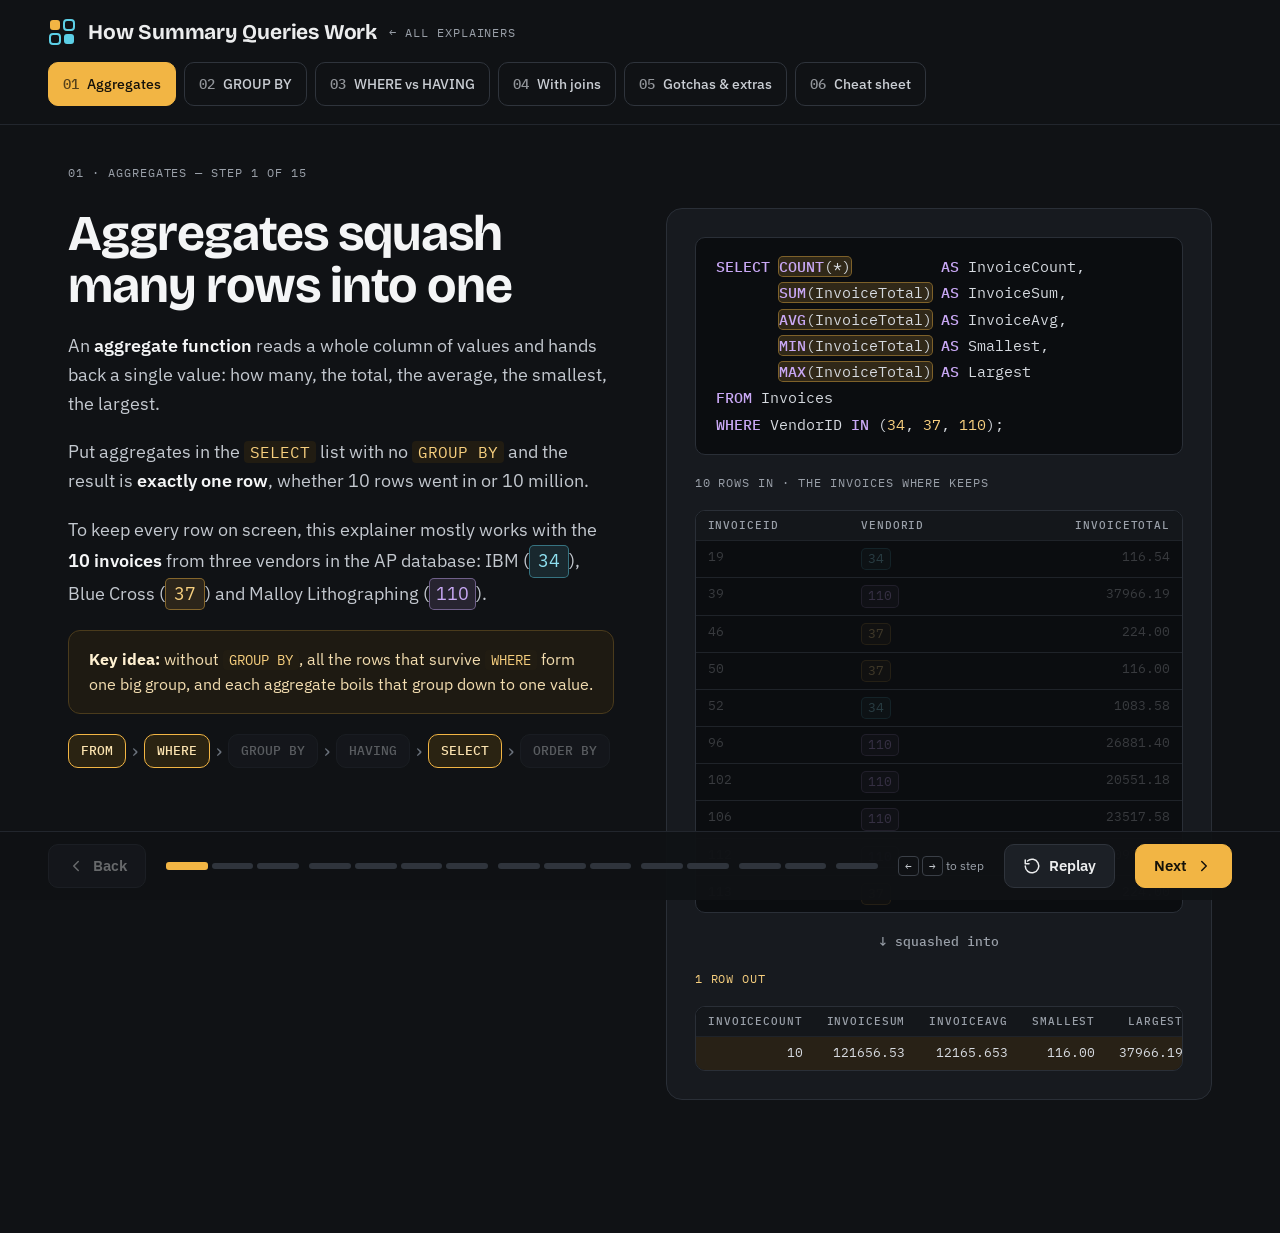
<file: sql-summary-queries/index.html>
<!doctype html>
<html lang="en">
<head>
<meta charset="utf-8">
<meta name="viewport" content="width=device-width, initial-scale=1">
<title>How Summary Queries Work · Explainers</title>
<meta name="description" content="A step-through animated explainer of SQL summary queries — aggregate functions, GROUP BY and HAVING — using the AP database, for programming students.">
<link rel="preconnect" href="https://fonts.googleapis.com">
<link rel="preconnect" href="https://fonts.gstatic.com" crossorigin>
<link rel="stylesheet" href="https://fonts.googleapis.com/css2?family=Bricolage+Grotesque:opsz,wght@12..96,500;12..96,700&amp;family=IBM+Plex+Mono:wght@400;500&amp;family=IBM+Plex+Sans:wght@400;500;600&amp;display=swap">
<link rel="stylesheet" href="../assets/explainer.css">
<noscript><style>.step[hidden]{display:block;margin-bottom:64px}.controls,.chapters,.eyebrow{display:none}</style></noscript>
<style>
/* Page-only pieces: group "buckets" that rows sort into and collapse. */
.buckets{display:grid;grid-template-columns:repeat(auto-fit,minmax(min(170px,100%),1fr));gap:12px;align-items:start}
.bucket{border:1px dashed #3A3F47;border-radius:12px;padding:10px;display:flex;flex-direction:column;gap:6px;background:#121519;min-width:0}
.bucket.b1{border-color:rgba(92,207,230,.55)}
.bucket.b2{border-color:rgba(242,181,68,.55)}
.bucket.b3{border-color:rgba(201,168,245,.55)}
.bucket-head{display:flex;align-items:center;flex-wrap:wrap;gap:6px 8px;font-size:13px;line-height:1.3;color:#C3C8CF;padding-bottom:2px}
.brow{display:flex;justify-content:space-between;gap:10px;font:13px/1.4 'IBM Plex Mono',ui-monospace,monospace;padding:5px 8px;border-radius:6px;background:#1C2026;color:#D6DAE0;overflow:hidden;max-height:40px}
.brow .id{color:#9AA0A9}
.bsum{display:flex;justify-content:space-between;flex-wrap:wrap;gap:4px 10px;font:500 13px/1.4 'IBM Plex Mono',ui-monospace,monospace;padding:6px 8px;border-radius:6px;background:rgba(242,181,68,.12);color:#F7CF7E;border:1px solid rgba(242,181,68,.45)}
@keyframes squash{to{opacity:0;max-height:0;padding-top:0;padding-bottom:0;margin-top:-6px}}
.squash{animation:squash .45s ease both}
.bucket.drop{animation:out .6s ease both}
.arrow{font:500 13px/1.4 'IBM Plex Mono',ui-monospace,monospace;color:#9AA0A9;text-align:center}
@media (prefers-reduced-motion: reduce){.squash{display:none}.bucket.drop{opacity:.22}}
</style>
</head>
<body>
<a class="skip" href="#stage">Skip to content</a>
<div class="shell">

<header class="topbar">
<a class="brand" href="../" aria-label="All explainers">
<svg width="28" height="28" viewBox="0 0 28 28" aria-hidden="true" style="flex: 0 0 auto"><rect x="2" y="2" width="10" height="10" rx="3" fill="#F2B544"></rect><rect x="16" y="2" width="10" height="10" rx="3" fill="none" stroke="#5CCFE6" stroke-width="2"></rect><rect x="2" y="16" width="10" height="10" rx="3" fill="none" stroke="#5CCFE6" stroke-width="2"></rect><rect x="16" y="16" width="10" height="10" rx="3" fill="#5CCFE6"></rect></svg>
<span class="brand-name">How Summary Queries Work</span>
<span class="lbl">← all explainers</span>
</a>
<nav class="chapters" aria-label="Chapters" data-chapters></nav>
</header>

<main class="stage" id="stage" data-explainer>
<div class="lbl eyebrow" data-eyebrow aria-live="polite"></div>


<!-- 01 · Many rows in, one row out -->
<section class="step" data-chapter="01" data-chapter-label="Aggregates" data-title="Many rows in, one row out" hidden>
<section class="split">
<div class="col rise">
<h2 class="h2">Aggregates squash many rows into one</h2>
<p class="p">An <b>aggregate function</b> reads a whole column of values and hands back a single value: how many, the total, the average, the smallest, the largest.</p>
<p class="p">Put aggregates in the <span class="ic">SELECT</span> list with no <span class="ic">GROUP BY</span> and the result is <b>exactly one row</b>, whether 10 rows went in or 10 million.</p>
<p class="p">To keep every row on screen, this explainer mostly works with the <b>10 invoices</b> from three vendors in the AP database: IBM (<span class="k k1">34</span>), Blue Cross (<span class="k k2">37</span>) and Malloy Lithographing (<span class="k k3">110</span>).</p>
<div class="key"><b>Key idea:</b> without <span class="ic">GROUP BY</span>, all the rows that survive <span class="ic">WHERE</span> form one big group, and each aggregate boils that group down to one value.</div>
<div class="strip" aria-label="Clauses used in this query">
<span class="node on">FROM</span><span class="chev" aria-hidden="true">›</span><span class="node on">WHERE</span><span class="chev" aria-hidden="true">›</span><span class="node off">GROUP BY</span><span class="chev" aria-hidden="true">›</span><span class="node off">HAVING</span><span class="chev" aria-hidden="true">›</span><span class="node on">SELECT</span><span class="chev" aria-hidden="true">›</span><span class="node off">ORDER BY</span>
</div>
</div>
<div class="panel rise" style="animation-delay: .15s">
<pre class="sql"><span class="kw">SELECT</span> <span class="hl"><span class="kw">COUNT</span>(*)</span>          <span class="kw">AS</span> InvoiceCount,
       <span class="hl"><span class="kw">SUM</span>(InvoiceTotal)</span> <span class="kw">AS</span> InvoiceSum,
       <span class="hl"><span class="kw">AVG</span>(InvoiceTotal)</span> <span class="kw">AS</span> InvoiceAvg,
       <span class="hl"><span class="kw">MIN</span>(InvoiceTotal)</span> <span class="kw">AS</span> Smallest,
       <span class="hl"><span class="kw">MAX</span>(InvoiceTotal)</span> <span class="kw">AS</span> Largest
<span class="kw">FROM</span> Invoices
<span class="kw">WHERE</span> VendorID <span class="kw">IN</span> (<span class="num">34</span>, <span class="num">37</span>, <span class="num">110</span>);</pre>
<div class="tbl-cap"><span class="lbl">10 rows in · the invoices WHERE keeps</span></div>
<div class="tbl-wrap">
<table class="tbl">
<thead><tr><th>InvoiceID</th><th>VendorID</th><th class="r">InvoiceTotal</th></tr></thead>
<tbody>
<tr class="out" style="animation-delay: .9s"><td>19</td><td><span class="k k1">34</span></td><td class="r">116.54</td></tr>
<tr class="out" style="animation-delay: 1s"><td>39</td><td><span class="k k3">110</span></td><td class="r">37966.19</td></tr>
<tr class="out" style="animation-delay: 1.1s"><td>46</td><td><span class="k k2">37</span></td><td class="r">224.00</td></tr>
<tr class="out" style="animation-delay: 1.2s"><td>50</td><td><span class="k k2">37</span></td><td class="r">116.00</td></tr>
<tr class="out" style="animation-delay: 1.3s"><td>52</td><td><span class="k k1">34</span></td><td class="r">1083.58</td></tr>
<tr class="out" style="animation-delay: 1.4s"><td>96</td><td><span class="k k3">110</span></td><td class="r">26881.40</td></tr>
<tr class="out" style="animation-delay: 1.5s"><td>102</td><td><span class="k k3">110</span></td><td class="r">20551.18</td></tr>
<tr class="out" style="animation-delay: 1.6s"><td>106</td><td><span class="k k3">110</span></td><td class="r">23517.58</td></tr>
<tr class="out" style="animation-delay: 1.7s"><td>112</td><td><span class="k k3">110</span></td><td class="r">10976.06</td></tr>
<tr class="out" style="animation-delay: 1.8s"><td>113</td><td><span class="k k2">37</span></td><td class="r">224.00</td></tr>
</tbody>
</table>
</div>
<div class="arrow pop" style="animation-delay: 2s">↓ squashed into</div>
<div class="tbl-cap"><span class="lbl" style="color: #F7CF7E">1 row out</span></div>
<div class="tbl-wrap pop" style="animation-delay: 2.1s">
<table class="tbl">
<thead><tr><th class="r">InvoiceCount</th><th class="r">InvoiceSum</th><th class="r">InvoiceAvg</th><th class="r">Smallest</th><th class="r">Largest</th></tr></thead>
<tbody><tr class="hit" style="animation-delay: 2.3s"><td class="r">10</td><td class="r">121656.53</td><td class="r">12165.653</td><td class="r">116.00</td><td class="r">37966.19</td></tr></tbody>
</table>
</div>
</div>
</section>
</section>

<!-- 02 · The five aggregate functions -->
<section class="step" data-chapter="01" data-chapter-label="Aggregates" data-title="The five aggregate functions" hidden>
<section style="display: flex; flex-direction: column; gap: 28px">
<div class="col rise" style="max-width: 860px">
<h2 class="h2">The five you'll use most</h2>
<p class="p">Each one takes a column (or an expression) inside the parentheses. Here they are run over <b>all 114 invoices</b>. <span class="ic">SUM</span> and <span class="ic">AVG</span> need numbers; <span class="ic">COUNT</span>, <span class="ic">MIN</span> and <span class="ic">MAX</span> also work on dates and text.</p>
</div>
<div class="panel rise" style="animation-delay: .15s; padding: 8px 8px 0">
<div style="overflow-x: auto">
<table style="width: 100%; min-width: 640px; border-collapse: collapse">
<thead><tr><th style="width: 30%">Function</th><th>Returns</th><th style="width: 26%">On all 114 invoices</th></tr></thead>
<tbody>
<tr class="pop" style="animation-delay: .3s"><td><span class="ic">COUNT(*)</span></td><td>How many rows</td><td class="mono"><b>114</b></td></tr>
<tr class="pop" style="animation-delay: .45s"><td><span class="ic">SUM(InvoiceTotal)</span></td><td>All the values added up</td><td class="mono"><b>214290.51</b></td></tr>
<tr class="pop" style="animation-delay: .6s"><td><span class="ic">AVG(InvoiceTotal)</span></td><td>The mean: the sum ÷ how many values</td><td class="mono"><b>1879.7413</b></td></tr>
<tr class="pop" style="animation-delay: .75s"><td><span class="ic">MIN(InvoiceTotal)</span></td><td>The smallest value</td><td class="mono"><b>6.00</b></td></tr>
<tr class="pop" style="animation-delay: .9s"><td><span class="ic">MAX(InvoiceTotal)</span></td><td>The largest value</td><td class="mono"><b>37966.19</b></td></tr>
<tr class="pop" style="animation-delay: 1.05s"><td style="border-bottom: 0"><span class="ic">MIN(InvoiceDate)</span><br><span class="ic">MAX(InvoiceDate)</span></td><td style="border-bottom: 0">On a date: the earliest and the latest</td><td class="mono" style="border-bottom: 0"><b>2022-10-08</b><br><b>2023-02-02</b></td></tr>
</tbody>
</table>
</div>
</div>
<div style="display: grid; grid-template-columns: repeat(auto-fit, minmax(min(300px, 100%), 1fr)); gap: 16px">
<div class="key rise" style="animation-delay: 1.2s"><b>Always name the result.</b> An aggregate has no column name of its own, so SSMS shows <span class="ic">(No column name)</span>. Add <span class="ic">AS InvoiceSum</span> to every one.</div>
<div class="card rise" style="animation-delay: 1.3s"><span class="lbl">Aggregate an expression, not just a column</span><span class="small"><span class="ic">SUM(InvoiceTotal - PaymentTotal - CreditTotal)</span> adds up the balance due on every invoice. SQL works out the expression row by row, then adds the results.</span></div>
</div>
</section>
</section>

<!-- 03 · COUNT(*) vs COUNT(column) -->
<section class="step" data-chapter="01" data-chapter-label="Aggregates" data-title="COUNT(*) vs COUNT(column)" hidden>
<section class="split">
<div class="col rise">
<h2 class="h2">COUNT(*) counts rows. COUNT(column) counts values.</h2>
<p class="p"><span class="ic">COUNT(*)</span> counts every row, full stop. <span class="ic">COUNT(PaymentDate)</span> counts only the rows where <span class="ic">PaymentDate</span> <b>is not NULL</b>. Three of our ten invoices haven't been paid, so their <span class="ic">PaymentDate</span> is <span class="ic">NULL</span> and they're skipped.</p>
<p class="p"><span class="ic">COUNT(DISTINCT VendorID)</span> counts <b>different</b> values: ten invoices, but only three vendors.</p>
<div class="key"><b>Key idea:</b> every aggregate except <span class="ic">COUNT(*)</span> ignores <span class="ic">NULL</span>s. That's usually what you want, but it can quietly change an average (more on that in Gotchas).</div>
<div class="card"><span class="lbl">Same query on all 114 invoices</span><span class="small mono"><b>114</b> invoices · <b>103</b> paid · <b>34</b> vendors. That means 11 unpaid, and 88 of the 122 vendors have no invoices at all.</span></div>
</div>
<div class="panel rise" style="animation-delay: .15s">
<pre class="sql"><span class="kw">SELECT</span> <span class="kw">COUNT</span>(*)                <span class="kw">AS</span> AllInvoices,
       <span class="kw">COUNT</span>(PaymentDate)      <span class="kw">AS</span> PaidInvoices,
       <span class="kw">COUNT</span>(<span class="kw">DISTINCT</span> VendorID) <span class="kw">AS</span> Vendors
<span class="kw">FROM</span> Invoices
<span class="kw">WHERE</span> VendorID <span class="kw">IN</span> (<span class="num">34</span>, <span class="num">37</span>, <span class="num">110</span>);</pre>
<div class="tbl-cap"><span class="lbl">The 10 invoices · NULLs fade: COUNT(PaymentDate) skips them</span></div>
<div class="tbl-wrap">
<table class="tbl">
<thead><tr><th>InvoiceID</th><th>VendorID</th><th>PaymentDate</th></tr></thead>
<tbody>
<tr><td>19</td><td><span class="k k1">34</span></td><td>2022-11-19</td></tr>
<tr><td>39</td><td><span class="k k3">110</span></td><td>2022-12-28</td></tr>
<tr><td>46</td><td><span class="k k2">37</span></td><td>2023-01-04</td></tr>
<tr><td>50</td><td><span class="k k2">37</span></td><td>2023-01-07</td></tr>
<tr><td>52</td><td><span class="k k1">34</span></td><td>2022-12-23</td></tr>
<tr><td>96</td><td><span class="k k3">110</span></td><td>2023-02-20</td></tr>
<tr class="out" style="animation-delay: .8s"><td>102</td><td><span class="k k3">110</span></td><td class="null">NULL</td></tr>
<tr><td>106</td><td><span class="k k3">110</span></td><td>2023-02-27</td></tr>
<tr class="out" style="animation-delay: 1s"><td>112</td><td><span class="k k3">110</span></td><td class="null">NULL</td></tr>
<tr class="out" style="animation-delay: 1.2s"><td>113</td><td><span class="k k2">37</span></td><td class="null">NULL</td></tr>
</tbody>
</table>
</div>
<div class="tbl-wrap pop" style="animation-delay: 1.5s">
<table class="tbl">
<thead><tr><th class="r">AllInvoices</th><th class="r">PaidInvoices</th><th class="r">Vendors</th></tr></thead>
<tbody><tr class="hit" style="animation-delay: 1.7s"><td class="r">10</td><td class="r">7</td><td class="r">3</td></tr></tbody>
</table>
</div>
</div>
</section>
</section>

<!-- 04 · Rows into buckets -->
<section class="step" data-chapter="02" data-chapter-label="GROUP BY" data-title="Rows into buckets" hidden>
<section class="split">
<div class="col rise">
<h2 class="h2">GROUP BY sorts rows into buckets</h2>
<p class="p">One row for the whole table is useful, but usually the question is <b>"per something"</b>: invoices <i>per vendor</i>, sales <i>per month</i>, vendors <i>per state</i>.</p>
<p class="p"><span class="ic">GROUP BY VendorID</span> makes <b>one bucket for each different VendorID</b> and drops every row into its bucket. Our ten invoices have three different vendors, so we get three buckets. Every row lands in exactly one.</p>
<div class="key"><b>Key idea:</b> the column after <span class="ic">GROUP BY</span> decides what a bucket is. Change it and you change the question.</div>
<div class="strip" aria-label="Clauses used in this query">
<span class="node on">FROM</span><span class="chev" aria-hidden="true">›</span><span class="node on">WHERE</span><span class="chev" aria-hidden="true">›</span><span class="node on">GROUP BY</span><span class="chev" aria-hidden="true">›</span><span class="node off">HAVING</span><span class="chev" aria-hidden="true">›</span><span class="node on">SELECT</span><span class="chev" aria-hidden="true">›</span><span class="node off">ORDER BY</span>
</div>
</div>
<div class="panel rise" style="animation-delay: .15s">
<pre class="sql"><span class="kw">SELECT</span> VendorID, <span class="kw">COUNT</span>(*) <span class="kw">AS</span> InvoiceCount,
       <span class="kw">SUM</span>(InvoiceTotal) <span class="kw">AS</span> InvoiceSum
<span class="kw">FROM</span> Invoices
<span class="kw">WHERE</span> VendorID <span class="kw">IN</span> (<span class="num">34</span>, <span class="num">37</span>, <span class="num">110</span>)
<span class="hl"><span class="kw">GROUP BY</span> VendorID</span>;</pre>
<div class="lbl">Rows drop into their bucket in InvoiceID order</div>
<div class="buckets">
<div class="bucket b1">
<div class="bucket-head"><span class="k k1">34</span><span>IBM</span></div>
<div class="brow pop" style="animation-delay: .6s"><span class="id">#19</span><span>116.54</span></div>
<div class="brow pop" style="animation-delay: 1.6s"><span class="id">#52</span><span>1083.58</span></div>
</div>
<div class="bucket b2">
<div class="bucket-head"><span class="k k2">37</span><span>Blue Cross</span></div>
<div class="brow pop" style="animation-delay: 1.1s"><span class="id">#46</span><span>224.00</span></div>
<div class="brow pop" style="animation-delay: 1.35s"><span class="id">#50</span><span>116.00</span></div>
<div class="brow pop" style="animation-delay: 2.85s"><span class="id">#113</span><span>224.00</span></div>
</div>
<div class="bucket b3">
<div class="bucket-head"><span class="k k3">110</span><span>Malloy Lithographing</span></div>
<div class="brow pop" style="animation-delay: .85s"><span class="id">#39</span><span>37966.19</span></div>
<div class="brow pop" style="animation-delay: 1.85s"><span class="id">#96</span><span>26881.40</span></div>
<div class="brow pop" style="animation-delay: 2.1s"><span class="id">#102</span><span>20551.18</span></div>
<div class="brow pop" style="animation-delay: 2.35s"><span class="id">#106</span><span>23517.58</span></div>
<div class="brow pop" style="animation-delay: 2.6s"><span class="id">#112</span><span>10976.06</span></div>
</div>
</div>
<p class="small">Each row shows its InvoiceID and InvoiceTotal. Nothing has been added up yet; that happens next.</p>
</div>
</section>
</section>

<!-- 05 · One row per bucket -->
<section class="step" data-chapter="02" data-chapter-label="GROUP BY" data-title="One row per bucket" hidden>
<section class="split">
<div class="col rise">
<h2 class="h2">Each bucket becomes one row</h2>
<p class="p">Now the aggregates run <b>once per bucket</b> instead of once for the whole table. Each bucket collapses into a single result row: its VendorID, plus the count, sum and average of just the invoices inside it.</p>
<p class="p">Three buckets in, <b>three rows out</b>. Check the sums against the last step: IBM's two invoices, 116.54 + 1083.58, make 1200.12.</p>
<div class="key"><b>Order isn't guaranteed.</b> SQL Server returns groups in whatever order is convenient. If the order matters, add <span class="ic">ORDER BY</span>, e.g. <span class="ic">ORDER BY InvoiceSum DESC</span>.</div>
</div>
<div class="panel rise" style="animation-delay: .15s">
<pre class="sql"><span class="kw">SELECT</span> VendorID,
       <span class="kw">COUNT</span>(*)          <span class="kw">AS</span> InvoiceCount,
       <span class="kw">SUM</span>(InvoiceTotal) <span class="kw">AS</span> InvoiceSum,
       <span class="kw">AVG</span>(InvoiceTotal) <span class="kw">AS</span> InvoiceAvg
<span class="kw">FROM</span> Invoices
<span class="kw">WHERE</span> VendorID <span class="kw">IN</span> (<span class="num">34</span>, <span class="num">37</span>, <span class="num">110</span>)
<span class="hl"><span class="kw">GROUP BY</span> VendorID</span>;</pre>
<div class="buckets">
<div class="bucket b1">
<div class="bucket-head"><span class="k k1">34</span><span>IBM</span></div>
<div class="brow squash" style="animation-delay: .6s"><span class="id">#19</span><span>116.54</span></div>
<div class="brow squash" style="animation-delay: .7s"><span class="id">#52</span><span>1083.58</span></div>
<div class="bsum pop" style="animation-delay: 1.2s"><span>2 rows</span><span>1200.12</span></div>
</div>
<div class="bucket b2">
<div class="bucket-head"><span class="k k2">37</span><span>Blue Cross</span></div>
<div class="brow squash" style="animation-delay: .6s"><span class="id">#46</span><span>224.00</span></div>
<div class="brow squash" style="animation-delay: .7s"><span class="id">#50</span><span>116.00</span></div>
<div class="brow squash" style="animation-delay: .8s"><span class="id">#113</span><span>224.00</span></div>
<div class="bsum pop" style="animation-delay: 1.3s"><span>3 rows</span><span>564.00</span></div>
</div>
<div class="bucket b3">
<div class="bucket-head"><span class="k k3">110</span><span>Malloy Lithographing</span></div>
<div class="brow squash" style="animation-delay: .6s"><span class="id">#39</span><span>37966.19</span></div>
<div class="brow squash" style="animation-delay: .7s"><span class="id">#96</span><span>26881.40</span></div>
<div class="brow squash" style="animation-delay: .8s"><span class="id">#102</span><span>20551.18</span></div>
<div class="brow squash" style="animation-delay: .9s"><span class="id">#106</span><span>23517.58</span></div>
<div class="brow squash" style="animation-delay: 1s"><span class="id">#112</span><span>10976.06</span></div>
<div class="bsum pop" style="animation-delay: 1.4s"><span>5 rows</span><span>119892.41</span></div>
</div>
</div>
<div class="tbl-wrap pop" style="animation-delay: 1.7s">
<table class="tbl">
<thead><tr><th>VendorID</th><th class="r">InvoiceCount</th><th class="r">InvoiceSum</th><th class="r">InvoiceAvg</th></tr></thead>
<tbody>
<tr class="hit" style="animation-delay: 1.9s"><td><span class="k k1">34</span></td><td class="r">2</td><td class="r">1200.12</td><td class="r">600.06</td></tr>
<tr class="hit" style="animation-delay: 2.05s"><td><span class="k k2">37</span></td><td class="r">3</td><td class="r">564.00</td><td class="r">188.00</td></tr>
<tr class="hit" style="animation-delay: 2.2s"><td><span class="k k3">110</span></td><td class="r">5</td><td class="r">119892.41</td><td class="r">23978.482</td></tr>
</tbody>
</table>
</div>
</div>
</section>
</section>

<!-- 06 · The GROUP BY rule -->
<section class="step" data-chapter="02" data-chapter-label="GROUP BY" data-title="The GROUP BY rule" hidden>
<section class="split">
<div class="col rise">
<h2 class="h2">The rule: grouped, or aggregated</h2>
<p class="p">Try to show each vendor's <span class="ic">InvoiceNumber</span> next to its count and SQL Server refuses. Look at Malloy's bucket: it holds <b>five different invoice numbers</b>, but the bucket only gets <b>one row</b>. Which number should go in it? SQL won't guess.</p>
<p class="p">So every column in the <span class="ic">SELECT</span> list must be one of two things:</p>
<ul class="list">
<li class="li"><span class="dot"></span><span><b>In the GROUP BY</b>, so it has one value per bucket by definition (like <span class="ic">VendorID</span>), or</span></li>
<li class="li"><span class="dot"></span><span><b>Inside an aggregate</b>, which turns many values into one (like <span class="ic">COUNT(*)</span> or <span class="ic">MAX(InvoiceNumber)</span>).</span></li>
</ul>
<div class="key"><b>Fixing it:</b> usually just remove the column. Adding <span class="ic">InvoiceNumber</span> to the <span class="ic">GROUP BY</span> also "works", but then every invoice is its own bucket, and you're no longer summarizing anything.</div>
</div>
<div class="panel rise" style="animation-delay: .15s">
<pre class="sql"><span class="kw">SELECT</span> VendorID, <span class="hl">InvoiceNumber</span>,
       <span class="kw">COUNT</span>(*) <span class="kw">AS</span> InvoiceCount
<span class="kw">FROM</span> Invoices
<span class="kw">GROUP BY</span> VendorID;</pre>
<div class="err pop" style="animation-delay: .5s"><b>Msg 8120, Level 16, State 1, Line 1</b><br>Column 'Invoices.InvoiceNumber' is invalid in the select list because it is not contained in either an aggregate function or the GROUP BY clause.</div>
<div class="lbl">Why: one bucket, five candidates</div>
<div class="bucket b3">
<div class="bucket-head"><span class="k k3">110</span><span>Malloy Lithographing · InvoiceNumber</span></div>
<div class="brow pop" style="animation-delay: .9s"><span>0-2058</span></div>
<div class="brow pop" style="animation-delay: 1s"><span>P-0259</span></div>
<div class="brow pop" style="animation-delay: 1.1s"><span>P-0608</span></div>
<div class="brow pop" style="animation-delay: 1.2s"><span>0-2060</span></div>
<div class="brow pop" style="animation-delay: 1.3s"><span>0-2436</span></div>
</div>
<div class="arrow pop" style="animation-delay: 1.5s">↓ one result row has room for one value</div>
<div class="tbl-wrap pop" style="animation-delay: 1.7s">
<table class="tbl">
<thead><tr><th>VendorID</th><th>InvoiceNumber</th><th class="r">InvoiceCount</th></tr></thead>
<tbody><tr><td><span class="k k3">110</span></td><td style="color: #F5A8B8">?</td><td class="r">5</td></tr></tbody>
</table>
</div>
</div>
</section>
</section>

<!-- 07 · More than one column -->
<section class="step" data-chapter="02" data-chapter-label="GROUP BY" data-title="Grouping by more than one column" hidden>
<section style="display: flex; flex-direction: column; gap: 28px">
<div class="col rise" style="max-width: 860px">
<h2 class="h2">Group by two columns, get smaller buckets</h2>
<p class="p">List more than one column after <span class="ic">GROUP BY</span> and each <b>different combination</b> becomes a bucket. Here are the vendors in New Jersey and Ohio, grouped first by state, then by state <i>and</i> city. The 11 vendors are the same; they're just split more finely.</p>
</div>
<div class="split">
<div class="panel rise" style="animation-delay: .15s">
<span class="lbl" style="color: #8FE0F0">By state · 2 buckets</span>
<pre class="sql"><span class="kw">SELECT</span> VendorState, <span class="kw">COUNT</span>(*) <span class="kw">AS</span> VendorCount
<span class="kw">FROM</span> Vendors
<span class="kw">WHERE</span> VendorState <span class="kw">IN</span> (<span class="str">'NJ'</span>, <span class="str">'OH'</span>)
<span class="hl"><span class="kw">GROUP BY</span> VendorState</span>
<span class="kw">ORDER BY</span> VendorState;</pre>
<div class="tbl-wrap">
<table class="tbl">
<thead><tr><th>VendorState</th><th class="r">VendorCount</th></tr></thead>
<tbody>
<tr class="hit" style="animation-delay: .5s"><td><span class="k k4">NJ</span></td><td class="r">4</td></tr>
<tr class="hit" style="animation-delay: .65s"><td><span class="k k5">OH</span></td><td class="r">7</td></tr>
</tbody>
</table>
</div>
</div>
<div class="panel rise" style="animation-delay: .3s">
<span class="lbl" style="color: #F7CF7E">By state and city · 8 buckets</span>
<pre class="sql"><span class="kw">SELECT</span> VendorState, VendorCity,
       <span class="kw">COUNT</span>(*) <span class="kw">AS</span> VendorCount
<span class="kw">FROM</span> Vendors
<span class="kw">WHERE</span> VendorState <span class="kw">IN</span> (<span class="str">'NJ'</span>, <span class="str">'OH'</span>)
<span class="hl"><span class="kw">GROUP BY</span> VendorState, VendorCity</span>
<span class="kw">ORDER BY</span> VendorState, VendorCity;</pre>
<div class="tbl-wrap">
<table class="tbl">
<thead><tr><th>VendorState</th><th>VendorCity</th><th class="r">VendorCount</th></tr></thead>
<tbody>
<tr class="hit" style="animation-delay: .9s"><td><span class="k k4">NJ</span></td><td>East Brunswick</td><td class="r">2</td></tr>
<tr class="hit" style="animation-delay: 1s"><td><span class="k k4">NJ</span></td><td>Fairfield</td><td class="r">1</td></tr>
<tr class="hit" style="animation-delay: 1.1s"><td><span class="k k4">NJ</span></td><td>Washington</td><td class="r">1</td></tr>
<tr class="hit" style="animation-delay: 1.2s"><td><span class="k k5">OH</span></td><td>Cincinnati</td><td class="r">2</td></tr>
<tr class="hit" style="animation-delay: 1.3s"><td><span class="k k5">OH</span></td><td>Cleves</td><td class="r">1</td></tr>
<tr class="hit" style="animation-delay: 1.4s"><td><span class="k k5">OH</span></td><td>Columbus</td><td class="r">2</td></tr>
<tr class="hit" style="animation-delay: 1.5s"><td><span class="k k5">OH</span></td><td>Marion</td><td class="r">1</td></tr>
<tr class="hit" style="animation-delay: 1.6s"><td><span class="k k5">OH</span></td><td>Oberlin</td><td class="r">1</td></tr>
</tbody>
</table>
</div>
</div>
</div>
<div class="key rise" style="animation-delay: 1.8s; max-width: 860px"><b>Tip:</b> the order of columns in <span class="ic">GROUP BY</span> doesn't change the buckets, only <span class="ic">ORDER BY</span> changes how they're listed. And by the GROUP BY rule, both <span class="ic">VendorState</span> and <span class="ic">VendorCity</span> can appear in the <span class="ic">SELECT</span> list because both are grouped.</div>
</section>
</section>

<!-- 08 · Processing order -->
<section class="step" data-chapter="03" data-chapter-label="WHERE vs HAVING" data-title="The processing order" hidden>
<section style="display: flex; flex-direction: column; gap: 28px">
<div class="col rise" style="max-width: 860px">
<h2 class="h2">You write SELECT first. SQL runs it fifth.</h2>
<p class="p">The clauses are written in one order but processed in another. Once you know the processing order, most summary-query rules stop being things to memorize: each clause can only use what the clauses before it have already made.</p>
</div>
<div class="panel rise" style="animation-delay: .15s">
<div style="display: grid; grid-template-columns: repeat(auto-fit, minmax(min(150px, 100%), 1fr)); gap: 12px">
<div class="card pop" style="animation-delay: .3s"><span class="mono" style="font-size: 13px; color: #F2B544">1 · FROM</span><span class="small">Pick the table(s) and join them</span></div>
<div class="card pop" style="animation-delay: .45s"><span class="mono" style="font-size: 13px; color: #F2B544">2 · WHERE</span><span class="small">Filter <b>rows</b>, one at a time</span></div>
<div class="card pop" style="animation-delay: .6s"><span class="mono" style="font-size: 13px; color: #F2B544">3 · GROUP BY</span><span class="small">Sort the surviving rows into buckets</span></div>
<div class="card pop" style="animation-delay: .75s"><span class="mono" style="font-size: 13px; color: #F2B544">4 · HAVING</span><span class="small">Filter whole <b>buckets</b></span></div>
<div class="card pop" style="animation-delay: .9s"><span class="mono" style="font-size: 13px; color: #F2B544">5 · SELECT</span><span class="small">Work out the output columns and aliases</span></div>
<div class="card pop" style="animation-delay: 1.05s"><span class="mono" style="font-size: 13px; color: #F2B544">6 · ORDER BY</span><span class="small">Sort the final rows</span></div>
</div>
</div>
<div class="split">
<div class="col rise" style="animation-delay: 1.2s">
<span class="lbl" style="color: #F7CF7E">So an aggregate can't go in WHERE</span>
<p class="small">WHERE runs at step 2, before any buckets exist, so there's nothing to <span class="ic">SUM</span> yet:</p>
<pre class="sql"><span class="kw">SELECT</span> VendorID, <span class="kw">COUNT</span>(*) <span class="kw">AS</span> InvoiceCount
<span class="kw">FROM</span> Invoices
<span class="kw">WHERE</span> <span class="hl"><span class="kw">SUM</span>(InvoiceTotal) &gt; <span class="num">1000</span></span>
<span class="kw">GROUP BY</span> VendorID;</pre>
<div class="err"><b>Msg 147, Level 15, State 1, Line 1</b><br>An aggregate may not appear in the WHERE clause unless it is in a subquery contained in a HAVING clause or a select list, and the column being aggregated is an outer reference.</div>
</div>
<div class="col rise" style="animation-delay: 1.35s">
<span class="lbl" style="color: #8FE0F0">…but ORDER BY can use anything</span>
<p class="small">ORDER BY runs last, after SELECT has named its columns, so it can sort by an aggregate or by its alias:</p>
<pre class="sql"><span class="kw">SELECT</span> VendorID, <span class="kw">SUM</span>(InvoiceTotal) <span class="kw">AS</span> InvoiceSum
<span class="kw">FROM</span> Invoices
<span class="kw">WHERE</span> VendorID <span class="kw">IN</span> (<span class="num">34</span>, <span class="num">37</span>, <span class="num">110</span>)
<span class="kw">GROUP BY</span> VendorID
<span class="hl"><span class="kw">ORDER BY</span> InvoiceSum <span class="kw">DESC</span></span>;</pre>
<p class="small">The fix for the error on the left is the next step: <b>HAVING</b>, which runs after the buckets exist.</p>
</div>
</div>
</section>
</section>

<!-- 09 · HAVING filters buckets -->
<section class="step" data-chapter="03" data-chapter-label="WHERE vs HAVING" data-title="HAVING filters buckets" hidden>
<section class="split">
<div class="col rise">
<h2 class="h2">HAVING throws out whole buckets</h2>
<p class="p"><span class="ic">HAVING</span> is a <span class="ic">WHERE</span> for groups. It runs after <span class="ic">GROUP BY</span>, so its condition can use aggregates, and it keeps or drops <b>an entire bucket</b> at a time.</p>
<p class="p">Which vendors have invoices totalling more than $1,000? Blue Cross's bucket only adds up to 564.00, so the whole bucket goes, and Blue Cross never reaches the result.</p>
<div class="key"><b>Key idea:</b> a condition with an aggregate in it (<span class="ic">SUM</span>, <span class="ic">COUNT</span>, <span class="ic">AVG</span>…) belongs in <span class="ic">HAVING</span>.</div>
<div class="strip" aria-label="Clauses used in this query">
<span class="node on">FROM</span><span class="chev" aria-hidden="true">›</span><span class="node on">WHERE</span><span class="chev" aria-hidden="true">›</span><span class="node on">GROUP BY</span><span class="chev" aria-hidden="true">›</span><span class="node on">HAVING</span><span class="chev" aria-hidden="true">›</span><span class="node on">SELECT</span><span class="chev" aria-hidden="true">›</span><span class="node off">ORDER BY</span>
</div>
</div>
<div class="panel rise" style="animation-delay: .15s">
<pre class="sql"><span class="kw">SELECT</span> VendorID, <span class="kw">COUNT</span>(*) <span class="kw">AS</span> InvoiceCount,
       <span class="kw">SUM</span>(InvoiceTotal) <span class="kw">AS</span> InvoiceSum
<span class="kw">FROM</span> Invoices
<span class="kw">WHERE</span> VendorID <span class="kw">IN</span> (<span class="num">34</span>, <span class="num">37</span>, <span class="num">110</span>)
<span class="kw">GROUP BY</span> VendorID
<span class="hl"><span class="kw">HAVING</span> <span class="kw">SUM</span>(InvoiceTotal) &gt; <span class="num">1000</span></span>;</pre>
<div class="buckets">
<div class="bucket b1">
<div class="bucket-head"><span class="k k1">34</span><span>IBM</span></div>
<div class="bsum"><span>2 rows</span><span>1200.12</span></div>
<span class="mono pop" style="animation-delay: .9s; font-size: 12px; color: #A8E6A1">✓ kept · &gt; 1000</span>
</div>
<div class="bucket b2 drop" style="animation-delay: .8s">
<div class="bucket-head"><span class="k k2">37</span><span>Blue Cross</span></div>
<div class="bsum"><span>3 rows</span><span>564.00</span></div>
<span class="mono" style="font-size: 12px; color: #F5A8B8">✗ dropped · not &gt; 1000</span>
</div>
<div class="bucket b3">
<div class="bucket-head"><span class="k k3">110</span><span>Malloy Lithographing</span></div>
<div class="bsum"><span>5 rows</span><span>119892.41</span></div>
<span class="mono pop" style="animation-delay: 1s; font-size: 12px; color: #A8E6A1">✓ kept · &gt; 1000</span>
</div>
</div>
<div class="tbl-wrap pop" style="animation-delay: 1.4s">
<table class="tbl">
<thead><tr><th>VendorID</th><th class="r">InvoiceCount</th><th class="r">InvoiceSum</th></tr></thead>
<tbody>
<tr class="hit" style="animation-delay: 1.6s"><td><span class="k k1">34</span></td><td class="r">2</td><td class="r">1200.12</td></tr>
<tr class="hit" style="animation-delay: 1.75s"><td><span class="k k3">110</span></td><td class="r">5</td><td class="r">119892.41</td></tr>
</tbody>
</table>
</div>
</div>
</section>
</section>

<!-- 10 · Same question, two ways -->
<section class="step" data-chapter="03" data-chapter-label="WHERE vs HAVING" data-title="WHERE vs HAVING" hidden>
<section style="display: flex; flex-direction: column; gap: 28px">
<div class="col rise" style="max-width: 860px">
<h2 class="h2">"Over $1,000", asked two ways</h2>
<p class="p">Swap <span class="ic">HAVING SUM(InvoiceTotal) &gt; 1000</span> for <span class="ic">WHERE InvoiceTotal &gt; 1000</span> and you're asking a <b>different question</b>. WHERE throws out <b>individual invoices</b> before grouping; HAVING throws out <b>whole vendors</b> after.</p>
</div>
<div class="split">
<div class="panel rise" style="animation-delay: .15s">
<span class="lbl" style="color: #8FE0F0">WHERE · count only the invoices over $1,000</span>
<pre class="sql"><span class="kw">SELECT</span> VendorID, <span class="kw">COUNT</span>(*) <span class="kw">AS</span> InvoiceCount,
       <span class="kw">SUM</span>(InvoiceTotal) <span class="kw">AS</span> InvoiceSum
<span class="kw">FROM</span> Invoices
<span class="kw">WHERE</span> VendorID <span class="kw">IN</span> (<span class="num">34</span>, <span class="num">37</span>, <span class="num">110</span>)
  <span class="hl"><span class="kw">AND</span> InvoiceTotal &gt; <span class="num">1000</span></span>
<span class="kw">GROUP BY</span> VendorID;</pre>
<div class="tbl-cap"><span class="lbl">Rows before grouping · small invoices fade</span></div>
<div class="tbl-wrap">
<table class="tbl">
<thead><tr><th>InvoiceID</th><th>VendorID</th><th class="r">InvoiceTotal</th></tr></thead>
<tbody>
<tr class="out" style="animation-delay: .7s"><td>19</td><td><span class="k k1">34</span></td><td class="r">116.54</td></tr>
<tr><td>39</td><td><span class="k k3">110</span></td><td class="r">37966.19</td></tr>
<tr class="out" style="animation-delay: .85s"><td>46</td><td><span class="k k2">37</span></td><td class="r">224.00</td></tr>
<tr class="out" style="animation-delay: 1s"><td>50</td><td><span class="k k2">37</span></td><td class="r">116.00</td></tr>
<tr><td>52</td><td><span class="k k1">34</span></td><td class="r">1083.58</td></tr>
<tr><td>96</td><td><span class="k k3">110</span></td><td class="r">26881.40</td></tr>
<tr><td>102</td><td><span class="k k3">110</span></td><td class="r">20551.18</td></tr>
<tr><td>106</td><td><span class="k k3">110</span></td><td class="r">23517.58</td></tr>
<tr><td>112</td><td><span class="k k3">110</span></td><td class="r">10976.06</td></tr>
<tr class="out" style="animation-delay: 1.15s"><td>113</td><td><span class="k k2">37</span></td><td class="r">224.00</td></tr>
</tbody>
</table>
</div>
<div class="tbl-wrap pop" style="animation-delay: 1.5s">
<table class="tbl">
<thead><tr><th>VendorID</th><th class="r">InvoiceCount</th><th class="r">InvoiceSum</th></tr></thead>
<tbody>
<tr class="hit" style="animation-delay: 1.7s"><td><span class="k k1">34</span></td><td class="r">1</td><td class="r">1083.58</td></tr>
<tr class="hit" style="animation-delay: 1.85s"><td><span class="k k3">110</span></td><td class="r">5</td><td class="r">119892.41</td></tr>
</tbody>
</table>
</div>
</div>
<div class="panel rise" style="animation-delay: .3s">
<span class="lbl" style="color: #F7CF7E">HAVING · keep vendors whose total is over $1,000</span>
<pre class="sql"><span class="kw">SELECT</span> VendorID, <span class="kw">COUNT</span>(*) <span class="kw">AS</span> InvoiceCount,
       <span class="kw">SUM</span>(InvoiceTotal) <span class="kw">AS</span> InvoiceSum
<span class="kw">FROM</span> Invoices
<span class="kw">WHERE</span> VendorID <span class="kw">IN</span> (<span class="num">34</span>, <span class="num">37</span>, <span class="num">110</span>)
<span class="kw">GROUP BY</span> VendorID
<span class="hl"><span class="kw">HAVING</span> <span class="kw">SUM</span>(InvoiceTotal) &gt; <span class="num">1000</span></span>;</pre>
<div class="tbl-wrap pop" style="animation-delay: 1.5s">
<table class="tbl">
<thead><tr><th>VendorID</th><th class="r">InvoiceCount</th><th class="r">InvoiceSum</th></tr></thead>
<tbody>
<tr class="hit" style="animation-delay: 1.7s"><td><span class="k k1">34</span></td><td class="r">2</td><td class="r">1200.12</td></tr>
<tr class="hit" style="animation-delay: 1.85s"><td><span class="k k3">110</span></td><td class="r">5</td><td class="r">119892.41</td></tr>
</tbody>
</table>
</div>
<p class="small">Same two vendors, different numbers. IBM's small invoice (#19, 116.54) is <b>left out</b> by WHERE but <b>counted</b> by HAVING, because HAVING judges the vendor's total, not each invoice.</p>
<div class="key"><b>Rule of thumb:</b> about individual rows → <span class="ic">WHERE</span>. About a group's total, count or average → <span class="ic">HAVING</span>. A query can use both. Filtering rows in WHERE first also means less to group.</div>
</div>
</div>
</section>
</section>

<!-- 11 · Who do we owe the most? -->
<section class="step" data-chapter="04" data-chapter-label="With joins" data-title="Who do we owe the most?" hidden>
<section class="split">
<div class="col rise">
<h2 class="h2">Join first, then summarize</h2>
<p class="p">Invoices only store a <span class="ic">VendorID</span>. To group by a vendor's <b>name</b>, join <span class="ic">Vendors</span> in. The join happens in <span class="ic">FROM</span>, the first step, so by the time <span class="ic">GROUP BY</span> runs, every invoice row already carries its vendor's name.</p>
<p class="p">This query answers a real accounts-payable question: <b>who do we still owe, and how much?</b> WHERE keeps only invoices with a balance due, GROUP BY makes one bucket per vendor, and ORDER BY puts the biggest debt on top.</p>
<div class="key"><b>Tip:</b> group by <span class="ic">v.VendorID, v.VendorName</span>, not just the name. Two different vendors could share a name, and grouping by the ID keeps them apart. (Here the result is the same.)</div>
</div>
<div class="panel rise" style="animation-delay: .15s">
<pre class="sql"><span class="kw">SELECT</span> v.VendorName,
       <span class="kw">COUNT</span>(*) <span class="kw">AS</span> UnpaidInvoices,
       <span class="kw">SUM</span>(i.InvoiceTotal - i.PaymentTotal
           - i.CreditTotal) <span class="kw">AS</span> BalanceDue
<span class="kw">FROM</span> Vendors v
    <span class="kw">JOIN</span> Invoices i <span class="kw">ON</span> i.VendorID = v.VendorID
<span class="kw">WHERE</span> i.InvoiceTotal - i.PaymentTotal
      - i.CreditTotal &gt; <span class="num">0</span>
<span class="hl"><span class="kw">GROUP BY</span> v.VendorName</span>
<span class="kw">ORDER BY</span> BalanceDue <span class="kw">DESC</span>;</pre>
<div class="tbl-cap"><span class="lbl">All 7 rows</span><span class="lbl">11 unpaid invoices · 32020.42 owed</span></div>
<div class="tbl-wrap">
<table class="tbl">
<thead><tr><th>VendorName</th><th class="r">UnpaidInvoices</th><th class="r">BalanceDue</th></tr></thead>
<tbody>
<tr class="hit" style="animation-delay: .6s"><td class="ca">Malloy Lithographing Inc</td><td class="r">2</td><td class="r">30327.24</td></tr>
<tr class="hit" style="animation-delay: .75s"><td class="ca">Ingram</td><td class="r">1</td><td class="r">579.42</td></tr>
<tr class="hit" style="animation-delay: .9s"><td class="ca">Ford Motor Credit Company</td><td class="r">1</td><td class="r">503.20</td></tr>
<tr class="hit" style="animation-delay: 1.05s"><td class="ca">Blue Cross</td><td class="r">1</td><td class="r">224.00</td></tr>
<tr class="hit" style="animation-delay: 1.2s"><td class="ca">Federal Express Corporation</td><td class="r">4</td><td class="r">210.89</td></tr>
<tr class="hit" style="animation-delay: 1.35s"><td class="ca">Cardinal Business Media, Inc.</td><td class="r">1</td><td class="r">90.36</td></tr>
<tr class="hit" style="animation-delay: 1.5s"><td class="ca">Data Reproductions Corp</td><td class="r">1</td><td class="r">85.31</td></tr>
</tbody>
</table>
</div>
<p class="small"><span style="color: #8FE0F0">Cyan</span>: comes from Vendors. The rest is computed from Invoices. Malloy alone accounts for 30327.24 of the 32020.42.</p>
</div>
</section>
</section>

<!-- 12 · Joins can double-count -->
<section class="step" data-chapter="04" data-chapter-label="With joins" data-title="Joins can double-count" hidden>
<section class="split">
<div class="col rise">
<h2 class="h2">Join one row too many and totals multiply</h2>
<p class="p">Wells Fargo Bank has <b>one invoice</b>, #12, for 662.00. That invoice has <b>four line items</b> in <span class="ic">InvoiceLineItems</span>.</p>
<p class="p">Join all three tables and that one invoice turns into <b>four rows</b>, each carrying the same 662.00 <span class="ic">InvoiceTotal</span>. Now <span class="ic">COUNT(*)</span> says 4 invoices and <span class="ic">SUM(InvoiceTotal)</span> says 2648.00, four times the truth. No error, just a wrong answer.</p>
<div class="key"><b>Check:</b> after a join, ask "what is one row now?" Here it's one <i>line item</i>, not one invoice. Count with <span class="ic">COUNT(DISTINCT i.InvoiceID)</span> and add up the line-item amounts, or leave out the join you don't need.</div>
</div>
<div class="panel rise" style="animation-delay: .15s">
<div class="tbl-cap"><span class="lbl">After joining InvoiceLineItems · invoice #12 repeats</span></div>
<div class="tbl-wrap">
<table class="tbl">
<thead><tr><th>InvoiceID</th><th class="r">InvoiceTotal</th><th class="r">Seq</th><th class="r">LineItemAmount</th></tr></thead>
<tbody>
<tr class="hit" style="animation-delay: .5s"><td>12</td><td class="r ca">662.00</td><td class="r">1</td><td class="r cb">50.00</td></tr>
<tr class="hit" style="animation-delay: .65s"><td>12</td><td class="r ca">662.00</td><td class="r">2</td><td class="r cb">75.60</td></tr>
<tr class="hit" style="animation-delay: .8s"><td>12</td><td class="r ca">662.00</td><td class="r">3</td><td class="r cb">58.40</td></tr>
<tr class="hit" style="animation-delay: .95s"><td>12</td><td class="r ca">662.00</td><td class="r">4</td><td class="r cb">478.00</td></tr>
</tbody>
</table>
</div>
<span class="lbl" style="color: #F5A8B8">Wrong · counts line items, sums the invoice total 4 times</span>
<pre class="sql"><span class="kw">SELECT</span> v.VendorName, <span class="kw">COUNT</span>(*) <span class="kw">AS</span> InvoiceCount,
       <span class="hl"><span class="kw">SUM</span>(i.InvoiceTotal)</span> <span class="kw">AS</span> InvoiceSum
<span class="kw">FROM</span> Vendors v
    <span class="kw">JOIN</span> Invoices i <span class="kw">ON</span> i.VendorID = v.VendorID
    <span class="kw">JOIN</span> InvoiceLineItems li <span class="kw">ON</span> li.InvoiceID = i.InvoiceID
<span class="kw">WHERE</span> v.VendorID = <span class="num">96</span>
<span class="kw">GROUP BY</span> v.VendorName;</pre>
<div class="tbl-wrap pop" style="animation-delay: 1.2s">
<table class="tbl">
<thead><tr><th>VendorName</th><th class="r">InvoiceCount</th><th class="r">InvoiceSum</th></tr></thead>
<tbody><tr><td>Wells Fargo Bank</td><td class="r" style="color: #F5A8B8">4</td><td class="r" style="color: #F5A8B8">2648.00</td></tr></tbody>
</table>
</div>
<span class="lbl" style="color: #A8E6A1">Right · count distinct invoices, sum the line items</span>
<pre class="sql"><span class="kw">SELECT</span> v.VendorName,
       <span class="hl"><span class="kw">COUNT</span>(<span class="kw">DISTINCT</span> i.InvoiceID)</span> <span class="kw">AS</span> InvoiceCount,
       <span class="hl"><span class="kw">SUM</span>(li.InvoiceLineItemAmount)</span> <span class="kw">AS</span> LineItemSum
<span class="kw">FROM</span> Vendors v
    <span class="kw">JOIN</span> Invoices i <span class="kw">ON</span> i.VendorID = v.VendorID
    <span class="kw">JOIN</span> InvoiceLineItems li <span class="kw">ON</span> li.InvoiceID = i.InvoiceID
<span class="kw">WHERE</span> v.VendorID = <span class="num">96</span>
<span class="kw">GROUP BY</span> v.VendorName;</pre>
<div class="tbl-wrap pop" style="animation-delay: 1.5s">
<table class="tbl">
<thead><tr><th>VendorName</th><th class="r">InvoiceCount</th><th class="r">LineItemSum</th></tr></thead>
<tbody><tr class="hit" style="animation-delay: 1.7s"><td>Wells Fargo Bank</td><td class="r">1</td><td class="r">662.00</td></tr></tbody>
</table>
</div>
</div>
</section>
</section>

<!-- 13 · AVG skips NULLs -->
<section class="step" data-chapter="05" data-chapter-label="Gotchas &amp; extras" data-title="AVG skips NULLs" hidden>
<section class="split">
<div class="col rise">
<h2 class="h2">AVG skips NULLs. It doesn't count them as zero.</h2>
<p class="p">How many days do we take to pay? <span class="ic">DATEDIFF(day, InvoiceDate, PaymentDate)</span> works it out per invoice. For the three unpaid invoices <span class="ic">PaymentDate</span> is <span class="ic">NULL</span>, so the difference is <span class="ic">NULL</span> too.</p>
<p class="p"><span class="ic">AVG</span> leaves those three out: 185 days ÷ <b>7</b> paid invoices. Divide by <span class="ic">COUNT(*)</span> instead and the unpaid ones count as zero days: 185 ÷ <b>10</b>. Neither is wrong; they answer different questions. Decide which one you mean.</p>
<div class="key"><b>Second gotcha:</b> <span class="ic">DATEDIFF</span> returns a whole number, so <span class="ic">AVG</span> returns a whole number too. 185 ÷ 7 is really 26.43, but SQL Server shows <b>26</b>. Use <span class="ic">AVG(DATEDIFF(…) * 1.0)</span> to keep the decimals: <b>26.428571</b>.</div>
</div>
<div class="panel rise" style="animation-delay: .15s">
<pre class="sql"><span class="kw">SELECT</span> <span class="hl"><span class="kw">AVG</span>(<span class="kw">DATEDIFF</span>(day, InvoiceDate, PaymentDate))</span>
           <span class="kw">AS</span> AvgDaysToPay,
       <span class="kw">SUM</span>(<span class="kw">DATEDIFF</span>(day, InvoiceDate, PaymentDate))
           / <span class="kw">COUNT</span>(*) <span class="kw">AS</span> DaysPerInvoice
<span class="kw">FROM</span> Invoices
<span class="kw">WHERE</span> VendorID <span class="kw">IN</span> (<span class="num">34</span>, <span class="num">37</span>, <span class="num">110</span>);</pre>
<div class="tbl-cap"><span class="lbl">DATEDIFF for each of the 10 invoices · NULLs fade</span></div>
<div class="tbl-wrap">
<table class="tbl">
<thead><tr><th>InvoiceID</th><th class="r">DaysToPay</th></tr></thead>
<tbody>
<tr><td>19</td><td class="r">12</td></tr>
<tr><td>39</td><td class="r">30</td></tr>
<tr><td>46</td><td class="r">32</td></tr>
<tr><td>50</td><td class="r">31</td></tr>
<tr><td>52</td><td class="r">14</td></tr>
<tr><td>96</td><td class="r">32</td></tr>
<tr class="out" style="animation-delay: .8s"><td>102</td><td class="r null">NULL</td></tr>
<tr><td>106</td><td class="r">34</td></tr>
<tr class="out" style="animation-delay: 1s"><td>112</td><td class="r null">NULL</td></tr>
<tr class="out" style="animation-delay: 1.2s"><td>113</td><td class="r null">NULL</td></tr>
</tbody>
</table>
</div>
<div class="tbl-wrap pop" style="animation-delay: 1.5s">
<table class="tbl">
<thead><tr><th class="r">AvgDaysToPay</th><th class="r">DaysPerInvoice</th></tr></thead>
<tbody><tr class="hit" style="animation-delay: 1.7s"><td class="r">26</td><td class="r">18</td></tr></tbody>
</table>
</div>
<p class="small">185 ÷ 7 → 26 (AVG, NULLs skipped) · 185 ÷ 10 → 18 (NULLs as zero, and whole-number division)</p>
</div>
</section>
</section>

<!-- 14 · ROLLUP -->
<section class="step" data-chapter="05" data-chapter-label="Gotchas &amp; extras" data-title="Subtotals with ROLLUP" hidden>
<section class="split">
<div class="col rise">
<h2 class="h2">Bonus: a grand total row with ROLLUP</h2>
<p class="p">Reports often want a total under the per-group rows. Wrap the <span class="ic">GROUP BY</span> column in <span class="ic">ROLLUP(…)</span> and SQL Server adds one extra row that summarizes <b>every</b> bucket together.</p>
<p class="p">That extra row has <span class="ic">NULL</span> in the <span class="ic">VendorID</span> column, because it doesn't belong to any one vendor. Its numbers match the one-row query from the start of this explainer: 10 invoices, 121656.53.</p>
<div class="key"><b>Optional extra.</b> With two grouping columns, <span class="ic">ROLLUP(VendorState, VendorCity)</span> gives a subtotal per state as well as a grand total.</div>
</div>
<div class="panel rise" style="animation-delay: .15s">
<pre class="sql"><span class="kw">SELECT</span> VendorID, <span class="kw">COUNT</span>(*) <span class="kw">AS</span> InvoiceCount,
       <span class="kw">SUM</span>(InvoiceTotal) <span class="kw">AS</span> InvoiceSum
<span class="kw">FROM</span> Invoices
<span class="kw">WHERE</span> VendorID <span class="kw">IN</span> (<span class="num">34</span>, <span class="num">37</span>, <span class="num">110</span>)
<span class="kw">GROUP BY</span> <span class="hl"><span class="kw">ROLLUP</span>(VendorID)</span>;</pre>
<div class="tbl-wrap">
<table class="tbl">
<thead><tr><th>VendorID</th><th class="r">InvoiceCount</th><th class="r">InvoiceSum</th></tr></thead>
<tbody>
<tr class="pop" style="animation-delay: .4s"><td><span class="k k1">34</span></td><td class="r">2</td><td class="r">1200.12</td></tr>
<tr class="pop" style="animation-delay: .55s"><td><span class="k k2">37</span></td><td class="r">3</td><td class="r">564.00</td></tr>
<tr class="pop" style="animation-delay: .7s"><td><span class="k k3">110</span></td><td class="r">5</td><td class="r">119892.41</td></tr>
<tr class="hit" style="animation-delay: 1.1s"><td class="null">NULL</td><td class="r">10</td><td class="r">121656.53</td></tr>
</tbody>
</table>
</div>
<p class="small">The highlighted row is the one ROLLUP adds.</p>
</div>
</section>
</section>

<!-- 15 · Cheat sheet -->
<section class="step" data-chapter="06" data-chapter-label="Cheat sheet" data-title="Cheat sheet" hidden>
<section style="display: flex; flex-direction: column; gap: 28px">
<div class="col rise" style="max-width: 820px">
<h2 class="h2">Cheat sheet</h2>
<p class="p">Everything on one screen. If you remember one sentence: <b>GROUP BY makes buckets, aggregates squash each bucket to one row, and HAVING filters the buckets.</b></p>
</div>
<div class="panel rise" style="animation-delay: .1s">
<span class="lbl">Processing order</span>
<div class="strip">
<span class="node cyc" style="animation-delay: 0s">FROM</span><span class="chev" aria-hidden="true">›</span><span class="node cyc" style="animation-delay: .8s">WHERE</span><span class="chev" aria-hidden="true">›</span><span class="node cyc" style="animation-delay: 1.6s">GROUP BY</span><span class="chev" aria-hidden="true">›</span><span class="node cyc" style="animation-delay: 2.4s">HAVING</span><span class="chev" aria-hidden="true">›</span><span class="node cyc" style="animation-delay: 3.2s">SELECT</span><span class="chev" aria-hidden="true">›</span><span class="node cyc" style="animation-delay: 4s">ORDER BY</span>
</div>
</div>
<div style="display: grid; grid-template-columns: repeat(auto-fit, minmax(min(250px, 100%), 1fr)); gap: 16px">
<div class="card rise" style="animation-delay: .2s; padding: 22px; gap: 12px"><span class="mono" style="font-size: 13px; color: #F2B544">01 · Aggregates</span><ul class="list" style="gap: 8px"><li class="li" style="font-size: 15px"><span class="dot"></span><span>COUNT, SUM, AVG, MIN, MAX</span></li><li class="li" style="font-size: 15px"><span class="dot"></span><span>No GROUP BY → exactly one row</span></li><li class="li" style="font-size: 15px"><span class="dot"></span><span>Name every result with AS</span></li></ul></div>
<div class="card rise" style="animation-delay: .3s; padding: 22px; gap: 12px"><span class="mono" style="font-size: 13px; color: #F2B544">02 · NULLs</span><ul class="list" style="gap: 8px"><li class="li" style="font-size: 15px"><span class="dot"></span><span>COUNT(*) counts rows</span></li><li class="li" style="font-size: 15px"><span class="dot"></span><span>Every other aggregate skips NULLs</span></li><li class="li" style="font-size: 15px"><span class="dot"></span><span>COUNT(DISTINCT col) counts different values</span></li></ul></div>
<div class="card rise" style="animation-delay: .4s; padding: 22px; gap: 12px"><span class="mono" style="font-size: 13px; color: #F2B544">03 · GROUP BY</span><ul class="list" style="gap: 8px"><li class="li" style="font-size: 15px"><span class="dot"></span><span>One bucket per different value (or combination)</span></li><li class="li" style="font-size: 15px"><span class="dot"></span><span>One result row per bucket</span></li><li class="li" style="font-size: 15px"><span class="dot"></span><span>SELECT columns: grouped or aggregated</span></li></ul></div>
<div class="card rise" style="animation-delay: .5s; padding: 22px; gap: 12px"><span class="mono" style="font-size: 13px; color: #F2B544">04 · WHERE vs HAVING</span><ul class="list" style="gap: 8px"><li class="li" style="font-size: 15px"><span class="dot"></span><span>WHERE filters rows, before grouping</span></li><li class="li" style="font-size: 15px"><span class="dot"></span><span>HAVING filters buckets, after</span></li><li class="li" style="font-size: 15px"><span class="dot"></span><span>Aggregate in the condition → HAVING</span></li></ul></div>
<div class="card rise" style="animation-delay: .6s; padding: 22px; gap: 12px"><span class="mono" style="font-size: 13px; color: #F2B544">05 · Gotchas</span><ul class="list" style="gap: 8px"><li class="li" style="font-size: 15px"><span class="dot"></span><span>Add ORDER BY if order matters</span></li><li class="li" style="font-size: 15px"><span class="dot"></span><span>After a join, ask "what is one row now?"</span></li><li class="li" style="font-size: 15px"><span class="dot"></span><span>AVG of whole numbers → whole number</span></li></ul></div>
</div>
</section>
</section>


</main>

<footer class="controls">
<button type="button" class="navbtn" data-prev aria-label="Previous step"><svg width="18" height="18" viewBox="0 0 24 24" fill="none" stroke="currentColor" stroke-width="2" stroke-linecap="round" stroke-linejoin="round" aria-hidden="true"><path d="M15 18l-6-6 6-6"></path></svg><span>Back</span></button>
<div class="segments" role="group" aria-label="Steps" data-segments></div>
<span class="hint"><kbd>←</kbd> <kbd>→</kbd> to step</span>
<button type="button" class="navbtn" data-replay aria-label="Replay this step's animation"><svg width="18" height="18" viewBox="0 0 24 24" fill="none" stroke="currentColor" stroke-width="2" stroke-linecap="round" stroke-linejoin="round" aria-hidden="true"><path d="M3 12a9 9 0 1 0 3-6.7"></path><path d="M3 4v5h5"></path></svg><span>Replay</span></button>
<button type="button" class="navbtn primary" data-next><span data-next-label>Next</span><svg width="18" height="18" viewBox="0 0 24 24" fill="none" stroke="currentColor" stroke-width="2" stroke-linecap="round" stroke-linejoin="round" aria-hidden="true"><path d="M9 18l6-6-6-6"></path></svg></button>
</footer>

</div>
<script src="../assets/explainer.js"></script>
</body>
</html>
</file>
<file: assets/explainer.css>
/* Shared styles for every explainer and the landing page. */

/* ---------- Page shell ---------- */
*,*::before,*::after{box-sizing:border-box}
html{color-scheme:dark}
body{color:#ECEDEE;font-family:'IBM Plex Sans',system-ui,sans-serif;-webkit-font-smoothing:antialiased}
.shell{min-height:100vh;display:flex;flex-direction:column}
.topbar{display:flex;flex-wrap:wrap;align-items:center;justify-content:space-between;gap:16px 32px;padding:18px clamp(16px,4vw,48px);border-bottom:1px solid #22262D}
.brand{display:flex;align-items:center;gap:12px;color:#ECEDEE;text-decoration:none}
.brand:hover{color:#ECEDEE}
.brand-name{font-family:'Bricolage Grotesque',system-ui,sans-serif;font-weight:700;font-size:21px;letter-spacing:-0.01em}
.chapters{display:flex;flex-wrap:wrap;gap:8px}
.stage{flex:1 0 auto;width:100%;max-width:1240px;margin:0 auto;padding:40px clamp(16px,4vw,48px) 64px;display:flex;flex-direction:column;gap:28px}
.eyebrow{color:#F2B544}
.step[hidden]{display:none}
.controls{position:sticky;bottom:0;background:rgba(16,18,21,.96);border-top:1px solid #22262D;padding:12px clamp(16px,4vw,48px);display:flex;flex-wrap:wrap;align-items:center;gap:12px 20px}
.segments{flex:1 1 280px;display:flex;gap:4px;min-width:0}
.hint{font-size:12px;color:#9AA0A9}
.hint kbd{font-family:'IBM Plex Mono',ui-monospace,monospace;font-size:11px;padding:2px 6px;border:1px solid #3A3F47;border-radius:4px;color:#C9CDD3}
@media (max-width:720px){
  .hint{display:none}
  .controls{gap:8px;padding-top:8px;padding-bottom:10px}
  .segments{order:-1;flex-basis:100%}
  .controls .navbtn{flex:1 1 0;justify-content:center;padding:0 12px}
  .controls [data-replay] span{display:none}
  .controls [data-replay]{flex:0 0 52px}
}
.skip{position:absolute;left:-9999px;top:8px;padding:8px 12px;background:#F2B544;color:#14110A;border-radius:6px;z-index:10}
.skip:focus{left:8px}

/* Chapter tabs and progress segments (built by explainer.js) */
.tab{background:transparent;color:#C9CDD3;border:1px solid #2F343C}
.tab[aria-current="step"]{background:#F2B544;color:#14110A;border-color:#F2B544}
.seg span{display:block;width:100%;height:6px;border-radius:3px;background:#2F343C}
.seg.done span{background:#8A6A2B}
.seg.current span{background:#F2B544;height:8px}
.seg.ch-start{margin-left:6px}
.seg:hover span{background:#C9CDD3}

/* ---------- Landing page ---------- */
.hero{display:flex;flex-direction:column;gap:18px;max-width:780px}
.catalog{display:grid;grid-template-columns:repeat(auto-fill,minmax(min(340px,100%),1fr));gap:20px}
.filter{display:flex;flex-wrap:wrap;gap:8px}
.filter[hidden],.filter .tab[hidden],.explainer-card[hidden]{display:none}
.filter .tab[aria-pressed="true"]{background:#F2B544;color:#14110A;border-color:#F2B544}
.card-head{display:flex;flex-wrap:wrap;align-items:center;gap:8px 12px}
.topic{font-family:'IBM Plex Mono',ui-monospace,monospace;font-size:12px;font-weight:500;letter-spacing:.06em;padding:3px 8px;border-radius:999px;border:1px solid}
.topic-ai{background:rgba(92,207,230,.12);color:#8FE0F0;border-color:rgba(92,207,230,.45)}
.topic-sql{background:rgba(242,181,68,.14);color:#F7CF7E;border-color:rgba(242,181,68,.45)}
.sr-only{position:absolute;width:1px;height:1px;padding:0;margin:-1px;overflow:hidden;clip:rect(0,0,0,0);white-space:nowrap;border:0}
.explainer-card{position:relative;background:#171A1F;border:1px solid #2A2F37;border-radius:16px;padding:26px;display:flex;flex-direction:column;gap:14px;transition:border-color .2s,transform .2s}
.explainer-card:hover{border-color:#F2B544;transform:translateY(-2px)}
.explainer-card:focus-within{border-color:#F2B544}
.explainer-card a{color:#F4F5F6;text-decoration:none}
.explainer-card a::after{content:"";position:absolute;inset:0;border-radius:16px}
.explainer-card a:focus-visible{outline:none}
.explainer-card a:focus-visible::after{outline:2px solid #5CCFE6;outline-offset:2px}
.chips{display:flex;flex-wrap:wrap;gap:6px}
.chip{font-family:'IBM Plex Mono',ui-monospace,monospace;font-size:12px;padding:4px 8px;border-radius:6px;background:rgba(92,207,230,.12);color:#8FE0F0;border:1px solid rgba(92,207,230,.35)}
.card-foot{display:flex;justify-content:space-between;align-items:center;gap:12px;margin-top:auto;padding-top:6px}
.open{display:inline-flex;align-items:center;gap:6px;font-weight:600;font-size:15px;color:#F2B544}
.site-foot{border-top:1px solid #22262D;padding:20px clamp(16px,4vw,48px);font-size:13px;color:#9AA0A9}

/* ---------- Explainer content ---------- */
body{margin:0;background:#101215}
a{color:#F2B544}a:hover{color:#FBE3B0}
.h2{margin:0;font-family:'Bricolage Grotesque','Segoe UI',system-ui,sans-serif;font-size:clamp(32px,4vw,50px);line-height:1.04;font-weight:700;letter-spacing:-0.02em;text-wrap:balance;color:#F4F5F6}
.h3{margin:0;font-family:'Bricolage Grotesque','Segoe UI',system-ui,sans-serif;font-size:22px;line-height:1.2;font-weight:700;color:#F4F5F6}
.p{margin:0;font-size:18px;line-height:1.6;color:#C3C8CF;text-wrap:pretty}
.p b,.li b,.small b{color:#F4F5F6;font-weight:600}
.small{margin:0;font-size:15px;line-height:1.55;color:#AEB4BC;text-wrap:pretty}
.lbl{font-family:'IBM Plex Mono',ui-monospace,monospace;font-size:12px;letter-spacing:.08em;text-transform:uppercase;color:#9AA0A9}
.mono{font-family:'IBM Plex Mono',ui-monospace,monospace}
.ic{font-family:'IBM Plex Mono',ui-monospace,monospace;font-size:.88em;color:#F7CF7E;background:#211C12;padding:1px 6px;border-radius:4px}
.panel{background:#171A1F;border:1px solid #2A2F37;border-radius:16px;padding:clamp(18px,2.4vw,28px);display:flex;flex-direction:column;gap:20px;min-width:0;box-sizing:border-box}
.code{font-family:'IBM Plex Mono',ui-monospace,monospace;font-size:14px;line-height:1.7;background:#0B0D10;border:1px solid #2A2F37;border-radius:10px;padding:16px 20px;margin:0;white-space:pre;overflow-x:auto;color:#D6DAE0}
.tok{display:inline-flex;align-items:center;padding:5px 9px;border-radius:6px;font-family:'IBM Plex Mono',ui-monospace,monospace;font-size:16px;white-space:pre;line-height:1.3}
.tok-a{background:rgba(242,181,68,.14);color:#F7CF7E;border:1px solid rgba(242,181,68,.45)}
.tok-b{background:rgba(92,207,230,.12);color:#8FE0F0;border:1px solid rgba(92,207,230,.45)}
.key{padding:16px 20px;border-radius:12px;background:#1E1A12;border:1px solid #4A3B1C;color:#F3DDB0;font-size:16px;line-height:1.55;text-wrap:pretty}
.key b{color:#FFF1D2}
.node{padding:10px 16px;border-radius:10px;border:1px solid #2A2F37;background:#1C2026;color:#C9CDD3;font-size:15px;font-weight:500;min-height:44px;box-sizing:border-box;display:flex;align-items:center;justify-content:center;text-align:center}
.chev{color:#6B727C;font-size:20px;line-height:1}
.split{display:grid;grid-template-columns:repeat(auto-fit,minmax(min(460px,100%),1fr));gap:clamp(28px,4vw,56px);align-items:start}
.col{display:flex;flex-direction:column;gap:20px;min-width:0}
.list{margin:0;padding:0;list-style:none;display:flex;flex-direction:column;gap:14px}
.li{display:flex;gap:12px;align-items:flex-start;font-size:16px;line-height:1.55;color:#C3C8CF}
.dot{flex:0 0 auto;width:8px;height:8px;border-radius:50%;margin-top:9px;background:#F2B544}
.dot-b{background:#5CCFE6}
.track{height:12px;border-radius:6px;background:#23272E;overflow:hidden}
.fill{height:100%;border-radius:6px}
.row{display:grid;grid-template-columns:110px minmax(0,1fr) 48px;gap:12px;align-items:center}
.card{background:#1C2026;border:1px solid #2A2F37;border-radius:12px;padding:18px;display:flex;flex-direction:column;gap:8px;min-width:0;box-sizing:border-box}
.tab{min-height:44px;padding:0 14px;border-radius:10px;font:500 14px/1 'IBM Plex Sans',system-ui,sans-serif;cursor:pointer;display:inline-flex;align-items:center;gap:8px}
.tab:hover{border-color:#F2B544 !important}
.navbtn{min-height:44px;padding:0 18px;border-radius:10px;font:600 15px/1 'IBM Plex Sans',system-ui,sans-serif;cursor:pointer;display:inline-flex;align-items:center;gap:8px;border:1px solid #2F343C;background:#1C2026;color:#ECEDEE}
.navbtn:hover{border-color:#F2B544}
.navbtn:disabled{opacity:.4;cursor:default;border-color:#2F343C}
.primary{background:#F2B544;color:#14110A;border-color:#F2B544}
.primary:hover{background:#FBCB6A;border-color:#FBCB6A}
.seg{flex:1 1 0;min-width:6px;height:28px;padding:0;border:0;background:transparent;cursor:pointer;display:flex;align-items:center}
button:focus-visible{outline:2px solid #5CCFE6;outline-offset:2px}
th,td{text-align:left;vertical-align:top;padding:14px 16px;border-bottom:1px solid #2A2F37;font-size:15px;line-height:1.5;color:#C3C8CF}
th{font:500 12px/1.4 'IBM Plex Mono',ui-monospace,monospace;letter-spacing:.08em;text-transform:uppercase;color:#9AA0A9}
td b{color:#F4F5F6}
/* ---------- SQL explainers ---------- */
/* Query text: wrap keywords in .kw, strings in .str, numbers in .num, comments in .cm.
   .hl marks the clause a step is about; .dim fades clauses it isn't. */
.sql{font-family:'IBM Plex Mono',ui-monospace,monospace;font-size:15px;line-height:1.75;background:#0B0D10;border:1px solid #2A2F37;border-radius:10px;padding:16px 20px;margin:0;white-space:pre;overflow-x:auto;color:#D6DAE0}
.sql .kw{color:#C9A8F5;font-weight:500}
.sql .str{color:#A8E6A1}
.sql .num{color:#F7CF7E}
.sql .cm{color:#6B727C}
.sql .hl{background:rgba(242,181,68,.16);box-shadow:0 0 0 1px rgba(242,181,68,.5);border-radius:4px}
.sql .dim{opacity:.35}
/* Processing-order strip: one .node per clause; the clause a step is about is .on, the rest .off. */
.strip{display:flex;flex-wrap:wrap;align-items:center;gap:6px}
.strip .node{min-height:34px;padding:4px 12px;font:500 13px/1.2 'IBM Plex Mono',ui-monospace,monospace}
.strip .on{border-color:#F2B544;background:#2A2312;color:#FBE3B0}
.strip .off{opacity:.4}
/* SQL Server error output: <div class="err"><b>Msg …, Line 1</b><br>message</div> */
.err{font:14px/1.6 'IBM Plex Mono',ui-monospace,monospace;padding:12px 16px;border-radius:10px;background:#24141A;border:1px solid #5C2A36;color:#F5A8B8}
.err b{color:#FFD6DC;font-weight:500}
/* Result grids: wrap a <table class="tbl"> in .tbl-wrap so wide results scroll inside the panel. */
.tbl-wrap{overflow-x:auto;border:1px solid #2A2F37;border-radius:10px;background:#0B0D10;max-width:100%}
.tbl{border-collapse:collapse;width:100%;font-family:'IBM Plex Mono',ui-monospace,monospace}
.tbl th,.tbl td{padding:7px 12px;border-bottom:1px solid #1F2329;white-space:nowrap;font-size:13px;line-height:1.4}
.tbl td{color:#D6DAE0}
.tbl th{font-size:11px;background:#14171B;position:sticky;top:0}
.tbl tr:last-child td{border-bottom:0}
.tbl .r{text-align:right}
.tbl .null{color:#6B727C;font-style:italic}
.tbl .ca{color:#8FE0F0}                 /* value from the left / first table */
.tbl .cb{color:#F7CF7E}                 /* value from the right / second table */
.tbl-cap{display:flex;justify-content:space-between;align-items:baseline;gap:12px;flex-wrap:wrap}
@keyframes out{to{opacity:.22}}
.tbl .out{animation:out .5s ease both}  /* a row or cell the clause removes; stagger with animation-delay */
@keyframes hit{0%{background:transparent}35%{background:rgba(242,181,68,.28)}100%{background:rgba(242,181,68,.12)}}
.tbl .hit{animation:hit .9s ease both}  /* a row or cell the clause keeps or produces */
@keyframes hitb{0%{background:transparent}35%{background:rgba(92,207,230,.26)}100%{background:rgba(92,207,230,.1)}}
.tbl .hitb{animation:hitb .9s ease both}
/* Key chips: give matching key values the same colour so students can see which rows pair up. */
.k{display:inline-block;min-width:2.2em;text-align:center;padding:1px 6px;border-radius:5px;border:1px solid}
.k1{color:#8FE0F0;background:rgba(92,207,230,.12);border-color:rgba(92,207,230,.45)}
.k2{color:#F7CF7E;background:rgba(242,181,68,.12);border-color:rgba(242,181,68,.45)}
.k3{color:#C9A8F5;background:rgba(201,168,245,.12);border-color:rgba(201,168,245,.45)}
.k4{color:#A8E6A1;background:rgba(168,230,161,.12);border-color:rgba(168,230,161,.45)}
.k5{color:#F5A8B8;background:rgba(245,168,184,.12);border-color:rgba(245,168,184,.45)}
.k0{color:#6B727C;background:transparent;border-color:#3A3F47;border-style:dashed}  /* no match */

@keyframes rise{from{opacity:0;transform:translateY(16px)}to{opacity:1;transform:none}}
.rise{animation:rise .6s cubic-bezier(.2,.7,.2,1) both}
@keyframes pop{0%{opacity:0;transform:scale(.6)}70%{opacity:1;transform:scale(1.06)}100%{opacity:1;transform:none}}
.pop{animation:pop .45s ease-out both}
@keyframes grow{from{transform:scaleX(0)}to{transform:scaleX(1)}}
.grow{transform-origin:left center;animation:grow .9s cubic-bezier(.2,.7,.2,1) both}
@keyframes growy{from{transform:scaleY(0)}to{transform:scaleY(1)}}
.growy{transform-origin:bottom center;animation:growy .7s cubic-bezier(.2,.7,.2,1) both}
@keyframes cyc{0%,20%,100%{border-color:#2A2F37;background:#1C2026;color:#C9CDD3}3%,17%{border-color:#F2B544;background:#2A2312;color:#FBE3B0}}
.cyc{animation:cyc 5s infinite both}
.cyc4{animation:cyc 4s infinite both}
@keyframes blink{50%{opacity:0}}
.caret{display:inline-block;width:10px;height:22px;background:#F2B544;animation:blink 1s steps(1) infinite}
@keyframes wire{to{background-position:12px 0}}
.wire{height:2px;background:repeating-linear-gradient(90deg,#5CCFE6 0 6px,transparent 6px 12px);background-size:12px 2px;animation:wire .6s linear infinite}
@keyframes wirey{to{background-position:0 12px}}
.wirey{width:2px;background:repeating-linear-gradient(180deg,#5CCFE6 0 6px,transparent 6px 12px);background-size:2px 12px;animation:wirey .6s linear infinite}
@media (prefers-reduced-motion: reduce){
  *{animation:none !important}
  /* With animations off, still show where .out / .hit rows end up. */
  .tbl .out{opacity:.22}
  .tbl .hit{background:rgba(242,181,68,.12)}
  .tbl .hitb{background:rgba(92,207,230,.1)}
}
</file>
